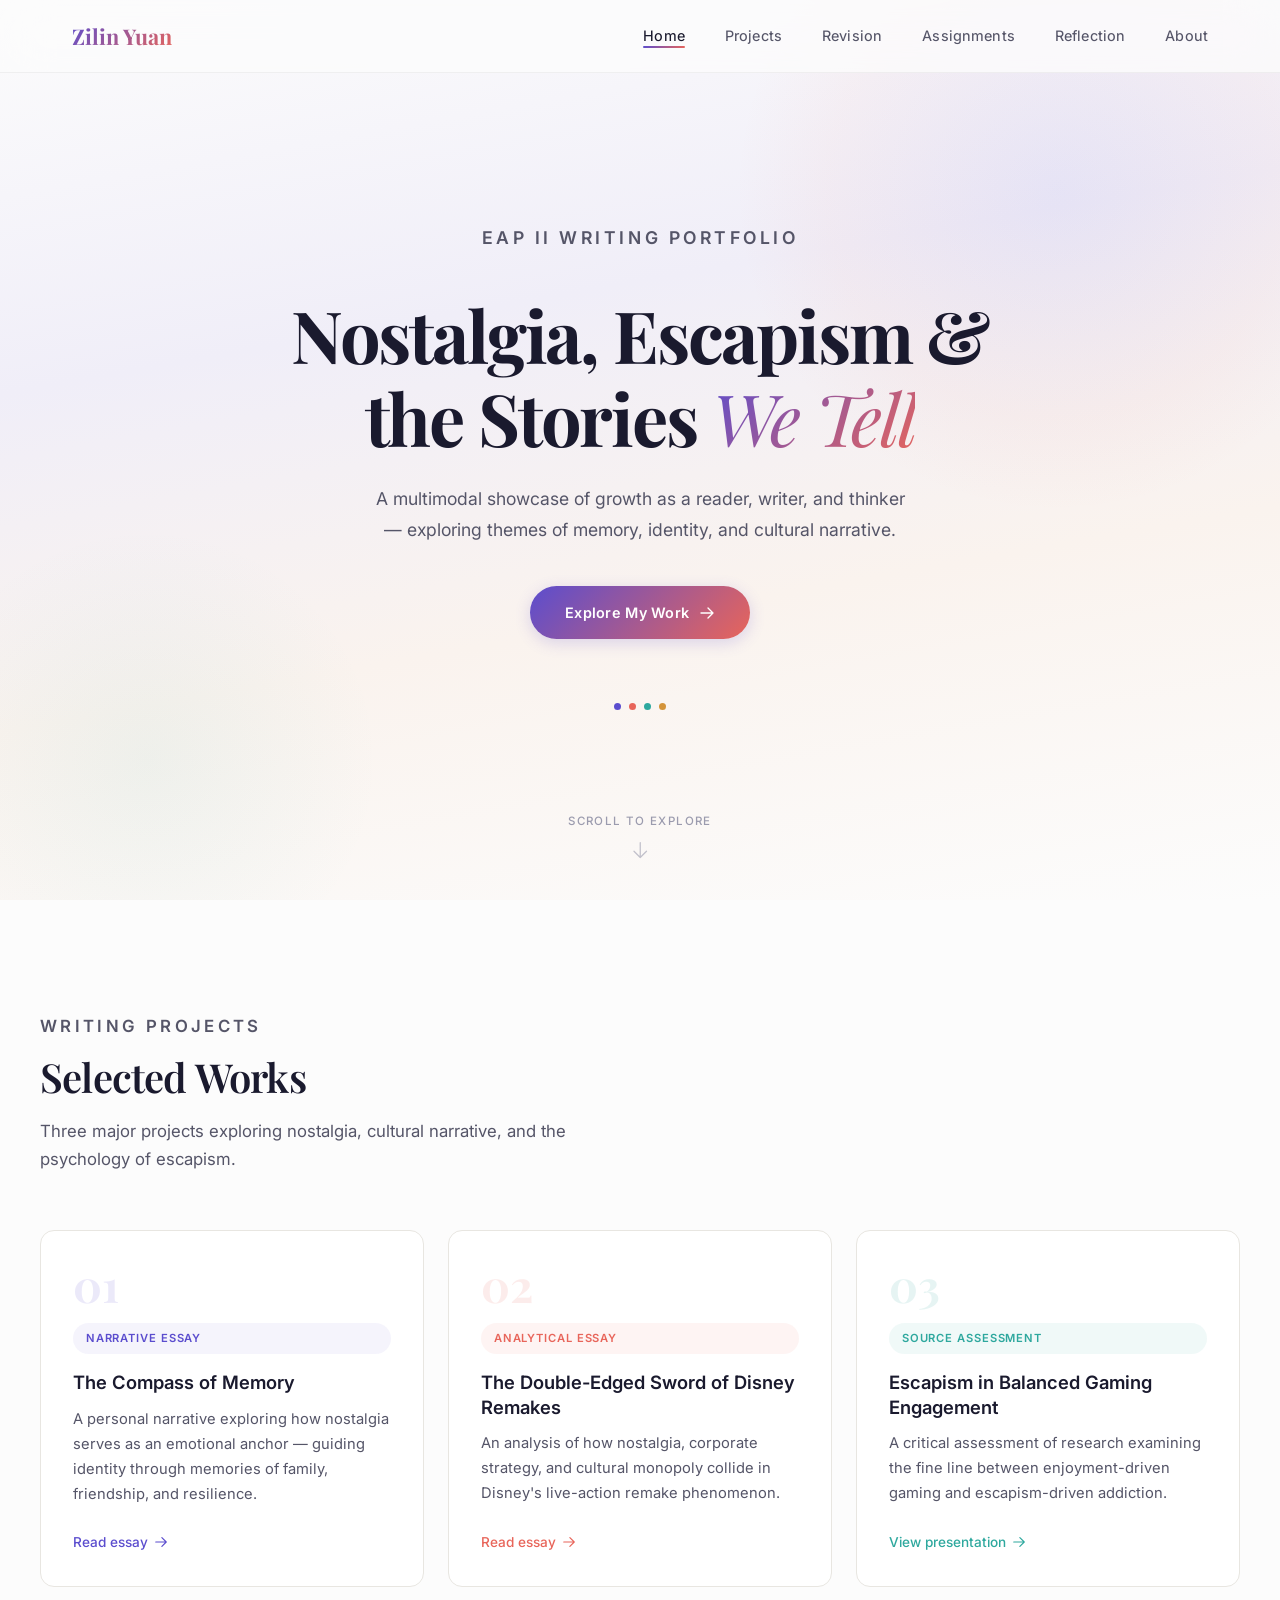
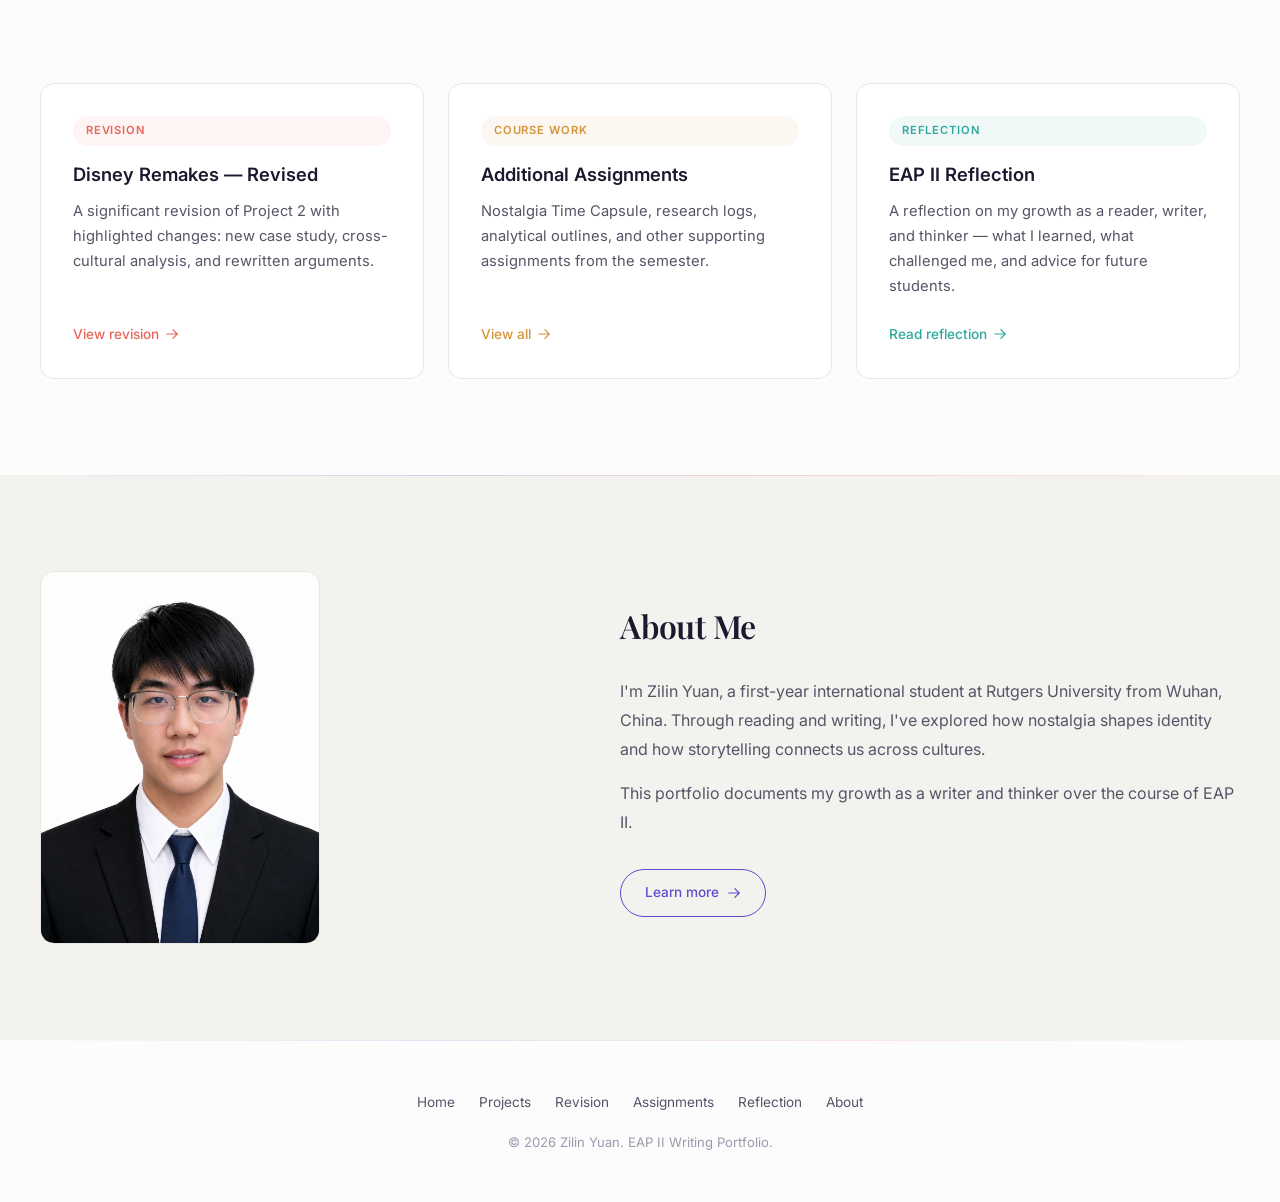
<file: index.html>
<!DOCTYPE html>
<html lang="en">
<head>
  <meta charset="UTF-8">
  <meta name="viewport" content="width=device-width, initial-scale=1.0">
  <title>Zilin Yuan — Writing Portfolio</title>
  <link rel="stylesheet" href="css/style.css">
</head>
<body>

  <nav>
    <div class="nav-inner">
      <a href="index.html" class="logo">Zilin Yuan</a>
      <button class="hamburger" onclick="document.querySelector('.nav-links').classList.toggle('open')" aria-label="Menu">
        <span></span><span></span><span></span>
      </button>
      <ul class="nav-links">
        <li><a href="index.html" class="active">Home</a></li>
        <li><a href="projects.html">Projects</a></li>
        <li><a href="projects/revision.html">Revision</a></li>
        <li><a href="projects/assignments.html">Assignments</a></li>
        <li><a href="projects/reflection-essay.html">Reflection</a></li>
        
        <li><a href="about.html">About</a></li>
      </ul>
    </div>
  </nav>

  <section class="hero">
    <div class="hero-content">
      <p class="hero-label">EAP II Writing Portfolio</p>
      <h1>Nostalgia, Escapism &amp; the Stories <em>We Tell</em></h1>
      <p>A multimodal showcase of growth as a reader, writer, and thinker — exploring themes of memory, identity, and cultural narrative.</p>
      <a href="#projects" class="hero-cta">
        Explore My Work
        <svg xmlns="http://www.w3.org/2000/svg" fill="none" viewBox="0 0 24 24" stroke-width="2" stroke="currentColor"><path stroke-linecap="round" stroke-linejoin="round" d="M13.5 4.5 21 12m0 0-7.5 7.5M21 12H3" /></svg>
      </a>
      <div class="hero-decoration">
        <span></span><span></span><span></span><span></span>
      </div>
    </div>

    <a href="#projects" class="scroll-hint" aria-label="Scroll down">
      <span class="scroll-hint-text">Scroll to explore</span>
      <svg xmlns="http://www.w3.org/2000/svg" width="20" height="20" fill="none" viewBox="0 0 24 24" stroke-width="1.5" stroke="currentColor"><path stroke-linecap="round" stroke-linejoin="round" d="M19.5 13.5 12 21m0 0-7.5-7.5M12 21V3" /></svg>
    </a>
  </section>

  <section id="projects">
    <div class="section-inner">
      <div class="section-header">
        <p class="section-label">Writing Projects</p>
        <h2>Selected Works</h2>
        <p>Three major projects exploring nostalgia, cultural narrative, and the psychology of escapism.</p>
      </div>

      <div class="projects-grid">
        <a href="projects/narrative.html" class="project-card">
          <span class="project-number">01</span>
          <span class="tag">Narrative Essay</span>
          <h3>The Compass of Memory</h3>
          <p>A personal narrative exploring how nostalgia serves as an emotional anchor — guiding identity through memories of family, friendship, and resilience.</p>
          <span class="read-more">
            Read essay
            <svg xmlns="http://www.w3.org/2000/svg" fill="none" viewBox="0 0 24 24" stroke-width="2" stroke="currentColor"><path stroke-linecap="round" stroke-linejoin="round" d="M13.5 4.5 21 12m0 0-7.5 7.5M21 12H3" /></svg>
          </span>
        </a>

        <a href="projects/connections.html" class="project-card">
          <span class="project-number">02</span>
          <span class="tag">Analytical Essay</span>
          <h3>The Double-Edged Sword of Disney Remakes</h3>
          <p>An analysis of how nostalgia, corporate strategy, and cultural monopoly collide in Disney's live-action remake phenomenon.</p>
          <span class="read-more">
            Read essay
            <svg xmlns="http://www.w3.org/2000/svg" fill="none" viewBox="0 0 24 24" stroke-width="2" stroke="currentColor"><path stroke-linecap="round" stroke-linejoin="round" d="M13.5 4.5 21 12m0 0-7.5 7.5M21 12H3" /></svg>
          </span>
        </a>

        <a href="projects/source-assessment.html" class="project-card">
          <span class="project-number">03</span>
          <span class="tag">Source Assessment</span>
          <h3>Escapism in Balanced Gaming Engagement</h3>
          <p>A critical assessment of research examining the fine line between enjoyment-driven gaming and escapism-driven addiction.</p>
          <span class="read-more">
            View presentation
            <svg xmlns="http://www.w3.org/2000/svg" fill="none" viewBox="0 0 24 24" stroke-width="2" stroke="currentColor"><path stroke-linecap="round" stroke-linejoin="round" d="M13.5 4.5 21 12m0 0-7.5 7.5M21 12H3" /></svg>
          </span>
        </a>
      </div>
    </div>
  </section>

  <section style="padding-top: 0;">
    <div class="section-inner">
      <div style="display: flex; gap: 1.5rem; flex-wrap: wrap;">
        <a href="projects/revision.html" class="project-card" style="flex: 1; min-width: 280px;">
          <span class="tag" style="color: #e8655a; background: rgba(232,101,90,0.07);">Revision</span>
          <h3>Disney Remakes — Revised</h3>
          <p>A significant revision of Project 2 with highlighted changes: new case study, cross-cultural analysis, and rewritten arguments.</p>
          <span class="read-more" style="color: #e8655a;">
            View revision
            <svg xmlns="http://www.w3.org/2000/svg" fill="none" viewBox="0 0 24 24" stroke-width="2" stroke="currentColor"><path stroke-linecap="round" stroke-linejoin="round" d="M13.5 4.5 21 12m0 0-7.5 7.5M21 12H3" /></svg>
          </span>
        </a>

        <a href="projects/assignments.html" class="project-card" style="flex: 1; min-width: 280px;">
          <span class="tag" style="color: #d4943a; background: rgba(212,148,58,0.07);">Course Work</span>
          <h3>Additional Assignments</h3>
          <p>Nostalgia Time Capsule, research logs, analytical outlines, and other supporting assignments from the semester.</p>
          <span class="read-more" style="color: #d4943a;">
            View all
            <svg xmlns="http://www.w3.org/2000/svg" fill="none" viewBox="0 0 24 24" stroke-width="2" stroke="currentColor"><path stroke-linecap="round" stroke-linejoin="round" d="M13.5 4.5 21 12m0 0-7.5 7.5M21 12H3" /></svg>
          </span>
        </a>

        <a href="projects/reflection-essay.html" class="project-card" style="flex: 1; min-width: 280px;">
          <span class="tag" style="color: #2ea89e; background: rgba(46,168,158,0.07);">Reflection</span>
          <h3>EAP II Reflection</h3>
          <p>A reflection on my growth as a reader, writer, and thinker — what I learned, what challenged me, and advice for future students.</p>
          <span class="read-more" style="color: #2ea89e;">
            Read reflection
            <svg xmlns="http://www.w3.org/2000/svg" fill="none" viewBox="0 0 24 24" stroke-width="2" stroke="currentColor"><path stroke-linecap="round" stroke-linejoin="round" d="M13.5 4.5 21 12m0 0-7.5 7.5M21 12H3" /></svg>
          </span>
        </a>
      </div>
    </div>
  </section>

  <section class="about-preview">
    <div class="section-inner">
      <div class="about-grid">
        <div class="about-image">
          <img src="Me/MyPhoto2.png" alt="Zilin Yuan">
        </div>
        <div class="about-text">
          <h2>About Me</h2>
          <p>I'm Zilin Yuan, a first-year international student at Rutgers University from Wuhan, China. Through reading and writing, I've explored how nostalgia shapes identity and how storytelling connects us across cultures.</p>
          <p>This portfolio documents my growth as a writer and thinker over the course of EAP II.</p>
          <a href="about.html" class="btn-outline">
            Learn more
            <svg xmlns="http://www.w3.org/2000/svg" width="14" height="14" fill="none" viewBox="0 0 24 24" stroke-width="2" stroke="currentColor"><path stroke-linecap="round" stroke-linejoin="round" d="M13.5 4.5 21 12m0 0-7.5 7.5M21 12H3" /></svg>
          </a>
        </div>
      </div>
    </div>
  </section>

  <footer>
    <div class="footer-inner">
      <ul class="footer-links">
        <li><a href="index.html">Home</a></li>
        <li><a href="projects.html">Projects</a></li>
        <li><a href="projects/revision.html">Revision</a></li>
        <li><a href="projects/assignments.html">Assignments</a></li>
        <li><a href="projects/reflection-essay.html">Reflection</a></li>
        
        <li><a href="about.html">About</a></li>
      </ul>
      <p>&copy; 2026 Zilin Yuan. EAP II Writing Portfolio.</p>
    </div>
  </footer>

</body>
</html>
</file>
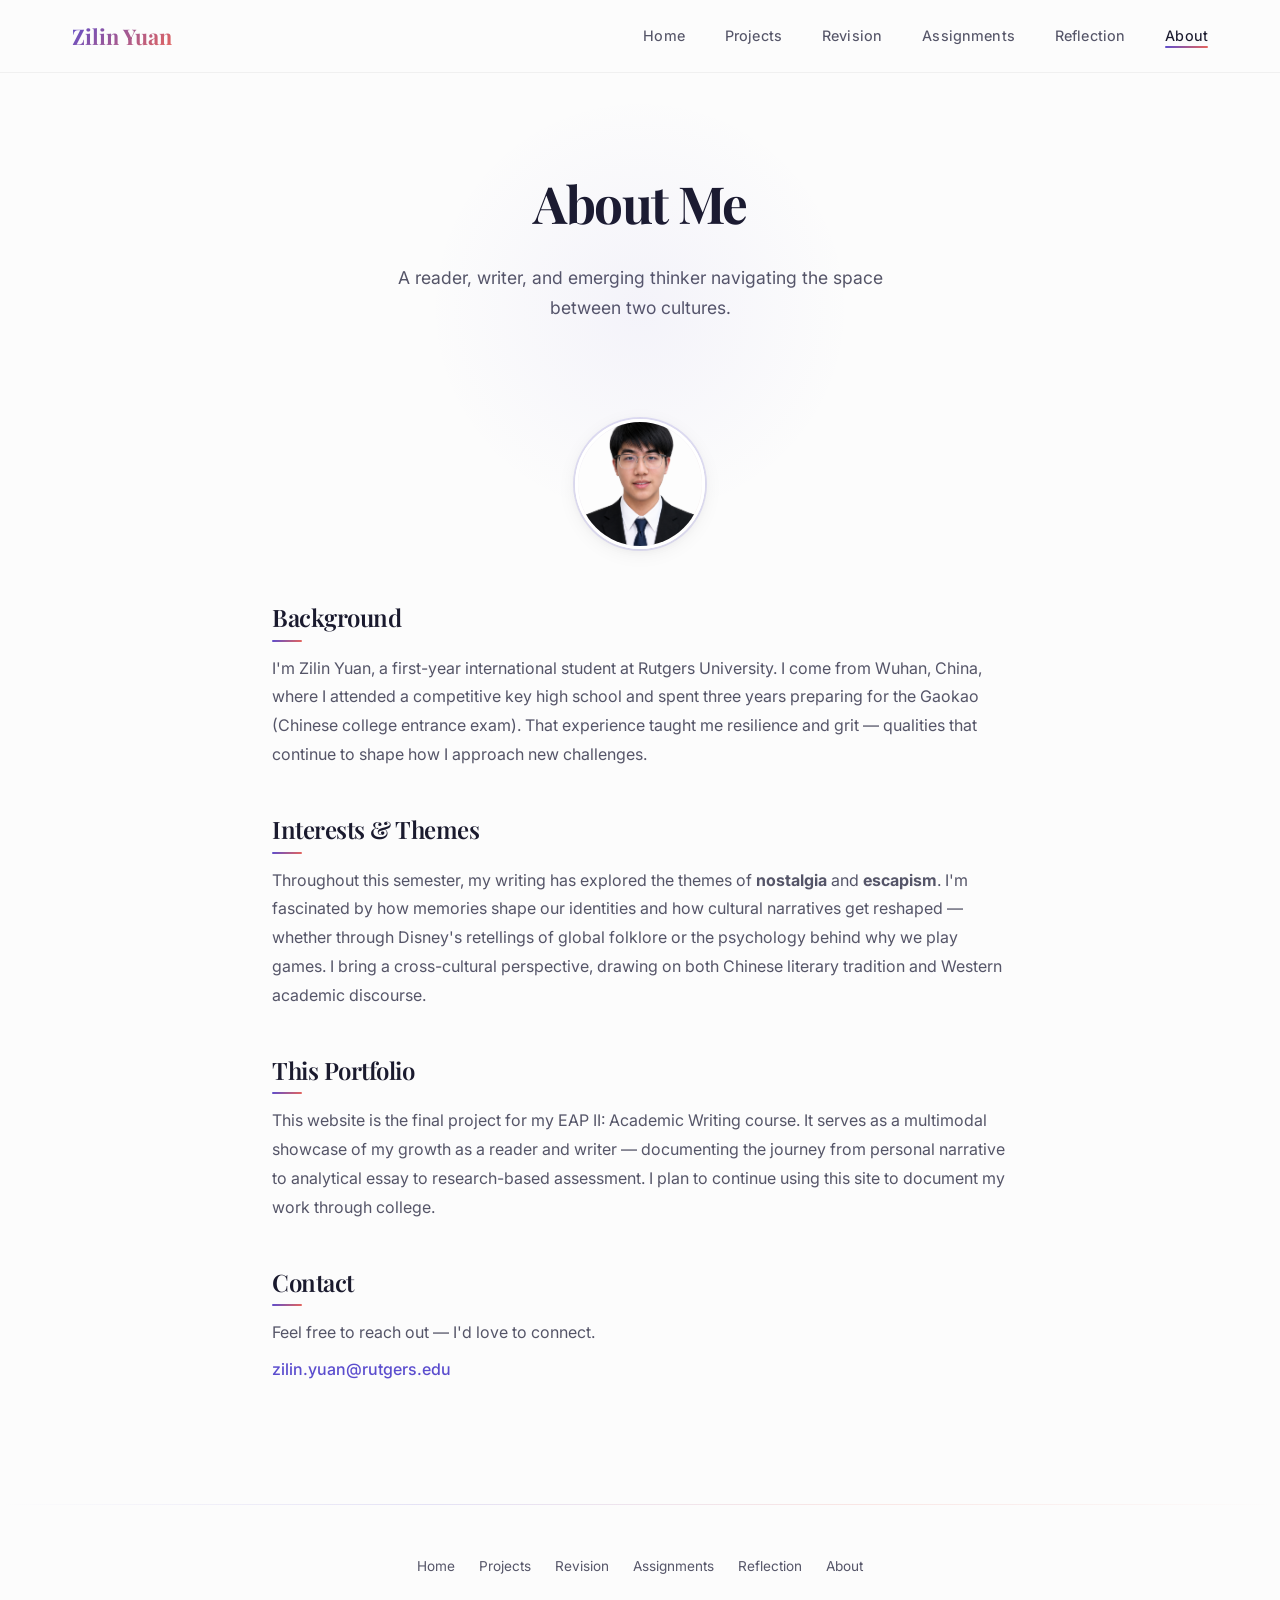
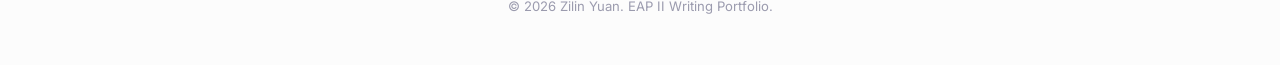
<file: about.html>
<!DOCTYPE html>
<html lang="en">
<head>
  <meta charset="UTF-8">
  <meta name="viewport" content="width=device-width, initial-scale=1.0">
  <title>About — Zilin Yuan</title>
  <link rel="stylesheet" href="css/style.css">
</head>
<body>

  <nav>
    <div class="nav-inner">
      <a href="index.html" class="logo">Zilin Yuan</a>
      <button class="hamburger" onclick="document.querySelector('.nav-links').classList.toggle('open')" aria-label="Menu">
        <span></span><span></span><span></span>
      </button>
      <ul class="nav-links">
        <li><a href="index.html">Home</a></li>
        <li><a href="projects.html">Projects</a></li>
        <li><a href="projects/revision.html">Revision</a></li>
        <li><a href="projects/assignments.html">Assignments</a></li>
        <li><a href="projects/reflection-essay.html">Reflection</a></li>
        <li><a href="about.html" class="active">About</a></li>
      </ul>
    </div>
  </nav>

  <div class="about-page-hero">
    <h1>About Me</h1>
    <p>A reader, writer, and emerging thinker navigating the space between two cultures.</p>
  </div>

  <div class="about-details">
    <div class="about-photo"><img src="Me/MyPhoto2.png" alt="Zilin Yuan" style="width:100%;height:100%;object-fit:cover;"></div>

    <div class="about-section">
      <h2>Background</h2>
      <p>I'm Zilin Yuan, a first-year international student at Rutgers University. I come from Wuhan, China, where I attended a competitive key high school and spent three years preparing for the Gaokao (Chinese college entrance exam). That experience taught me resilience and grit — qualities that continue to shape how I approach new challenges.</p>
    </div>

    <div class="about-section">
      <h2>Interests &amp; Themes</h2>
      <p>Throughout this semester, my writing has explored the themes of <strong>nostalgia</strong> and <strong>escapism</strong>. I'm fascinated by how memories shape our identities and how cultural narratives get reshaped — whether through Disney's retellings of global folklore or the psychology behind why we play games. I bring a cross-cultural perspective, drawing on both Chinese literary tradition and Western academic discourse.</p>
    </div>

    <div class="about-section">
      <h2>This Portfolio</h2>
      <p>This website is the final project for my EAP II: Academic Writing course. It serves as a multimodal showcase of my growth as a reader and writer — documenting the journey from personal narrative to analytical essay to research-based assessment. I plan to continue using this site to document my work through college.</p>
    </div>

    <div class="about-section">
      <h2>Contact</h2>
      <p>Feel free to reach out — I'd love to connect.</p>
      <p style="margin-top: 0.5rem;">
        <a href="mailto:zilin.yuan@rutgers.edu" style="color: #5b4dce; text-decoration: none; font-weight: 500;">zilin.yuan@rutgers.edu</a>
      </p>
    </div>
  </div>

  <footer>
    <div class="footer-inner">
      <ul class="footer-links">
        <li><a href="index.html">Home</a></li>
        <li><a href="projects.html">Projects</a></li>
        <li><a href="projects/revision.html">Revision</a></li>
        <li><a href="projects/assignments.html">Assignments</a></li>
        <li><a href="projects/reflection-essay.html">Reflection</a></li>
        
        <li><a href="about.html">About</a></li>
      </ul>
      <p>&copy; 2026 Zilin Yuan. EAP II Writing Portfolio.</p>
    </div>
  </footer>

</body>
</html>
</file>
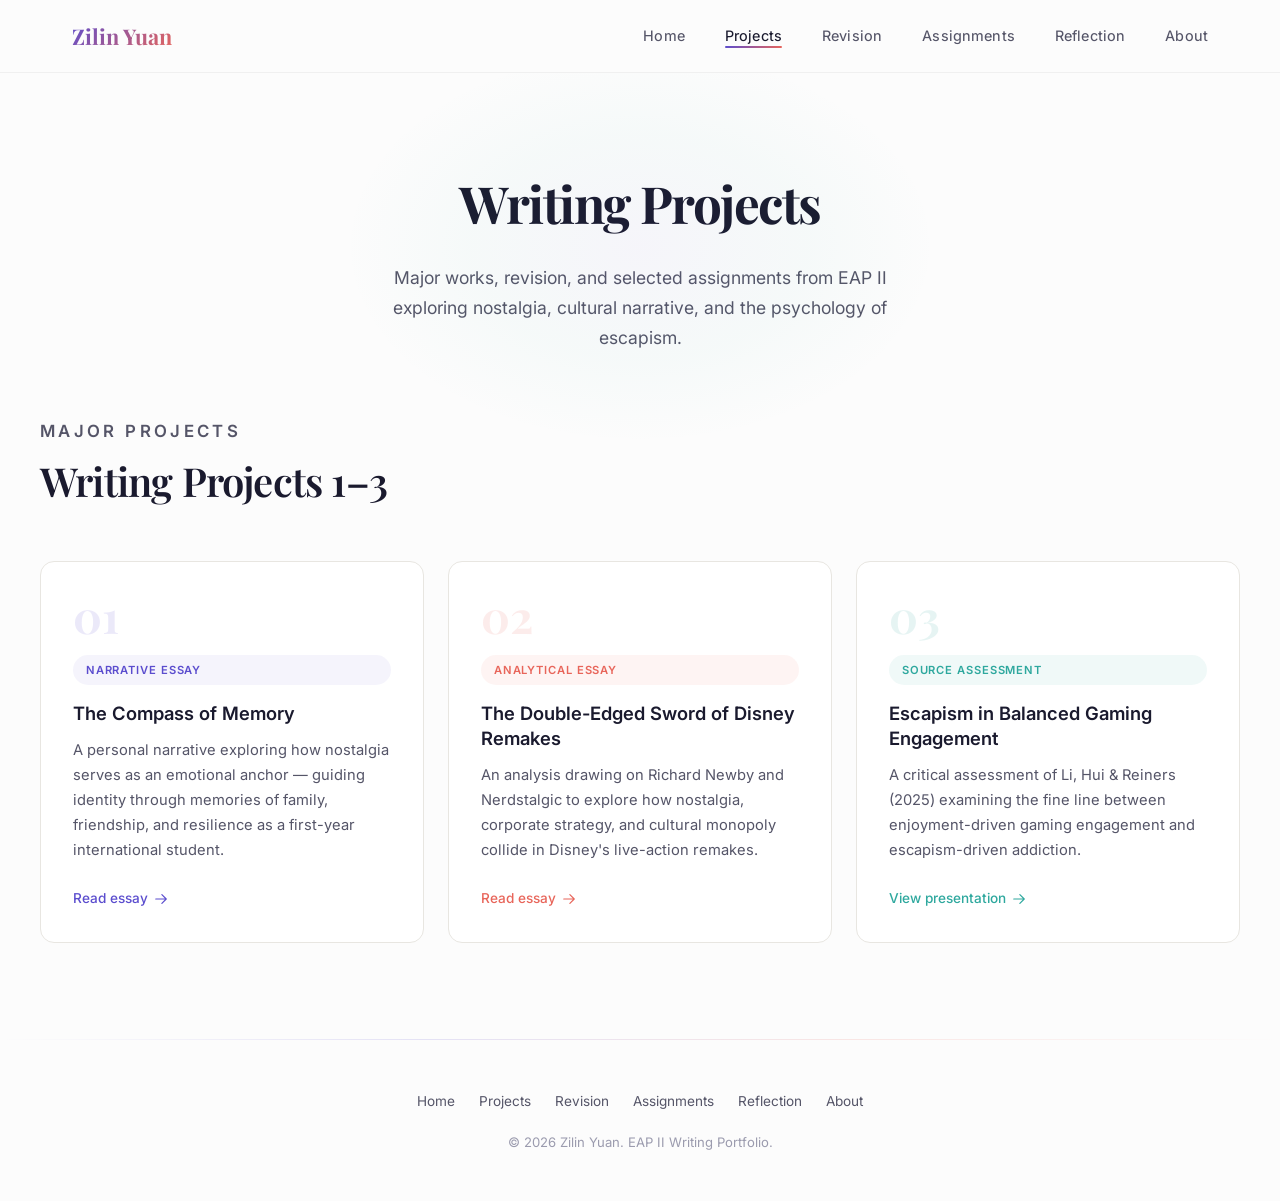
<file: projects.html>
<!DOCTYPE html>
<html lang="en">
<head>
  <meta charset="UTF-8">
  <meta name="viewport" content="width=device-width, initial-scale=1.0">
  <title>Projects — Zilin Yuan</title>
  <link rel="stylesheet" href="css/style.css">
</head>
<body>

  <nav>
    <div class="nav-inner">
      <a href="index.html" class="logo">Zilin Yuan</a>
      <button class="hamburger" onclick="document.querySelector('.nav-links').classList.toggle('open')" aria-label="Menu">
        <span></span><span></span><span></span>
      </button>
      <ul class="nav-links">
        <li><a href="index.html">Home</a></li>
        <li><a href="projects.html" class="active">Projects</a></li>
        <li><a href="projects/revision.html">Revision</a></li>
        <li><a href="projects/assignments.html">Assignments</a></li>
        <li><a href="projects/reflection-essay.html">Reflection</a></li>
        
        <li><a href="about.html">About</a></li>
      </ul>
    </div>
  </nav>

  <div class="projects-page">
    <h1>Writing Projects</h1>
    <p>Major works, revision, and selected assignments from EAP II exploring nostalgia, cultural narrative, and the psychology of escapism.</p>
  </div>

  <section style="padding-top: 1rem;">
    <div class="section-inner">
      <div class="section-header">
        <p class="section-label">Major Projects</p>
        <h2>Writing Projects 1–3</h2>
      </div>

      <div class="projects-grid">
        <a href="projects/narrative.html" class="project-card">
          <span class="project-number">01</span>
          <span class="tag">Narrative Essay</span>
          <h3>The Compass of Memory</h3>
          <p>A personal narrative exploring how nostalgia serves as an emotional anchor — guiding identity through memories of family, friendship, and resilience as a first-year international student.</p>
          <span class="read-more">
            Read essay
            <svg xmlns="http://www.w3.org/2000/svg" fill="none" viewBox="0 0 24 24" stroke-width="2" stroke="currentColor"><path stroke-linecap="round" stroke-linejoin="round" d="M13.5 4.5 21 12m0 0-7.5 7.5M21 12H3" /></svg>
          </span>
        </a>

        <a href="projects/connections.html" class="project-card">
          <span class="project-number">02</span>
          <span class="tag">Analytical Essay</span>
          <h3>The Double-Edged Sword of Disney Remakes</h3>
          <p>An analysis drawing on Richard Newby and Nerdstalgic to explore how nostalgia, corporate strategy, and cultural monopoly collide in Disney's live-action remakes.</p>
          <span class="read-more">
            Read essay
            <svg xmlns="http://www.w3.org/2000/svg" fill="none" viewBox="0 0 24 24" stroke-width="2" stroke="currentColor"><path stroke-linecap="round" stroke-linejoin="round" d="M13.5 4.5 21 12m0 0-7.5 7.5M21 12H3" /></svg>
          </span>
        </a>

        <a href="projects/source-assessment.html" class="project-card">
          <span class="project-number">03</span>
          <span class="tag">Source Assessment</span>
          <h3>Escapism in Balanced Gaming Engagement</h3>
          <p>A critical assessment of Li, Hui &amp; Reiners (2025) examining the fine line between enjoyment-driven gaming engagement and escapism-driven addiction.</p>
          <span class="read-more">
            View presentation
            <svg xmlns="http://www.w3.org/2000/svg" fill="none" viewBox="0 0 24 24" stroke-width="2" stroke="currentColor"><path stroke-linecap="round" stroke-linejoin="round" d="M13.5 4.5 21 12m0 0-7.5 7.5M21 12H3" /></svg>
          </span>
        </a>
      </div>
    </div>
  </section>


  <footer>
    <div class="footer-inner">
      <ul class="footer-links">
        <li><a href="index.html">Home</a></li>
        <li><a href="projects.html">Projects</a></li>
        <li><a href="projects/revision.html">Revision</a></li>
        <li><a href="projects/assignments.html">Assignments</a></li>
        <li><a href="projects/reflection-essay.html">Reflection</a></li>
        
        <li><a href="about.html">About</a></li>
      </ul>
      <p>&copy; 2026 Zilin Yuan. EAP II Writing Portfolio.</p>
    </div>
  </footer>

</body>
</html>
</file>
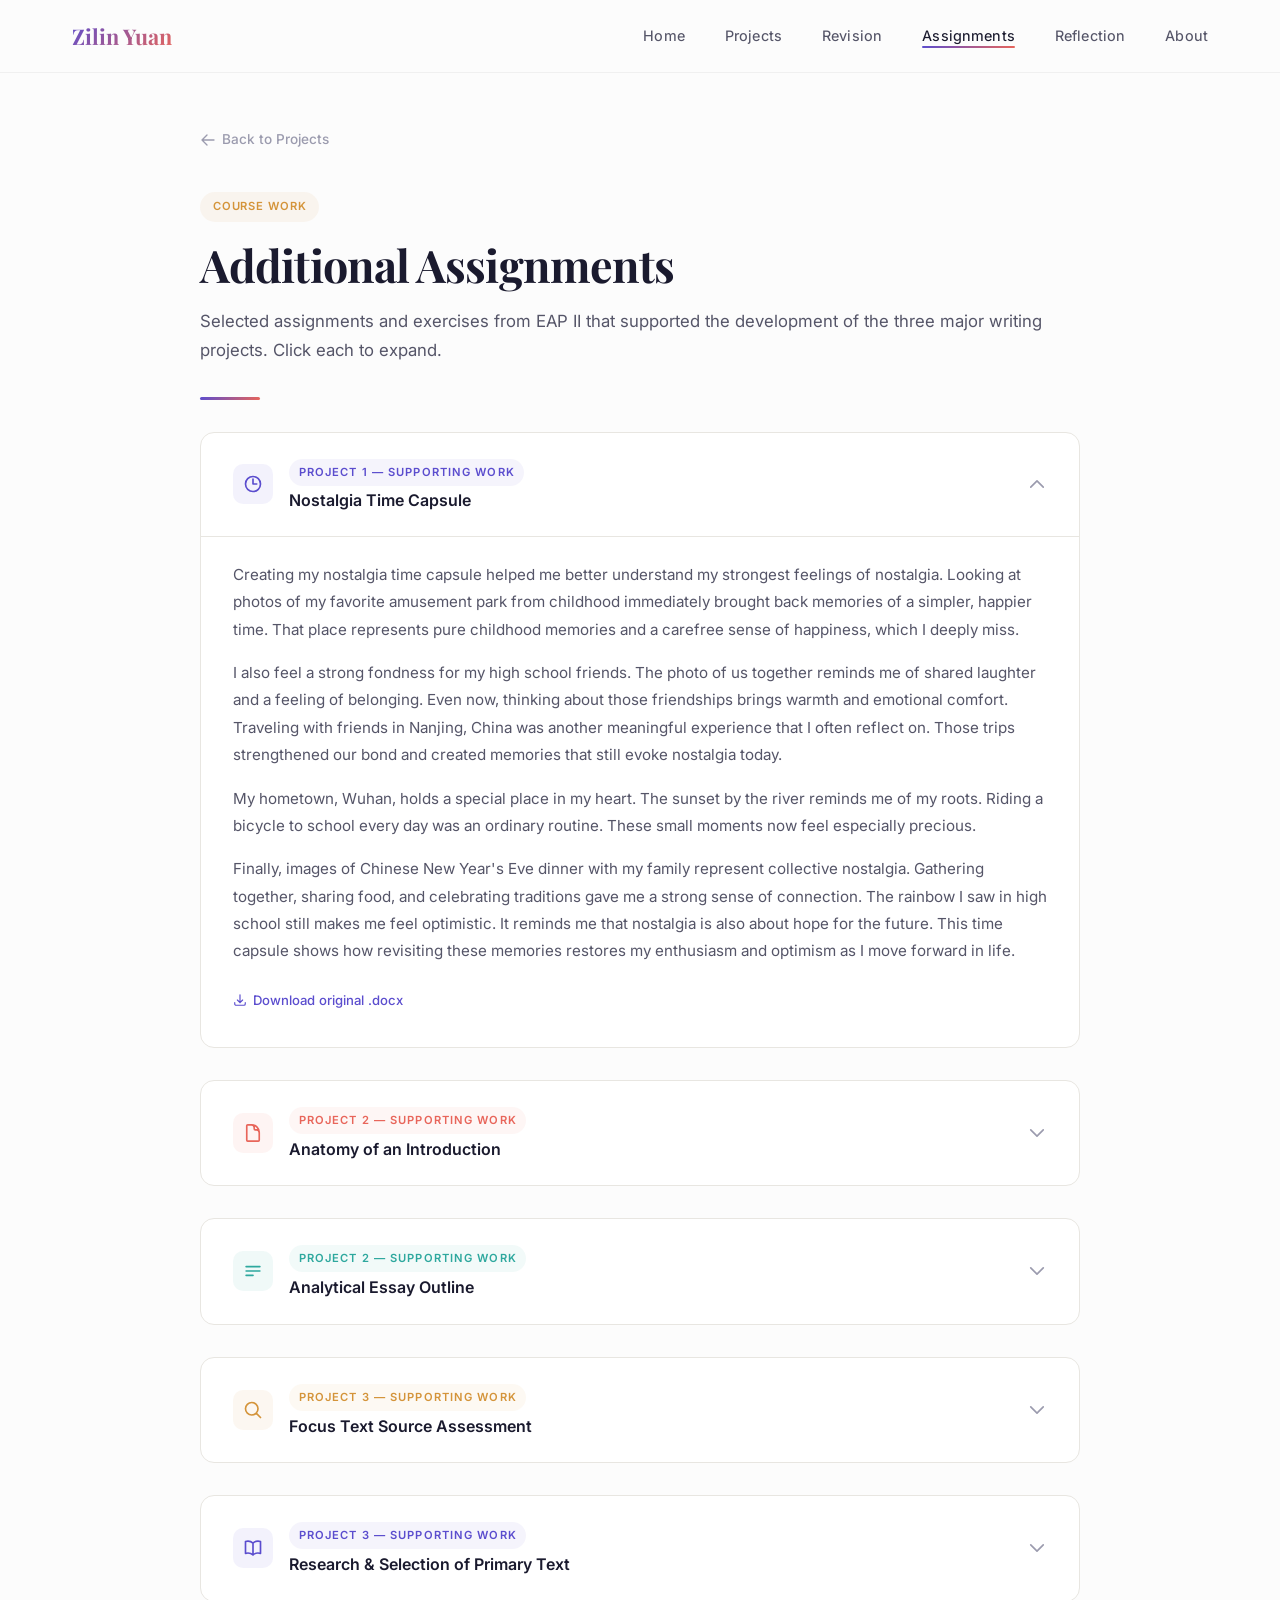
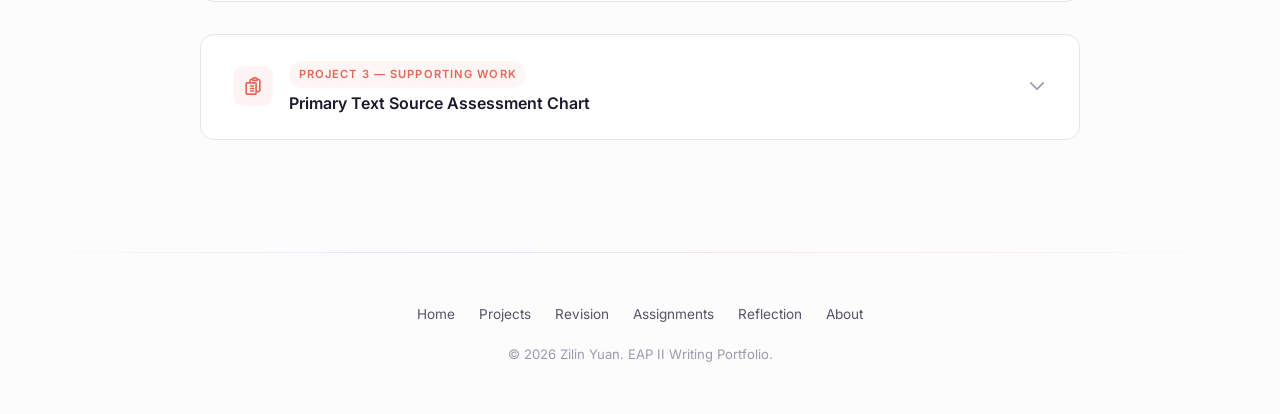
<file: projects/assignments.html>
<!DOCTYPE html>
<html lang="en">
<head>
  <meta charset="UTF-8">
  <meta name="viewport" content="width=device-width, initial-scale=1.0">
  <title>Additional Assignments — Zilin Yuan</title>
  <link rel="stylesheet" href="../css/style.css">
  <style>
    .assignment-block {
      background: #fff;
      border: 1px solid #e8e6e1;
      border-radius: 14px;
      margin-bottom: 2rem;
      overflow: hidden;
      transition: 0.3s ease;
    }

    .assignment-block:hover {
      box-shadow: 0 4px 20px rgba(0,0,0,0.05);
    }

    .assignment-header {
      padding: 1.5rem 2rem;
      cursor: pointer;
      display: flex;
      align-items: center;
      justify-content: space-between;
      gap: 1rem;
      user-select: none;
      border-bottom: 1px solid transparent;
      transition: 0.3s ease;
    }

    .assignment-block.open .assignment-header {
      border-bottom: 1px solid #e8e6e1;
    }

    .assignment-header-left {
      display: flex;
      align-items: center;
      gap: 1rem;
    }

    .assignment-icon {
      width: 40px;
      height: 40px;
      border-radius: 10px;
      display: flex;
      align-items: center;
      justify-content: center;
      flex-shrink: 0;
    }

    .assignment-header h3 {
      font-size: 1rem;
      font-weight: 600;
      color: #1a1a2e;
      line-height: 1.35;
    }

    .assignment-header .toggle-icon {
      width: 20px;
      height: 20px;
      color: #9b9bae;
      transition: transform 0.3s ease;
      flex-shrink: 0;
    }

    .assignment-block.open .toggle-icon {
      transform: rotate(180deg);
    }

    .assignment-body {
      display: none;
      padding: 1.5rem 2rem 2rem;
    }

    .assignment-block.open .assignment-body {
      display: block;
    }

    .assignment-body p {
      font-size: 0.95rem;
      color: #555568;
      line-height: 1.8;
      margin-bottom: 1rem;
    }

    .assignment-body h4 {
      font-family: 'Playfair Display', serif;
      font-size: 1.05rem;
      font-weight: 600;
      color: #1a1a2e;
      margin: 1.5rem 0 0.6rem;
    }

    .assignment-body h4:first-child {
      margin-top: 0;
    }

    .assignment-body ul, .assignment-body ol {
      padding-left: 1.3rem;
      margin-bottom: 1rem;
    }

    .assignment-body li {
      font-size: 0.92rem;
      color: #555568;
      line-height: 1.7;
      margin-bottom: 0.3rem;
    }

    .assignment-body .info-table {
      width: 100%;
      border-collapse: collapse;
      margin: 1rem 0;
      font-size: 0.9rem;
    }

    .info-table th {
      text-align: left;
      padding: 0.7rem 1rem;
      background: #f4f2ee;
      color: #1a1a2e;
      font-weight: 600;
      font-size: 0.82rem;
      text-transform: uppercase;
      letter-spacing: 0.05em;
      border-bottom: 1px solid #e8e6e1;
    }

    .info-table td {
      padding: 0.8rem 1rem;
      color: #555568;
      line-height: 1.65;
      border-bottom: 1px solid #f0efee;
      vertical-align: top;
    }

    .info-table tr:last-child td {
      border-bottom: none;
    }

    .info-table td:first-child {
      font-weight: 500;
      color: #1a1a2e;
      white-space: nowrap;
      width: 180px;
    }

    .dl-link {
      display: inline-flex;
      align-items: center;
      gap: 0.4rem;
      margin-top: 0.5rem;
      font-size: 0.82rem;
      font-weight: 500;
      color: #5b4dce;
      text-decoration: none;
      transition: 0.3s ease;
    }

    .dl-link:hover { color: #e8655a; }

    .dl-link svg { width: 14px; height: 14px; }

    .quote-block {
      border-left: 3px solid #5b4dce;
      padding: 0.8rem 1.2rem;
      margin: 1rem 0;
      background: rgba(91, 77, 206, 0.03);
      border-radius: 0 8px 8px 0;
      font-size: 0.9rem;
      color: #555568;
      line-height: 1.7;
    }

    .section-label-inline {
      font-size: 0.7rem;
      font-weight: 600;
      letter-spacing: 0.1em;
      text-transform: uppercase;
      padding: 0.25rem 0.6rem;
      border-radius: 100px;
      display: inline-block;
      margin-bottom: 0.3rem;
    }

    @media (max-width: 768px) {
      .info-table td:first-child {
        white-space: normal;
        width: auto;
      }
      .assignment-header { padding: 1.2rem 1.5rem; }
      .assignment-body { padding: 1.2rem 1.5rem 1.5rem; }
    }
  </style>
</head>
<body>

  <nav>
    <div class="nav-inner">
      <a href="../index.html" class="logo">Zilin Yuan</a>
      <button class="hamburger" onclick="document.querySelector('.nav-links').classList.toggle('open')" aria-label="Menu">
        <span></span><span></span><span></span>
      </button>
      <ul class="nav-links">
        <li><a href="../index.html">Home</a></li>
        <li><a href="../projects.html">Projects</a></li>
        <li><a href="revision.html">Revision</a></li>
        <li><a href="assignments.html" class="active">Assignments</a></li>
        <li><a href="reflection-essay.html">Reflection</a></li>
        
        <li><a href="../about.html">About</a></li>
      </ul>
    </div>
  </nav>

  <div class="article-page">
    <div class="article-inner" style="max-width: 880px;">
      <a href="../projects.html" class="article-back">
        <svg xmlns="http://www.w3.org/2000/svg" width="16" height="16" fill="none" viewBox="0 0 24 24" stroke-width="2" stroke="currentColor"><path stroke-linecap="round" stroke-linejoin="round" d="M10.5 19.5 3 12m0 0 7.5-7.5M3 12h18" /></svg>
        Back to Projects
      </a>

      <div class="article-meta">
        <span class="tag" style="color: #d4943a; background: rgba(212,148,58,0.07);">Course Work</span>
        <h1>Additional Assignments</h1>
        <p class="subtitle">Selected assignments and exercises from EAP II that supported the development of the three major writing projects. Click each to expand.</p>
      </div>

      <div class="article-divider"></div>

      <!-- 1. Nostalgia Time Capsule -->
      <div class="assignment-block open">
        <div class="assignment-header" onclick="this.parentElement.classList.toggle('open')">
          <div class="assignment-header-left">
            <div class="assignment-icon" style="background: rgba(91,77,206,0.07); color: #5b4dce;">
              <svg xmlns="http://www.w3.org/2000/svg" width="20" height="20" fill="none" viewBox="0 0 24 24" stroke-width="2" stroke="currentColor"><path stroke-linecap="round" stroke-linejoin="round" d="M12 6v6h4.5m4.5 0a9 9 0 1 1-18 0 9 9 0 0 1 18 0Z" /></svg>
            </div>
            <div>
              <span class="section-label-inline" style="color: #5b4dce; background: rgba(91,77,206,0.06);">Project 1 — Supporting Work</span>
              <h3>Nostalgia Time Capsule</h3>
            </div>
          </div>
          <svg class="toggle-icon" xmlns="http://www.w3.org/2000/svg" fill="none" viewBox="0 0 24 24" stroke-width="2" stroke="currentColor"><path stroke-linecap="round" stroke-linejoin="round" d="m19.5 8.25-7.5 7.5-7.5-7.5" /></svg>
        </div>
        <div class="assignment-body">
          <p>Creating my nostalgia time capsule helped me better understand my strongest feelings of nostalgia. Looking at photos of my favorite amusement park from childhood immediately brought back memories of a simpler, happier time. That place represents pure childhood memories and a carefree sense of happiness, which I deeply miss.</p>
          <p>I also feel a strong fondness for my high school friends. The photo of us together reminds me of shared laughter and a feeling of belonging. Even now, thinking about those friendships brings warmth and emotional comfort. Traveling with friends in Nanjing, China was another meaningful experience that I often reflect on. Those trips strengthened our bond and created memories that still evoke nostalgia today.</p>
          <p>My hometown, Wuhan, holds a special place in my heart. The sunset by the river reminds me of my roots. Riding a bicycle to school every day was an ordinary routine. These small moments now feel especially precious.</p>
          <p>Finally, images of Chinese New Year's Eve dinner with my family represent collective nostalgia. Gathering together, sharing food, and celebrating traditions gave me a strong sense of connection. The rainbow I saw in high school still makes me feel optimistic. It reminds me that nostalgia is also about hope for the future. This time capsule shows how revisiting these memories restores my enthusiasm and optimism as I move forward in life.</p>
          <a href="../Document/Nostalgia Time Capsule - Zilin (1).docx" class="dl-link">
            <svg xmlns="http://www.w3.org/2000/svg" fill="none" viewBox="0 0 24 24" stroke-width="2" stroke="currentColor"><path stroke-linecap="round" stroke-linejoin="round" d="M3 16.5v2.25A2.25 2.25 0 0 0 5.25 21h13.5A2.25 2.25 0 0 0 21 18.75V16.5M16.5 12 12 16.5m0 0L7.5 12m4.5 4.5V3" /></svg>
            Download original .docx
          </a>
        </div>
      </div>

      <!-- 2. Anatomy of an Introduction -->
      <div class="assignment-block">
        <div class="assignment-header" onclick="this.parentElement.classList.toggle('open')">
          <div class="assignment-header-left">
            <div class="assignment-icon" style="background: rgba(232,101,90,0.07); color: #e8655a;">
              <svg xmlns="http://www.w3.org/2000/svg" width="20" height="20" fill="none" viewBox="0 0 24 24" stroke-width="2" stroke="currentColor"><path stroke-linecap="round" stroke-linejoin="round" d="M19.5 14.25v-2.625a3.375 3.375 0 0 0-3.375-3.375h-1.5A1.125 1.125 0 0 1 13.5 7.125v-1.5a3.375 3.375 0 0 0-3.375-3.375H8.25m2.25 0H5.625c-.621 0-1.125.504-1.125 1.125v17.25c0 .621.504 1.125 1.125 1.125h12.75c.621 0 1.125-.504 1.125-1.125V11.25a9 9 0 0 0-9-9Z" /></svg>
            </div>
            <div>
              <span class="section-label-inline" style="color: #e8655a; background: rgba(232,101,90,0.06);">Project 2 — Supporting Work</span>
              <h3>Anatomy of an Introduction</h3>
            </div>
          </div>
          <svg class="toggle-icon" xmlns="http://www.w3.org/2000/svg" fill="none" viewBox="0 0 24 24" stroke-width="2" stroke="currentColor"><path stroke-linecap="round" stroke-linejoin="round" d="m19.5 8.25-7.5 7.5-7.5-7.5" /></svg>
        </div>
        <div class="assignment-body">
          <p>An exercise dissecting the anatomy of an introductory paragraph for a two-author analytical essay. Using a provided example, I organized my own introduction for the Drawing Connections project following four structural steps:</p>
          <table class="info-table">
            <tr>
              <td>1. Attention Grabber</td>
              <td>In recent years, Disney's live-action remakes have consistently dominated the global box office, but they have also consistently sparked heated debates among audiences and critics.</td>
            </tr>
            <tr>
              <td>2. Introduce Texts</td>
              <td>The two main texts analyzed are Richard Newby's article "Lion King, Originality and the Backlash Against Remakes" and Nerdstalgic's YouTube video essay "The Problem With Disney's Movies In One Word."</td>
            </tr>
            <tr>
              <td>3. Lead to Main Idea</td>
              <td>An analysis of these two perspectives reveals that the intense backlash against Disney's remakes stems from far more than a mere lack of originality.</td>
            </tr>
            <tr>
              <td>4. Thesis Statement</td>
              <td>The backlash represents a complex, multifaceted reaction — a resistance to careless creative execution, a warning against the toxic double-edged sword of nostalgia, and a growing concern about corporate monopolization of shared cultural narratives.</td>
            </tr>
          </table>
          <a href="../Document/Anatomy of an Introduction 2 Authors with Example (2).docx" class="dl-link">
            <svg xmlns="http://www.w3.org/2000/svg" fill="none" viewBox="0 0 24 24" stroke-width="2" stroke="currentColor"><path stroke-linecap="round" stroke-linejoin="round" d="M3 16.5v2.25A2.25 2.25 0 0 0 5.25 21h13.5A2.25 2.25 0 0 0 21 18.75V16.5M16.5 12 12 16.5m0 0L7.5 12m4.5 4.5V3" /></svg>
            Download original .docx
          </a>
        </div>
      </div>

      <!-- 3. Analytical Essay Outline -->
      <div class="assignment-block">
        <div class="assignment-header" onclick="this.parentElement.classList.toggle('open')">
          <div class="assignment-header-left">
            <div class="assignment-icon" style="background: rgba(46,168,158,0.07); color: #2ea89e;">
              <svg xmlns="http://www.w3.org/2000/svg" width="20" height="20" fill="none" viewBox="0 0 24 24" stroke-width="2" stroke="currentColor"><path stroke-linecap="round" stroke-linejoin="round" d="M3.75 6.75h16.5M3.75 12h16.5m-16.5 5.25H12" /></svg>
            </div>
            <div>
              <span class="section-label-inline" style="color: #2ea89e; background: rgba(46,168,158,0.06);">Project 2 — Supporting Work</span>
              <h3>Analytical Essay Outline</h3>
            </div>
          </div>
          <svg class="toggle-icon" xmlns="http://www.w3.org/2000/svg" fill="none" viewBox="0 0 24 24" stroke-width="2" stroke="currentColor"><path stroke-linecap="round" stroke-linejoin="round" d="m19.5 8.25-7.5 7.5-7.5-7.5" /></svg>
        </div>
        <div class="assignment-body">
          <p>A structured outline building the skeleton of the Drawing Connections Essay — organizing thesis, topic sentences, evidence, and analysis for each body paragraph.</p>

          <h4>Body Paragraph 1 — Originality vs. Adaptation</h4>
          <p><strong>Topic Sentence:</strong> Many critics complain that remaking films like <em>The Lion King</em> or <em>Aladdin</em> proves Hollywood has run out of new ideas. However, adaptation is a longstanding human storytelling tradition, and Disney's foundational success was built entirely on remaking public domain fairy tales.</p>
          <div class="quote-block"><strong>Newby:</strong> "The vast majority of Disney's animated classics are already retellings. The studio's cinematic success that began with <em>Snow White and the Seven Dwarves</em> (1937) was founded on the idea of remaking."</div>
          <div class="quote-block"><strong>Nerdstalgic:</strong> Intertextual moments "shouldn't be relied on to make up for the lack of storytelling creativity. It's almost as if Disney believes we aren't smart enough or capable enough of understanding a new story" (5:55–6:05).</div>
          <p><strong>Connection:</strong> While Newby points out that retelling stories is a historical norm, Nerdstalgic argues that Disney's current method leans too heavily on mere visual recognition rather than actual creative effort. Together, they suggest audiences reject the lazy execution, not the concept of remakes itself.</p>

          <h4>Body Paragraph 2 — The Double-Edged Sword of Nostalgia</h4>
          <p><strong>Topic Sentence:</strong> Audiences are drawn to remakes out of a deep desire to revisit childhood favorites. Yet any deviation from the original memory often sparks immediate and intense outrage.</p>
          <div class="quote-block"><strong>Newby:</strong> "There is unquestionably an element of nostalgia that drives audiences to theaters… and that element is largely the reason behind why casting decisions so often turn ugly."</div>
          <div class="quote-block"><strong>Nerdstalgic:</strong> "We begin to seek out the nostalgia and resent everything that isn't" (4:19–4:24).</div>
          <p><strong>Connection:</strong> Both authors agree that nostalgia is a double-edged sword: it guarantees massive ticket sales while simultaneously breeding a rigid, toxic fan environment that stifles progressive artistic choices.</p>

          <h4>Body Paragraph 3 — Corporate Monopoly of Cultural Narratives</h4>
          <p><strong>Topic Sentence:</strong> Disney's specific versions have become the most recognized worldwide. Critics worry a single corporation is erasing the broader history of global stories.</p>
          <div class="quote-block"><strong>Newby:</strong> "These remakes are now the dominant tellings of these stories, while the knowledge that they are only a small part of history has become lost on too many moviegoers."</div>
          <div class="quote-block"><strong>Nerdstalgic:</strong> "We've grown up. We know these moments too well to be fooled by the moment they're recreating… Maybe it's time Disney grows with us" (8:31–8:44).</div>
          <p><strong>Connection:</strong> Newby warns Disney's monopolistic approach threatens to rewrite storytelling history. Nerdstalgic builds on this by arguing the dominance relies on "fooling" an audience that has already outgrown these mechanical recreations.</p>

          <a href="../Document/Analytical Essay Outlining Template EAP II-2 (2).docx" class="dl-link">
            <svg xmlns="http://www.w3.org/2000/svg" fill="none" viewBox="0 0 24 24" stroke-width="2" stroke="currentColor"><path stroke-linecap="round" stroke-linejoin="round" d="M3 16.5v2.25A2.25 2.25 0 0 0 5.25 21h13.5A2.25 2.25 0 0 0 21 18.75V16.5M16.5 12 12 16.5m0 0L7.5 12m4.5 4.5V3" /></svg>
            Download original .docx
          </a>
        </div>
      </div>

      <!-- 4. Focus Text Source Assessment -->
      <div class="assignment-block">
        <div class="assignment-header" onclick="this.parentElement.classList.toggle('open')">
          <div class="assignment-header-left">
            <div class="assignment-icon" style="background: rgba(212,148,58,0.07); color: #d4943a;">
              <svg xmlns="http://www.w3.org/2000/svg" width="20" height="20" fill="none" viewBox="0 0 24 24" stroke-width="2" stroke="currentColor"><path stroke-linecap="round" stroke-linejoin="round" d="m21 21-5.197-5.197m0 0A7.5 7.5 0 1 0 5.196 5.196a7.5 7.5 0 0 0 10.607 10.607Z" /></svg>
            </div>
            <div>
              <span class="section-label-inline" style="color: #d4943a; background: rgba(212,148,58,0.06);">Project 3 — Supporting Work</span>
              <h3>Focus Text Source Assessment</h3>
            </div>
          </div>
          <svg class="toggle-icon" xmlns="http://www.w3.org/2000/svg" fill="none" viewBox="0 0 24 24" stroke-width="2" stroke="currentColor"><path stroke-linecap="round" stroke-linejoin="round" d="m19.5 8.25-7.5 7.5-7.5-7.5" /></svg>
        </div>
        <div class="assignment-body">
          <p>An initial source assessment developing research skills around the course theme of escapism.</p>
          <table class="info-table">
            <tr>
              <td>Title &amp; Author</td>
              <td>"Escapism: Current Studies and Research Prospects in Contemporary Psychology" by Oxana Igorevna Olkina</td>
            </tr>
            <tr>
              <td>Publication</td>
              <td><em>Austrian Journal of Humanities and Social Sciences</em> — publishes academic articles across humanities and social science disciplines.</td>
            </tr>
            <tr>
              <td>Discipline</td>
              <td>Psychology, specifically intersecting with social sciences and media studies.</td>
            </tr>
            <tr>
              <td>Genre</td>
              <td>Academic literature review and research article. Uses a structured format with citations and theoretical frameworks.</td>
            </tr>
          </table>
          <h4>Summary of Main Ideas</h4>
          <p>Escapism is a prevalent issue deeply connected to modern media and emerging technologies. It's not just a negative trait like internet addiction — it also has a potentially positive function for self-regulation and coping. The text explores how escapism manifests in gaming, virtual reality, and other media.</p>
          <h4>Reflection</h4>
          <p>I learned that escapism isn't just a negative trait; it also has a potentially positive function for self-regulation and coping. This broadened my understanding and helped me see how different disciplines frame the concept, which will influence how I approach my own research on gaming engagement.</p>
          <a href="../Document/Focus Text Source.docx" class="dl-link">
            <svg xmlns="http://www.w3.org/2000/svg" fill="none" viewBox="0 0 24 24" stroke-width="2" stroke="currentColor"><path stroke-linecap="round" stroke-linejoin="round" d="M3 16.5v2.25A2.25 2.25 0 0 0 5.25 21h13.5A2.25 2.25 0 0 0 21 18.75V16.5M16.5 12 12 16.5m0 0L7.5 12m4.5 4.5V3" /></svg>
            Download original .docx
          </a>
        </div>
      </div>

      <!-- 5. Research & Selection of Primary Text -->
      <div class="assignment-block">
        <div class="assignment-header" onclick="this.parentElement.classList.toggle('open')">
          <div class="assignment-header-left">
            <div class="assignment-icon" style="background: rgba(91,77,206,0.07); color: #5b4dce;">
              <svg xmlns="http://www.w3.org/2000/svg" width="20" height="20" fill="none" viewBox="0 0 24 24" stroke-width="2" stroke="currentColor"><path stroke-linecap="round" stroke-linejoin="round" d="M12 6.042A8.967 8.967 0 0 0 6 3.75c-1.052 0-2.062.18-3 .512v14.25A8.987 8.987 0 0 1 6 18c2.305 0 4.408.867 6 2.292m0-14.25a8.966 8.966 0 0 1 6-2.292c1.052 0 2.062.18 3 .512v14.25A8.987 8.987 0 0 0 18 18a8.967 8.967 0 0 0-6 2.292m0-14.25v14.25" /></svg>
            </div>
            <div>
              <span class="section-label-inline" style="color: #5b4dce; background: rgba(91,77,206,0.06);">Project 3 — Supporting Work</span>
              <h3>Research &amp; Selection of Primary Text</h3>
            </div>
          </div>
          <svg class="toggle-icon" xmlns="http://www.w3.org/2000/svg" fill="none" viewBox="0 0 24 24" stroke-width="2" stroke="currentColor"><path stroke-linecap="round" stroke-linejoin="round" d="m19.5 8.25-7.5 7.5-7.5-7.5" /></svg>
        </div>
        <div class="assignment-body">
          <p>A research log documenting the process of finding and selecting a primary academic text for the Source Assessment project.</p>
          <h4>Research Proposal</h4>
          <p>Researching escapism within the field of Digital Media and Communication — specifically how game mechanics and software design facilitate "active" escapism and its impact on user self-perception, including the boundary between healthy immersion and addiction.</p>
          <h4>Search Keywords</h4>
          <ul>
            <li>Active escapism</li>
            <li>Human-Computer Interaction (HCI)</li>
            <li>Game mechanics / Game design</li>
            <li>Healthy immersion</li>
            <li>Video game addiction</li>
            <li>Player self-regulation</li>
            <li>Simulated worlds</li>
          </ul>
          <h4>Sources Evaluated</h4>
          <table class="info-table">
            <tr>
              <td>Source 1</td>
              <td><strong>"Exploring Future Directions for Healthy Escapism and Self-Regulation in Games"</strong> — Explores how system design can interfere with or facilitate a player's ability to regulate their gaming behavior.</td>
            </tr>
            <tr>
              <td>Source 2</td>
              <td><strong>"Fanboys, competers, escapists and time-killers: a typology based on gamers' motivations"</strong> — Categorizes gamers based on motivations, identifying an "escapist gamer" cluster who utilize games for freedom.</td>
            </tr>
            <tr>
              <td>Source 3 ✓</td>
              <td><strong>"Continuance Intention and Addiction: Analyzing the Role of Escapism in Balanced Gaming Engagement"</strong> — Differentiates between healthy continued engagement and game addiction, highlighting escapism as a strong predictor of addiction.</td>
            </tr>
          </table>
          <h4>Why Source 3 Was Chosen</h4>
          <p>This paper directly addresses the core conflict: the developer's dilemma of balancing sustained player engagement with the ethical risks of game addiction. Unlike the other sources, it uses quantitative data to suggest actionable, responsible game design strategies — making it the perfect foundation for a Computer Science and HCI-focused research project.</p>
          <a href="../Document/Step 2- Research & Selection of Primary Text (Your Research Log) (1).docx" class="dl-link">
            <svg xmlns="http://www.w3.org/2000/svg" fill="none" viewBox="0 0 24 24" stroke-width="2" stroke="currentColor"><path stroke-linecap="round" stroke-linejoin="round" d="M3 16.5v2.25A2.25 2.25 0 0 0 5.25 21h13.5A2.25 2.25 0 0 0 21 18.75V16.5M16.5 12 12 16.5m0 0L7.5 12m4.5 4.5V3" /></svg>
            Download original .docx
          </a>
        </div>
      </div>

      <!-- 6. Project 3 Step 3 -->
      <div class="assignment-block">
        <div class="assignment-header" onclick="this.parentElement.classList.toggle('open')">
          <div class="assignment-header-left">
            <div class="assignment-icon" style="background: rgba(232,101,90,0.07); color: #e8655a;">
              <svg xmlns="http://www.w3.org/2000/svg" width="20" height="20" fill="none" viewBox="0 0 24 24" stroke-width="2" stroke="currentColor"><path stroke-linecap="round" stroke-linejoin="round" d="M9 12h3.75M9 15h3.75M9 18h3.75m3 .75H18a2.25 2.25 0 0 0 2.25-2.25V6.108c0-1.135-.845-2.098-1.976-2.192a48.424 48.424 0 0 0-1.123-.08m-5.801 0c-.065.21-.1.433-.1.664 0 .414.336.75.75.75h4.5a.75.75 0 0 0 .75-.75 2.25 2.25 0 0 0-.1-.664m-5.8 0A2.251 2.251 0 0 1 13.5 2.25H15c1.012 0 1.867.668 2.15 1.586m-5.8 0c-.376.023-.75.05-1.124.08C9.095 4.01 8.25 4.973 8.25 6.108V8.25m0 0H4.875c-.621 0-1.125.504-1.125 1.125v11.25c0 .621.504 1.125 1.125 1.125h9.75c.621 0 1.125-.504 1.125-1.125V9.375c0-.621-.504-1.125-1.125-1.125H8.25Z" /></svg>
            </div>
            <div>
              <span class="section-label-inline" style="color: #e8655a; background: rgba(232,101,90,0.06);">Project 3 — Supporting Work</span>
              <h3>Primary Text Source Assessment Chart</h3>
            </div>
          </div>
          <svg class="toggle-icon" xmlns="http://www.w3.org/2000/svg" fill="none" viewBox="0 0 24 24" stroke-width="2" stroke="currentColor"><path stroke-linecap="round" stroke-linejoin="round" d="m19.5 8.25-7.5 7.5-7.5-7.5" /></svg>
        </div>
        <div class="assignment-body">
          <p>The detailed source assessment chart for the primary text used in Writing Project #3.</p>
          <table class="info-table">
            <tr>
              <td>Title &amp; Author</td>
              <td>"Continuance Intention and Addiction: Analyzing the Role of Escapism in Balanced Gaming Engagement" — Mengyuan Li, Wendy Wan Yee Hui, and Torsten Reiners</td>
            </tr>
            <tr>
              <td>Publication</td>
              <td>2025 IEEE International Conference on Service Operations and Logistics, and Informatics (SOLI). Peer-reviewed academic conference paper.</td>
            </tr>
            <tr>
              <td>Discipline</td>
              <td>Information Systems, Business Management, and Cyberpsychology. Explores the tension between continuance intention and game addiction.</td>
            </tr>
            <tr>
              <td>Genre</td>
              <td>Academic Conference Paper / Empirical Research Study. Uses structured format with statistical modeling and visual diagrams.</td>
            </tr>
            <tr>
              <td>Organization</td>
              <td>Establishes a real-world business and ethical problem, reviews existing theories (TAM, SET), details a survey of 123 Pokémon Go players, presents findings, and concludes with practical implications.</td>
            </tr>
          </table>
          <h4>Main Ideas</h4>
          <ul>
            <li>Enjoyment drives both positive and negative outcomes — it's a strong predictor of both continuance intention and game addiction.</li>
            <li>Escapism is solely linked to addiction — it significantly predicts addiction but does not predict healthy engagement.</li>
            <li>Ethical game design is possible by promoting enjoyment while reducing escapism-driven engagement.</li>
          </ul>
          <h4>Reflection</h4>
          <p>I learned the clear distinction between enjoyment and escapism in gaming. While both keep players playing, escapism is the key factor that pushes behavior from healthy engagement into addiction. In the discipline of Information Systems, business goals must often be carefully balanced against human psychology and ethical design.</p>
          <a href="../Document/Project 3 Step 3.docx" class="dl-link">
            <svg xmlns="http://www.w3.org/2000/svg" fill="none" viewBox="0 0 24 24" stroke-width="2" stroke="currentColor"><path stroke-linecap="round" stroke-linejoin="round" d="M3 16.5v2.25A2.25 2.25 0 0 0 5.25 21h13.5A2.25 2.25 0 0 0 21 18.75V16.5M16.5 12 12 16.5m0 0L7.5 12m4.5 4.5V3" /></svg>
            Download original .docx
          </a>
        </div>
      </div>

    </div>
  </div>

  <footer>
    <div class="footer-inner">
      <ul class="footer-links">
        <li><a href="../index.html">Home</a></li>
        <li><a href="../projects.html">Projects</a></li>
        <li><a href="revision.html">Revision</a></li>
        <li><a href="assignments.html">Assignments</a></li>
        <li><a href="reflection-essay.html">Reflection</a></li>
        
        <li><a href="../about.html">About</a></li>
      </ul>
      <p>&copy; 2026 Zilin Yuan. EAP II Writing Portfolio.</p>
    </div>
  </footer>

</body>
</html>
</file>
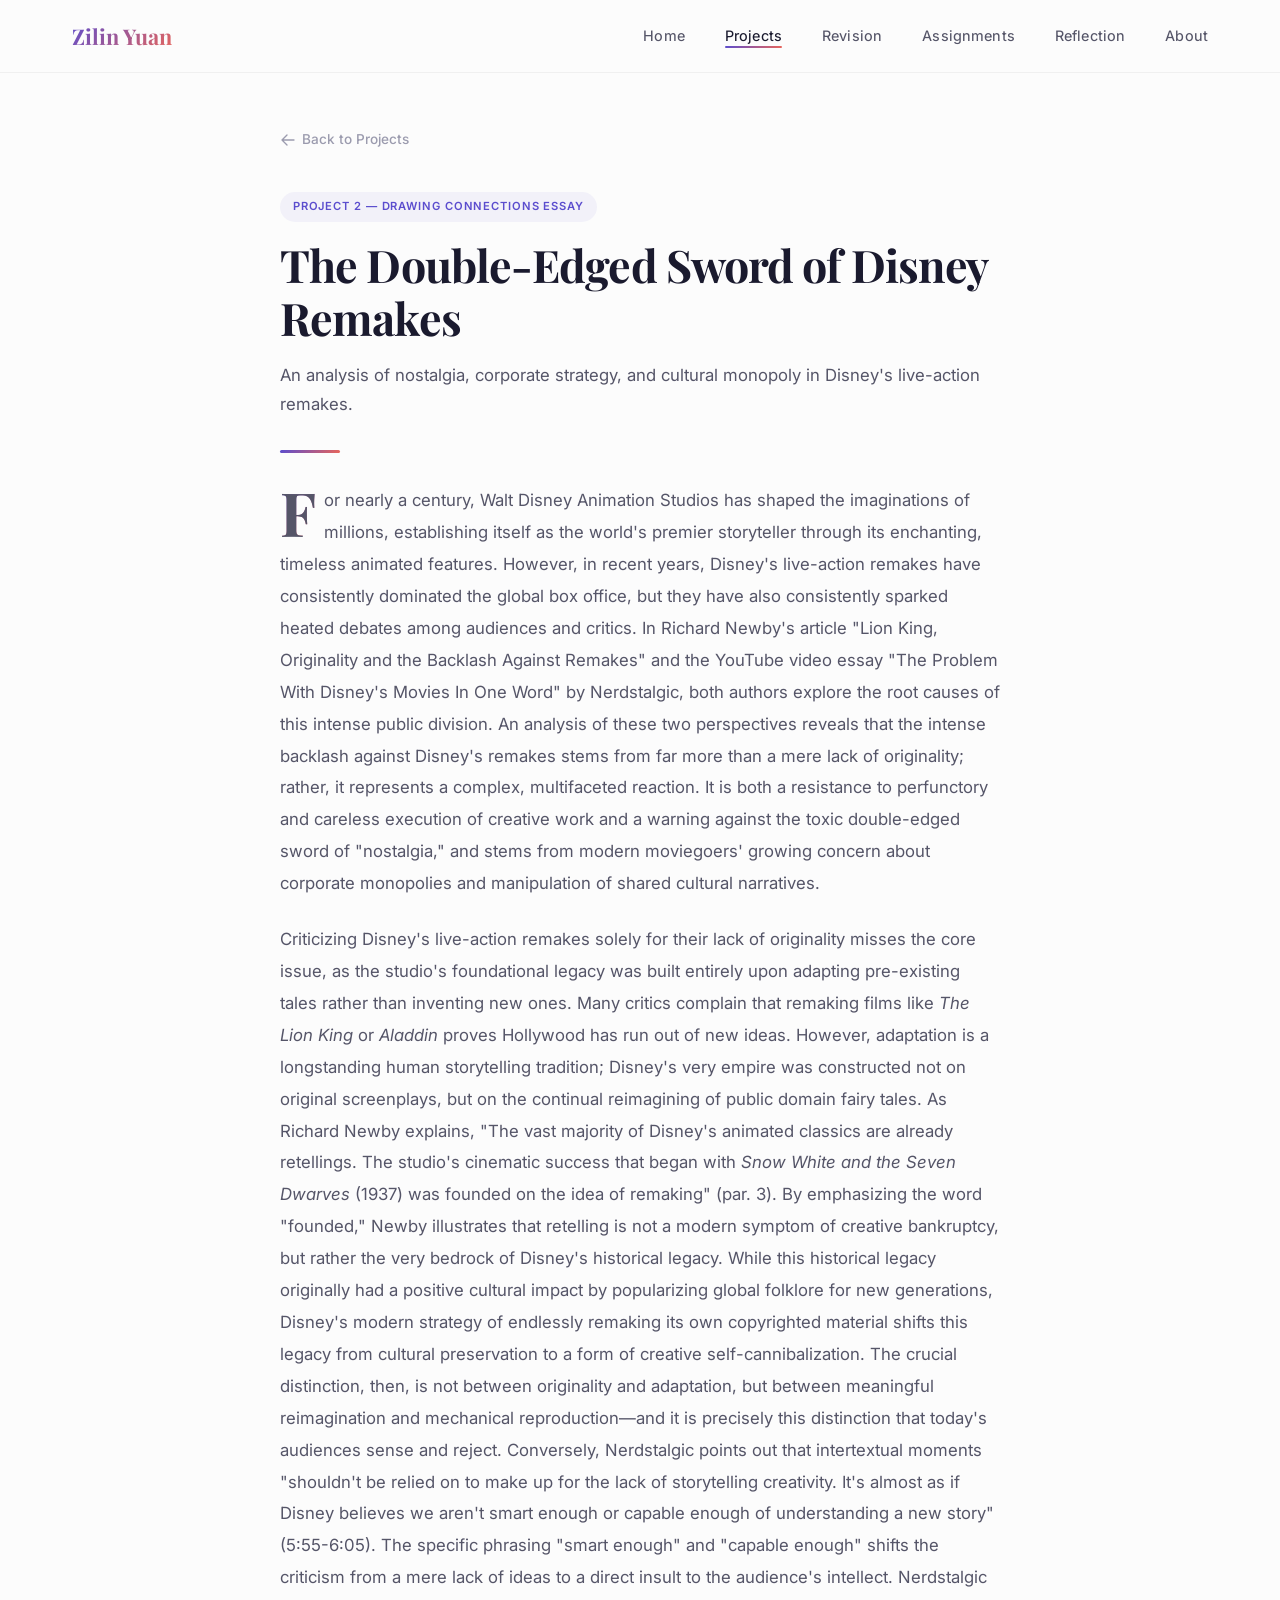
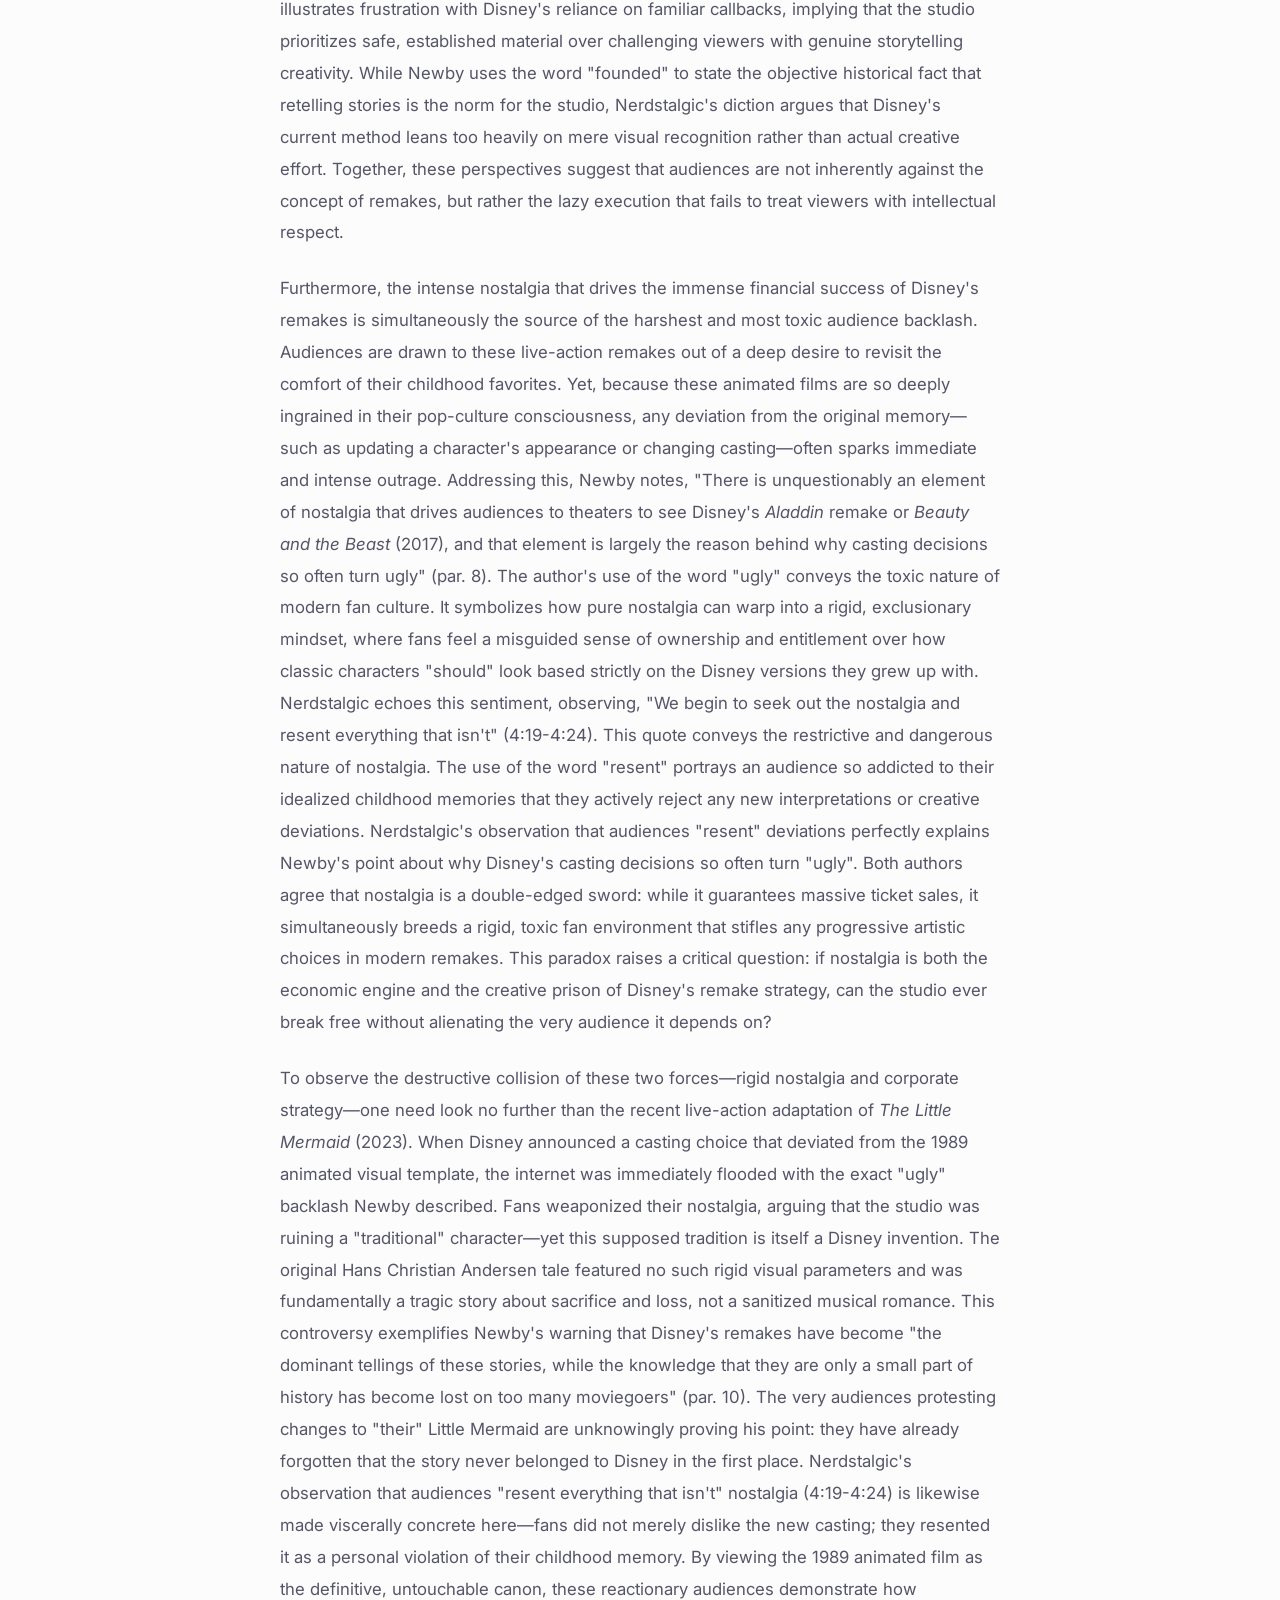
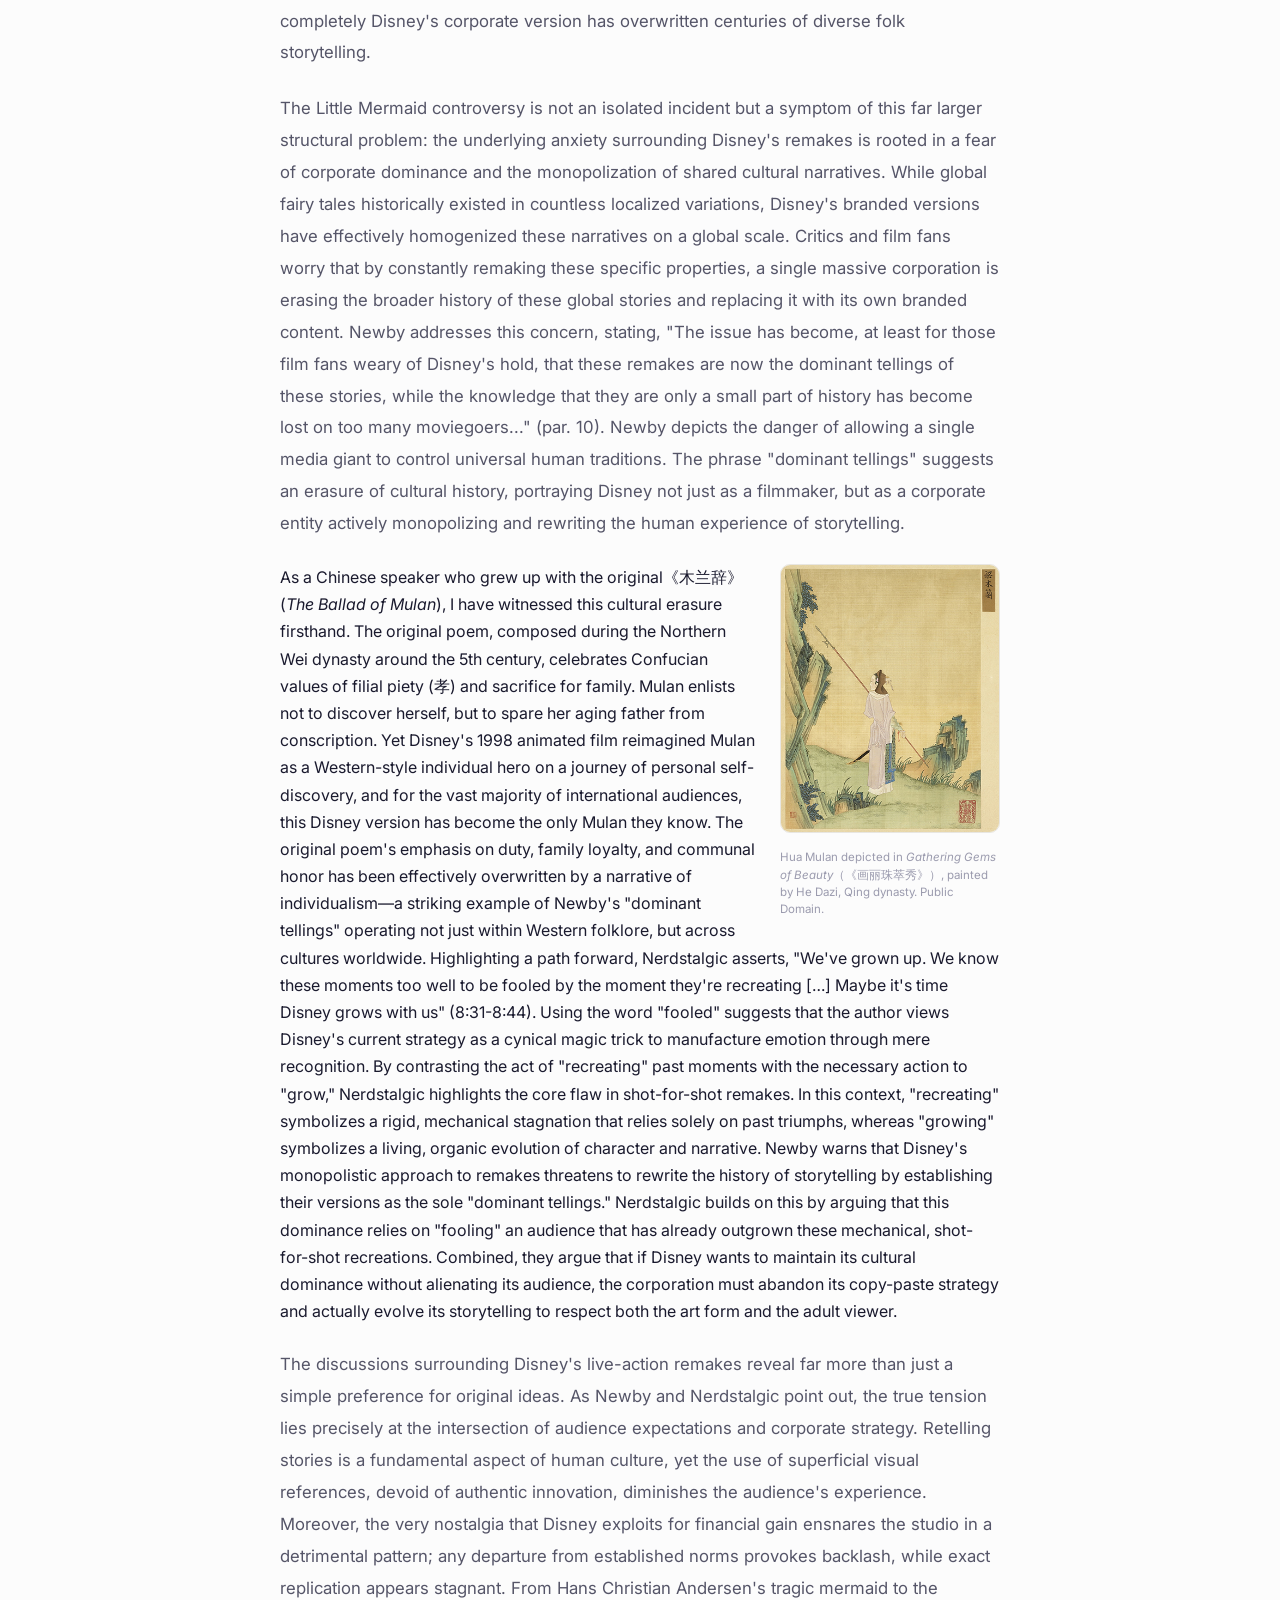
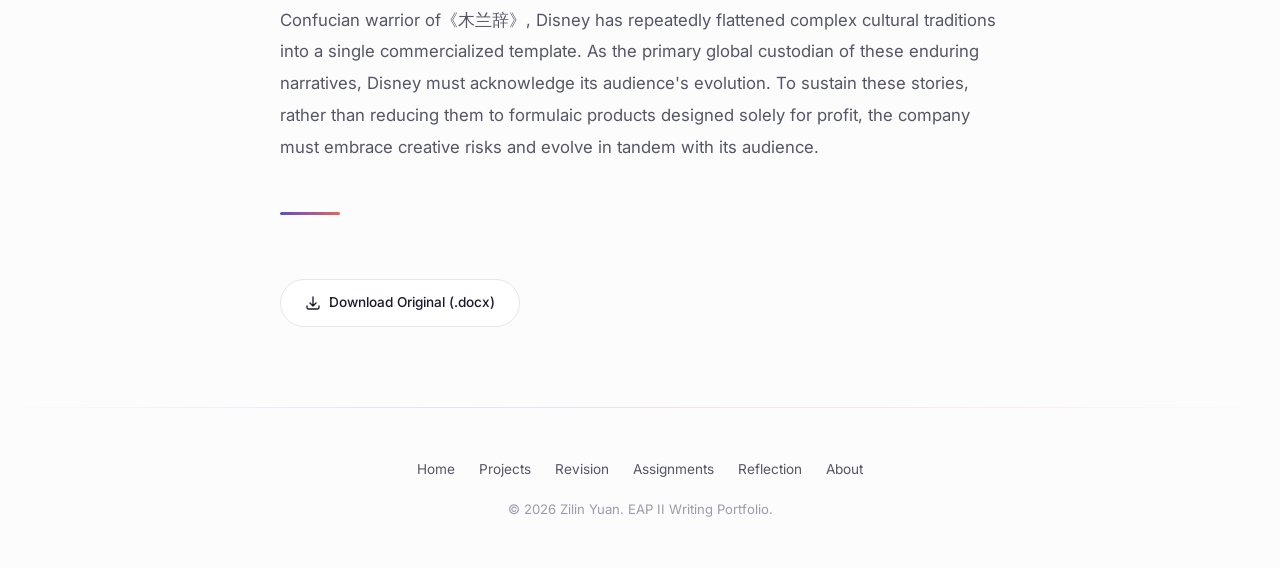
<file: projects/connections.html>
<!DOCTYPE html>
<html lang="en">
<head>
  <meta charset="UTF-8">
  <meta name="viewport" content="width=device-width, initial-scale=1.0">
  <title>The Double-Edged Sword of Disney Remakes — Zilin Yuan</title>
  <link rel="stylesheet" href="../css/style.css">
</head>
<body>

  <nav>
    <div class="nav-inner">
      <a href="../index.html" class="logo">Zilin Yuan</a>
      <button class="hamburger" onclick="document.querySelector('.nav-links').classList.toggle('open')" aria-label="Menu">
        <span></span><span></span><span></span>
      </button>
      <ul class="nav-links">
        <li><a href="../index.html">Home</a></li>
        <li><a href="../projects.html" class="active">Projects</a></li>
        <li><a href="revision.html">Revision</a></li>
        <li><a href="assignments.html">Assignments</a></li>
        <li><a href="reflection-essay.html">Reflection</a></li>
        
        <li><a href="../about.html">About</a></li>
      </ul>
    </div>
  </nav>

  <div class="article-page">
    <div class="article-inner">
      <a href="../projects.html" class="article-back">
        <svg xmlns="http://www.w3.org/2000/svg" width="16" height="16" fill="none" viewBox="0 0 24 24" stroke-width="2" stroke="currentColor"><path stroke-linecap="round" stroke-linejoin="round" d="M10.5 19.5 3 12m0 0 7.5-7.5M3 12h18" /></svg>
        Back to Projects
      </a>

      <div class="article-meta">
        <span class="tag">Project 2 — Drawing Connections Essay</span>
        <h1>The Double-Edged Sword of Disney Remakes</h1>
        <p class="subtitle">An analysis of nostalgia, corporate strategy, and cultural monopoly in Disney's live-action remakes.</p>
      </div>

      <div class="article-divider"></div>

      <div class="article-content">
        <p>For nearly a century, Walt Disney Animation Studios has shaped the imaginations of millions, establishing itself as the world's premier storyteller through its enchanting, timeless animated features. However, in recent years, Disney's live-action remakes have consistently dominated the global box office, but they have also consistently sparked heated debates among audiences and critics. In Richard Newby's article "Lion King, Originality and the Backlash Against Remakes" and the YouTube video essay "The Problem With Disney's Movies In One Word" by Nerdstalgic, both authors explore the root causes of this intense public division. An analysis of these two perspectives reveals that the intense backlash against Disney's remakes stems from far more than a mere lack of originality; rather, it represents a complex, multifaceted reaction. It is both a resistance to perfunctory and careless execution of creative work and a warning against the toxic double-edged sword of "nostalgia," and stems from modern moviegoers' growing concern about corporate monopolies and manipulation of shared cultural narratives.</p>

        <p>Criticizing Disney's live-action remakes solely for their lack of originality misses the core issue, as the studio's foundational legacy was built entirely upon adapting pre-existing tales rather than inventing new ones. Many critics complain that remaking films like <em>The Lion King</em> or <em>Aladdin</em> proves Hollywood has run out of new ideas. However, adaptation is a longstanding human storytelling tradition; Disney's very empire was constructed not on original screenplays, but on the continual reimagining of public domain fairy tales. As Richard Newby explains, "The vast majority of Disney's animated classics are already retellings. The studio's cinematic success that began with <em>Snow White and the Seven Dwarves</em> (1937) was founded on the idea of remaking" (par. 3). By emphasizing the word "founded," Newby illustrates that retelling is not a modern symptom of creative bankruptcy, but rather the very bedrock of Disney's historical legacy. While this historical legacy originally had a positive cultural impact by popularizing global folklore for new generations, Disney's modern strategy of endlessly remaking its own copyrighted material shifts this legacy from cultural preservation to a form of creative self-cannibalization. The crucial distinction, then, is not between originality and adaptation, but between meaningful reimagination and mechanical reproduction—and it is precisely this distinction that today's audiences sense and reject. Conversely, Nerdstalgic points out that intertextual moments "shouldn't be relied on to make up for the lack of storytelling creativity. It's almost as if Disney believes we aren't smart enough or capable enough of understanding a new story" (5:55-6:05). The specific phrasing "smart enough" and "capable enough" shifts the criticism from a mere lack of ideas to a direct insult to the audience's intellect. Nerdstalgic illustrates frustration with Disney's reliance on familiar callbacks, implying that the studio prioritizes safe, established material over challenging viewers with genuine storytelling creativity. While Newby uses the word "founded" to state the objective historical fact that retelling stories is the norm for the studio, Nerdstalgic's diction argues that Disney's current method leans too heavily on mere visual recognition rather than actual creative effort. Together, these perspectives suggest that audiences are not inherently against the concept of remakes, but rather the lazy execution that fails to treat viewers with intellectual respect.</p>

        <p>Furthermore, the intense nostalgia that drives the immense financial success of Disney's remakes is simultaneously the source of the harshest and most toxic audience backlash. Audiences are drawn to these live-action remakes out of a deep desire to revisit the comfort of their childhood favorites. Yet, because these animated films are so deeply ingrained in their pop-culture consciousness, any deviation from the original memory—such as updating a character's appearance or changing casting—often sparks immediate and intense outrage. Addressing this, Newby notes, "There is unquestionably an element of nostalgia that drives audiences to theaters to see Disney's <em>Aladdin</em> remake or <em>Beauty and the Beast</em> (2017), and that element is largely the reason behind why casting decisions so often turn ugly" (par. 8). The author's use of the word "ugly" conveys the toxic nature of modern fan culture. It symbolizes how pure nostalgia can warp into a rigid, exclusionary mindset, where fans feel a misguided sense of ownership and entitlement over how classic characters "should" look based strictly on the Disney versions they grew up with. Nerdstalgic echoes this sentiment, observing, "We begin to seek out the nostalgia and resent everything that isn't" (4:19-4:24). This quote conveys the restrictive and dangerous nature of nostalgia. The use of the word "resent" portrays an audience so addicted to their idealized childhood memories that they actively reject any new interpretations or creative deviations. Nerdstalgic's observation that audiences "resent" deviations perfectly explains Newby's point about why Disney's casting decisions so often turn "ugly". Both authors agree that nostalgia is a double-edged sword: while it guarantees massive ticket sales, it simultaneously breeds a rigid, toxic fan environment that stifles any progressive artistic choices in modern remakes. This paradox raises a critical question: if nostalgia is both the economic engine and the creative prison of Disney's remake strategy, can the studio ever break free without alienating the very audience it depends on?</p>

        <p>To observe the destructive collision of these two forces—rigid nostalgia and corporate strategy—one need look no further than the recent live-action adaptation of <em>The Little Mermaid</em> (2023). When Disney announced a casting choice that deviated from the 1989 animated visual template, the internet was immediately flooded with the exact "ugly" backlash Newby described. Fans weaponized their nostalgia, arguing that the studio was ruining a "traditional" character—yet this supposed tradition is itself a Disney invention. The original Hans Christian Andersen tale featured no such rigid visual parameters and was fundamentally a tragic story about sacrifice and loss, not a sanitized musical romance. This controversy exemplifies Newby's warning that Disney's remakes have become "the dominant tellings of these stories, while the knowledge that they are only a small part of history has become lost on too many moviegoers" (par. 10). The very audiences protesting changes to "their" Little Mermaid are unknowingly proving his point: they have already forgotten that the story never belonged to Disney in the first place. Nerdstalgic's observation that audiences "resent everything that isn't" nostalgia (4:19-4:24) is likewise made viscerally concrete here—fans did not merely dislike the new casting; they resented it as a personal violation of their childhood memory. By viewing the 1989 animated film as the definitive, untouchable canon, these reactionary audiences demonstrate how completely Disney's corporate version has overwritten centuries of diverse folk storytelling.</p>

        <p>The Little Mermaid controversy is not an isolated incident but a symptom of this far larger structural problem: the underlying anxiety surrounding Disney's remakes is rooted in a fear of corporate dominance and the monopolization of shared cultural narratives. While global fairy tales historically existed in countless localized variations, Disney's branded versions have effectively homogenized these narratives on a global scale. Critics and film fans worry that by constantly remaking these specific properties, a single massive corporation is erasing the broader history of these global stories and replacing it with its own branded content. Newby addresses this concern, stating, "The issue has become, at least for those film fans weary of Disney's hold, that these remakes are now the dominant tellings of these stories, while the knowledge that they are only a small part of history has become lost on too many moviegoers..." (par. 10). Newby depicts the danger of allowing a single media giant to control universal human traditions. The phrase "dominant tellings" suggests an erasure of cultural history, portraying Disney not just as a filmmaker, but as a corporate entity actively monopolizing and rewriting the human experience of storytelling. <figure style="float:right;margin:0 0 1.2rem 1.5rem;max-width:220px;"><img src="../assets/images/mulan.jpeg" alt="Hua Mulan depicted in Gathering Gems of Beauty" style="width:100%;border-radius:10px;border:1px solid #e8e6e1;"><figcaption style="font-size:0.72rem;color:#9b9bae;margin-top:0.5rem;line-height:1.5;">Hua Mulan depicted in <em>Gathering Gems of Beauty</em>（《画丽珠萃秀》）, painted by He Dazi, Qing dynasty. Public Domain.</figcaption></figure>As a Chinese speaker who grew up with the original《木兰辞》(<em>The Ballad of Mulan</em>), I have witnessed this cultural erasure firsthand. The original poem, composed during the Northern Wei dynasty around the 5th century, celebrates Confucian values of filial piety (孝) and sacrifice for family. Mulan enlists not to discover herself, but to spare her aging father from conscription. Yet Disney's 1998 animated film reimagined Mulan as a Western-style individual hero on a journey of personal self-discovery, and for the vast majority of international audiences, this Disney version has become the only Mulan they know. The original poem's emphasis on duty, family loyalty, and communal honor has been effectively overwritten by a narrative of individualism—a striking example of Newby's "dominant tellings" operating not just within Western folklore, but across cultures worldwide. Highlighting a path forward, Nerdstalgic asserts, "We've grown up. We know these moments too well to be fooled by the moment they're recreating […] Maybe it's time Disney grows with us" (8:31-8:44). Using the word "fooled" suggests that the author views Disney's current strategy as a cynical magic trick to manufacture emotion through mere recognition. By contrasting the act of "recreating" past moments with the necessary action to "grow," Nerdstalgic highlights the core flaw in shot-for-shot remakes. In this context, "recreating" symbolizes a rigid, mechanical stagnation that relies solely on past triumphs, whereas "growing" symbolizes a living, organic evolution of character and narrative. Newby warns that Disney's monopolistic approach to remakes threatens to rewrite the history of storytelling by establishing their versions as the sole "dominant tellings." Nerdstalgic builds on this by arguing that this dominance relies on "fooling" an audience that has already outgrown these mechanical, shot-for-shot recreations. Combined, they argue that if Disney wants to maintain its cultural dominance without alienating its audience, the corporation must abandon its copy-paste strategy and actually evolve its storytelling to respect both the art form and the adult viewer.</p>

        <p>The discussions surrounding Disney's live-action remakes reveal far more than just a simple preference for original ideas. As Newby and Nerdstalgic point out, the true tension lies precisely at the intersection of audience expectations and corporate strategy. Retelling stories is a fundamental aspect of human culture, yet the use of superficial visual references, devoid of authentic innovation, diminishes the audience's experience. Moreover, the very nostalgia that Disney exploits for financial gain ensnares the studio in a detrimental pattern; any departure from established norms provokes backlash, while exact replication appears stagnant. From Hans Christian Andersen's tragic mermaid to the Confucian warrior of《木兰辞》, Disney has repeatedly flattened complex cultural traditions into a single commercialized template. As the primary global custodian of these enduring narratives, Disney must acknowledge its audience's evolution. To sustain these stories, rather than reducing them to formulaic products designed solely for profit, the company must embrace creative risks and evolve in tandem with its audience.</p>
      </div>

      <div class="article-divider" style="margin: 3rem 0;"></div>

      <a href="../Zilin Yuan - [HW] Submit Drawing Connections Essay Final Draft-1 (2).docx" class="download-link">
        <svg xmlns="http://www.w3.org/2000/svg" width="16" height="16" fill="none" viewBox="0 0 24 24" stroke-width="2" stroke="currentColor"><path stroke-linecap="round" stroke-linejoin="round" d="M3 16.5v2.25A2.25 2.25 0 0 0 5.25 21h13.5A2.25 2.25 0 0 0 21 18.75V16.5M16.5 12 12 16.5m0 0L7.5 12m4.5 4.5V3" /></svg>
        Download Original (.docx)
      </a>
    </div>
  </div>

  <footer>
    <div class="footer-inner">
      <ul class="footer-links">
        <li><a href="../index.html">Home</a></li>
        <li><a href="../projects.html">Projects</a></li>
        <li><a href="revision.html">Revision</a></li>
        <li><a href="assignments.html">Assignments</a></li>
        <li><a href="reflection-essay.html">Reflection</a></li>
        
        <li><a href="../about.html">About</a></li>
      </ul>
      <p>&copy; 2026 Zilin Yuan. EAP II Writing Portfolio.</p>
    </div>
  </footer>

</body>
</html>
</file>
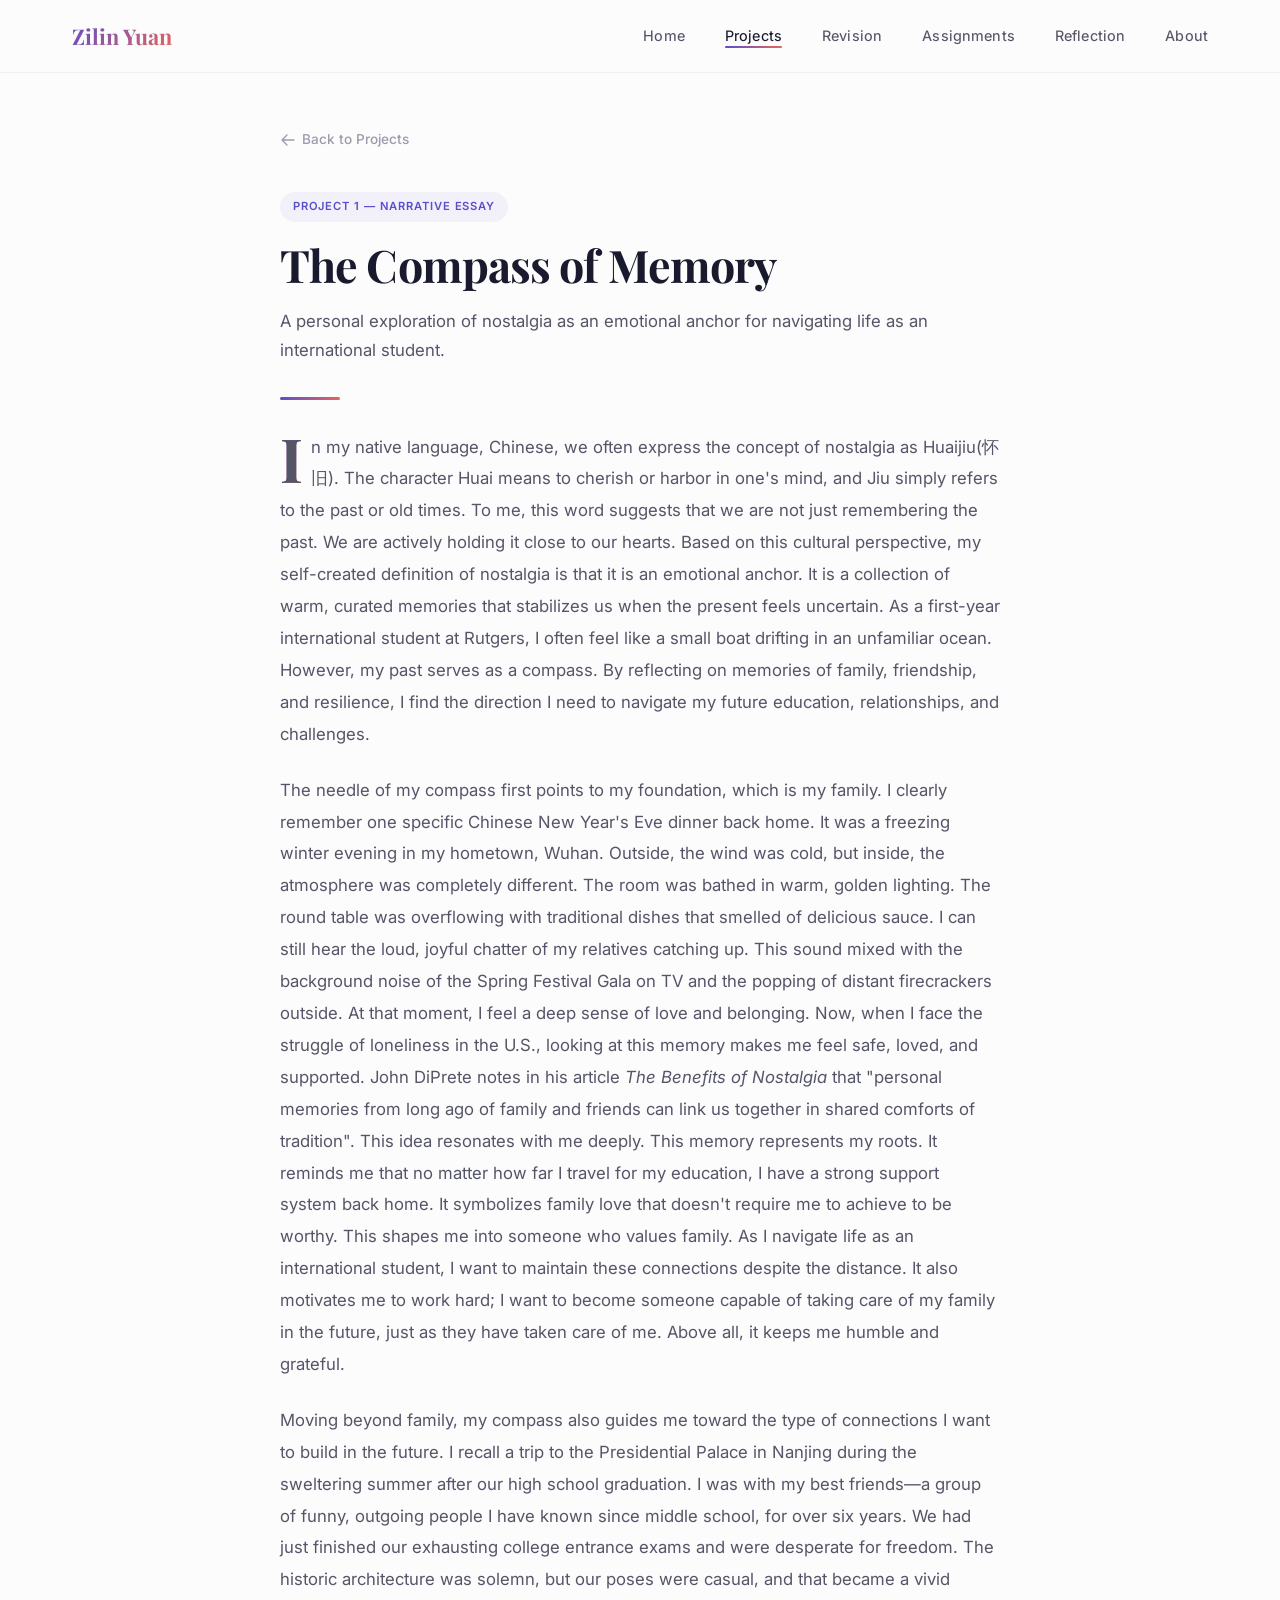
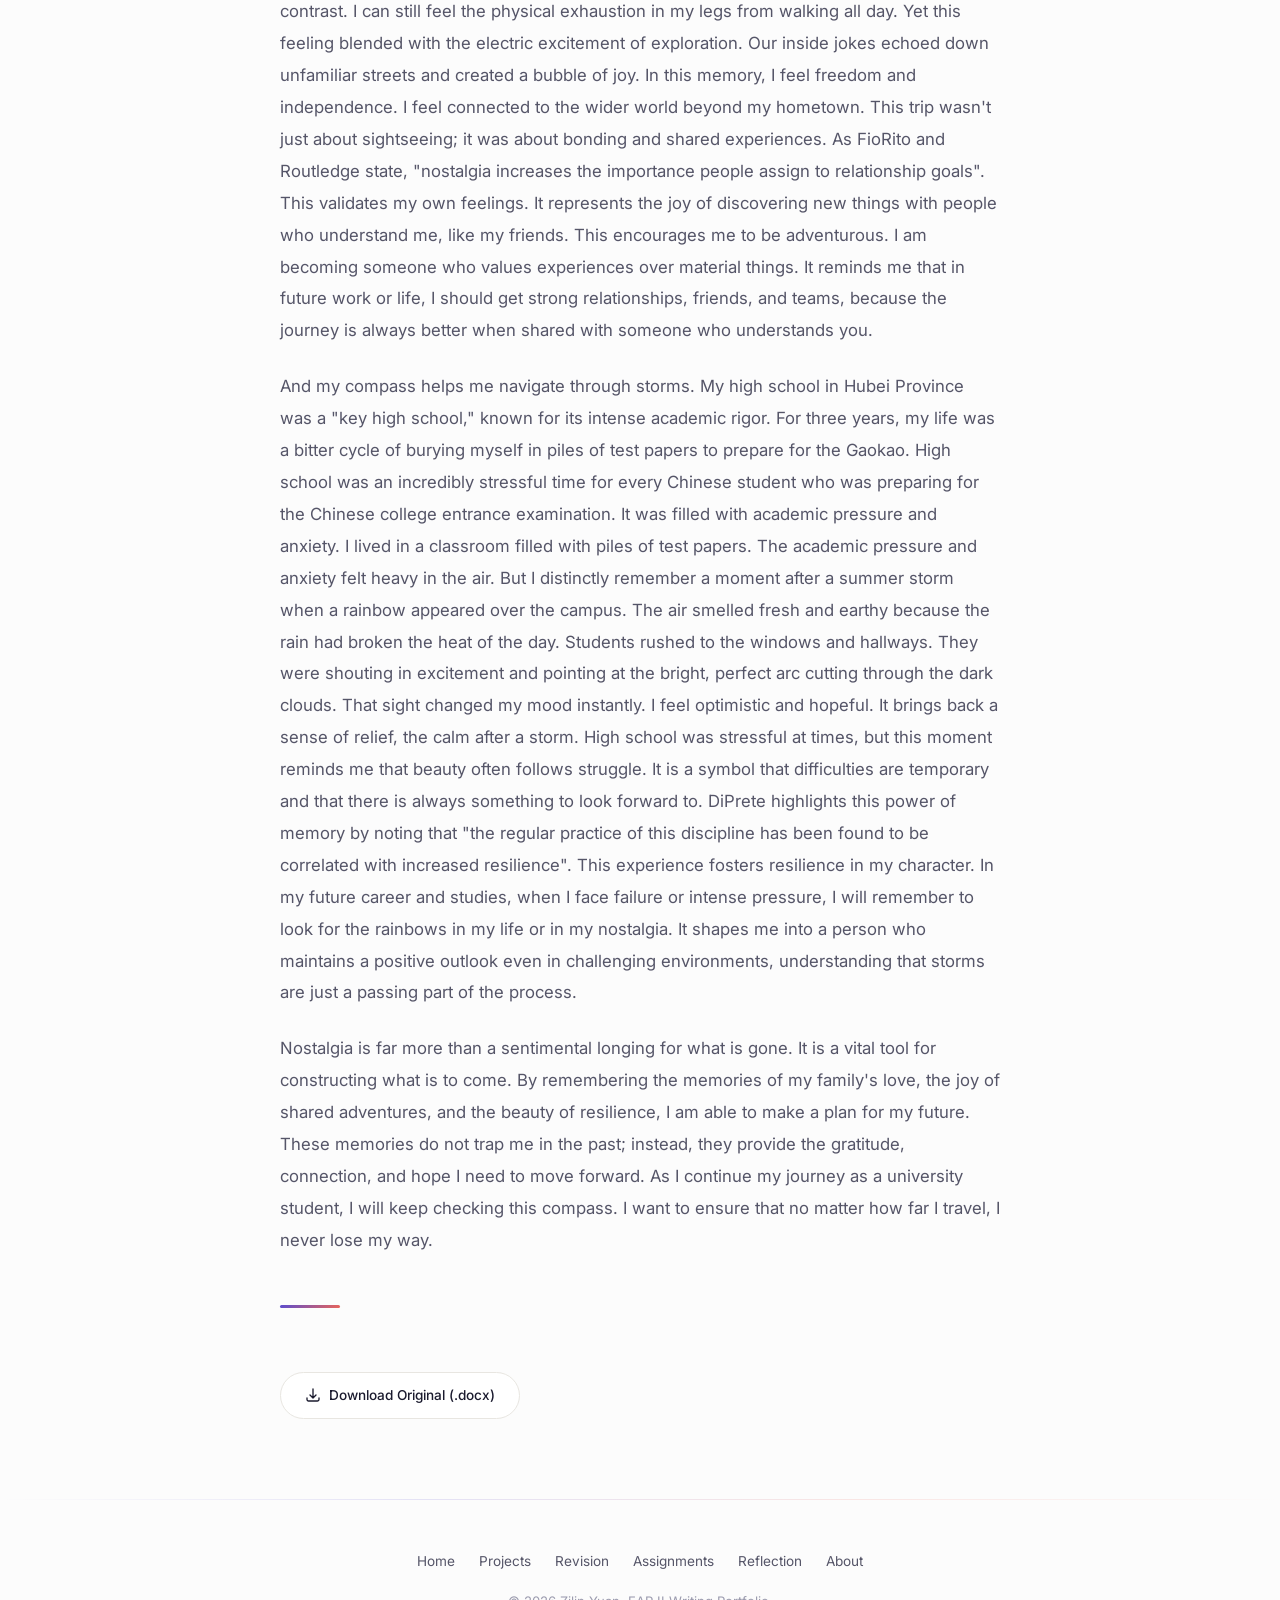
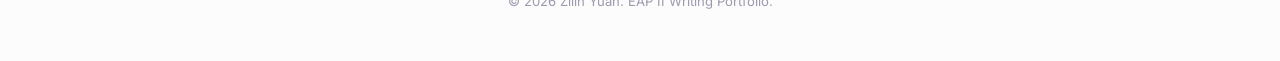
<file: projects/narrative.html>
<!DOCTYPE html>
<html lang="en">
<head>
  <meta charset="UTF-8">
  <meta name="viewport" content="width=device-width, initial-scale=1.0">
  <title>The Compass of Memory — Zilin Yuan</title>
  <link rel="stylesheet" href="../css/style.css">
</head>
<body>

  <nav>
    <div class="nav-inner">
      <a href="../index.html" class="logo">Zilin Yuan</a>
      <button class="hamburger" onclick="document.querySelector('.nav-links').classList.toggle('open')" aria-label="Menu">
        <span></span><span></span><span></span>
      </button>
      <ul class="nav-links">
        <li><a href="../index.html">Home</a></li>
        <li><a href="../projects.html" class="active">Projects</a></li>
        <li><a href="revision.html">Revision</a></li>
        <li><a href="assignments.html">Assignments</a></li>
        <li><a href="reflection-essay.html">Reflection</a></li>
        
        <li><a href="../about.html">About</a></li>
      </ul>
    </div>
  </nav>

  <div class="article-page">
    <div class="article-inner">
      <a href="../projects.html" class="article-back">
        <svg xmlns="http://www.w3.org/2000/svg" width="16" height="16" fill="none" viewBox="0 0 24 24" stroke-width="2" stroke="currentColor"><path stroke-linecap="round" stroke-linejoin="round" d="M10.5 19.5 3 12m0 0 7.5-7.5M3 12h18" /></svg>
        Back to Projects
      </a>

      <div class="article-meta">
        <span class="tag">Project 1 — Narrative Essay</span>
        <h1>The Compass of Memory</h1>
        <p class="subtitle">A personal exploration of nostalgia as an emotional anchor for navigating life as an international student.</p>
      </div>

      <div class="article-divider"></div>

      <div class="article-content">
        <p>In my native language, Chinese, we often express the concept of nostalgia as Huaijiu(怀旧). The character Huai means to cherish or harbor in one's mind, and Jiu simply refers to the past or old times. To me, this word suggests that we are not just remembering the past. We are actively holding it close to our hearts. Based on this cultural perspective, my self-created definition of nostalgia is that it is an emotional anchor. It is a collection of warm, curated memories that stabilizes us when the present feels uncertain. As a first-year international student at Rutgers, I often feel like a small boat drifting in an unfamiliar ocean. However, my past serves as a compass. By reflecting on memories of family, friendship, and resilience, I find the direction I need to navigate my future education, relationships, and challenges.</p>

        <p>The needle of my compass first points to my foundation, which is my family. I clearly remember one specific Chinese New Year's Eve dinner back home. It was a freezing winter evening in my hometown, Wuhan. Outside, the wind was cold, but inside, the atmosphere was completely different. The room was bathed in warm, golden lighting. The round table was overflowing with traditional dishes that smelled of delicious sauce. I can still hear the loud, joyful chatter of my relatives catching up. This sound mixed with the background noise of the Spring Festival Gala on TV and the popping of distant firecrackers outside. At that moment, I feel a deep sense of love and belonging. Now, when I face the struggle of loneliness in the U.S., looking at this memory makes me feel safe, loved, and supported. John DiPrete notes in his article <em>The Benefits of Nostalgia</em> that "personal memories from long ago of family and friends can link us together in shared comforts of tradition". This idea resonates with me deeply. This memory represents my roots. It reminds me that no matter how far I travel for my education, I have a strong support system back home. It symbolizes family love that doesn't require me to achieve to be worthy. This shapes me into someone who values family. As I navigate life as an international student, I want to maintain these connections despite the distance. It also motivates me to work hard; I want to become someone capable of taking care of my family in the future, just as they have taken care of me. Above all, it keeps me humble and grateful.</p>

        <p>Moving beyond family, my compass also guides me toward the type of connections I want to build in the future. I recall a trip to the Presidential Palace in Nanjing during the sweltering summer after our high school graduation. I was with my best friends—a group of funny, outgoing people I have known since middle school, for over six years. We had just finished our exhausting college entrance exams and were desperate for freedom. The historic architecture was solemn, but our poses were casual, and that became a vivid contrast. I can still feel the physical exhaustion in my legs from walking all day. Yet this feeling blended with the electric excitement of exploration. Our inside jokes echoed down unfamiliar streets and created a bubble of joy. In this memory, I feel freedom and independence. I feel connected to the wider world beyond my hometown. This trip wasn't just about sightseeing; it was about bonding and shared experiences. As FioRito and Routledge state, "nostalgia increases the importance people assign to relationship goals". This validates my own feelings. It represents the joy of discovering new things with people who understand me, like my friends. This encourages me to be adventurous. I am becoming someone who values experiences over material things. It reminds me that in future work or life, I should get strong relationships, friends, and teams, because the journey is always better when shared with someone who understands you.</p>

        <p>And my compass helps me navigate through storms. My high school in Hubei Province was a "key high school," known for its intense academic rigor. For three years, my life was a bitter cycle of burying myself in piles of test papers to prepare for the Gaokao. High school was an incredibly stressful time for every Chinese student who was preparing for the Chinese college entrance examination. It was filled with academic pressure and anxiety. I lived in a classroom filled with piles of test papers. The academic pressure and anxiety felt heavy in the air. But I distinctly remember a moment after a summer storm when a rainbow appeared over the campus. The air smelled fresh and earthy because the rain had broken the heat of the day. Students rushed to the windows and hallways. They were shouting in excitement and pointing at the bright, perfect arc cutting through the dark clouds. That sight changed my mood instantly. I feel optimistic and hopeful. It brings back a sense of relief, the calm after a storm. High school was stressful at times, but this moment reminds me that beauty often follows struggle. It is a symbol that difficulties are temporary and that there is always something to look forward to. DiPrete highlights this power of memory by noting that "the regular practice of this discipline has been found to be correlated with increased resilience". This experience fosters resilience in my character. In my future career and studies, when I face failure or intense pressure, I will remember to look for the rainbows in my life or in my nostalgia. It shapes me into a person who maintains a positive outlook even in challenging environments, understanding that storms are just a passing part of the process.</p>

        <p>Nostalgia is far more than a sentimental longing for what is gone. It is a vital tool for constructing what is to come. By remembering the memories of my family's love, the joy of shared adventures, and the beauty of resilience, I am able to make a plan for my future. These memories do not trap me in the past; instead, they provide the gratitude, connection, and hope I need to move forward. As I continue my journey as a university student, I will keep checking this compass. I want to ensure that no matter how far I travel, I never lose my way.</p>
      </div>

      <div class="article-divider" style="margin: 3rem 0;"></div>

      <a href="../Zilin Yuan - [HW] Submit your Narrative Writing Project Final Draft-EAP II.docx" class="download-link">
        <svg xmlns="http://www.w3.org/2000/svg" width="16" height="16" fill="none" viewBox="0 0 24 24" stroke-width="2" stroke="currentColor"><path stroke-linecap="round" stroke-linejoin="round" d="M3 16.5v2.25A2.25 2.25 0 0 0 5.25 21h13.5A2.25 2.25 0 0 0 21 18.75V16.5M16.5 12 12 16.5m0 0L7.5 12m4.5 4.5V3" /></svg>
        Download Original (.docx)
      </a>
    </div>
  </div>

  <footer>
    <div class="footer-inner">
      <ul class="footer-links">
        <li><a href="../index.html">Home</a></li>
        <li><a href="../projects.html">Projects</a></li>
        <li><a href="revision.html">Revision</a></li>
        <li><a href="assignments.html">Assignments</a></li>
        <li><a href="reflection-essay.html">Reflection</a></li>
        
        <li><a href="../about.html">About</a></li>
      </ul>
      <p>&copy; 2026 Zilin Yuan. EAP II Writing Portfolio.</p>
    </div>
  </footer>

</body>
</html>
</file>
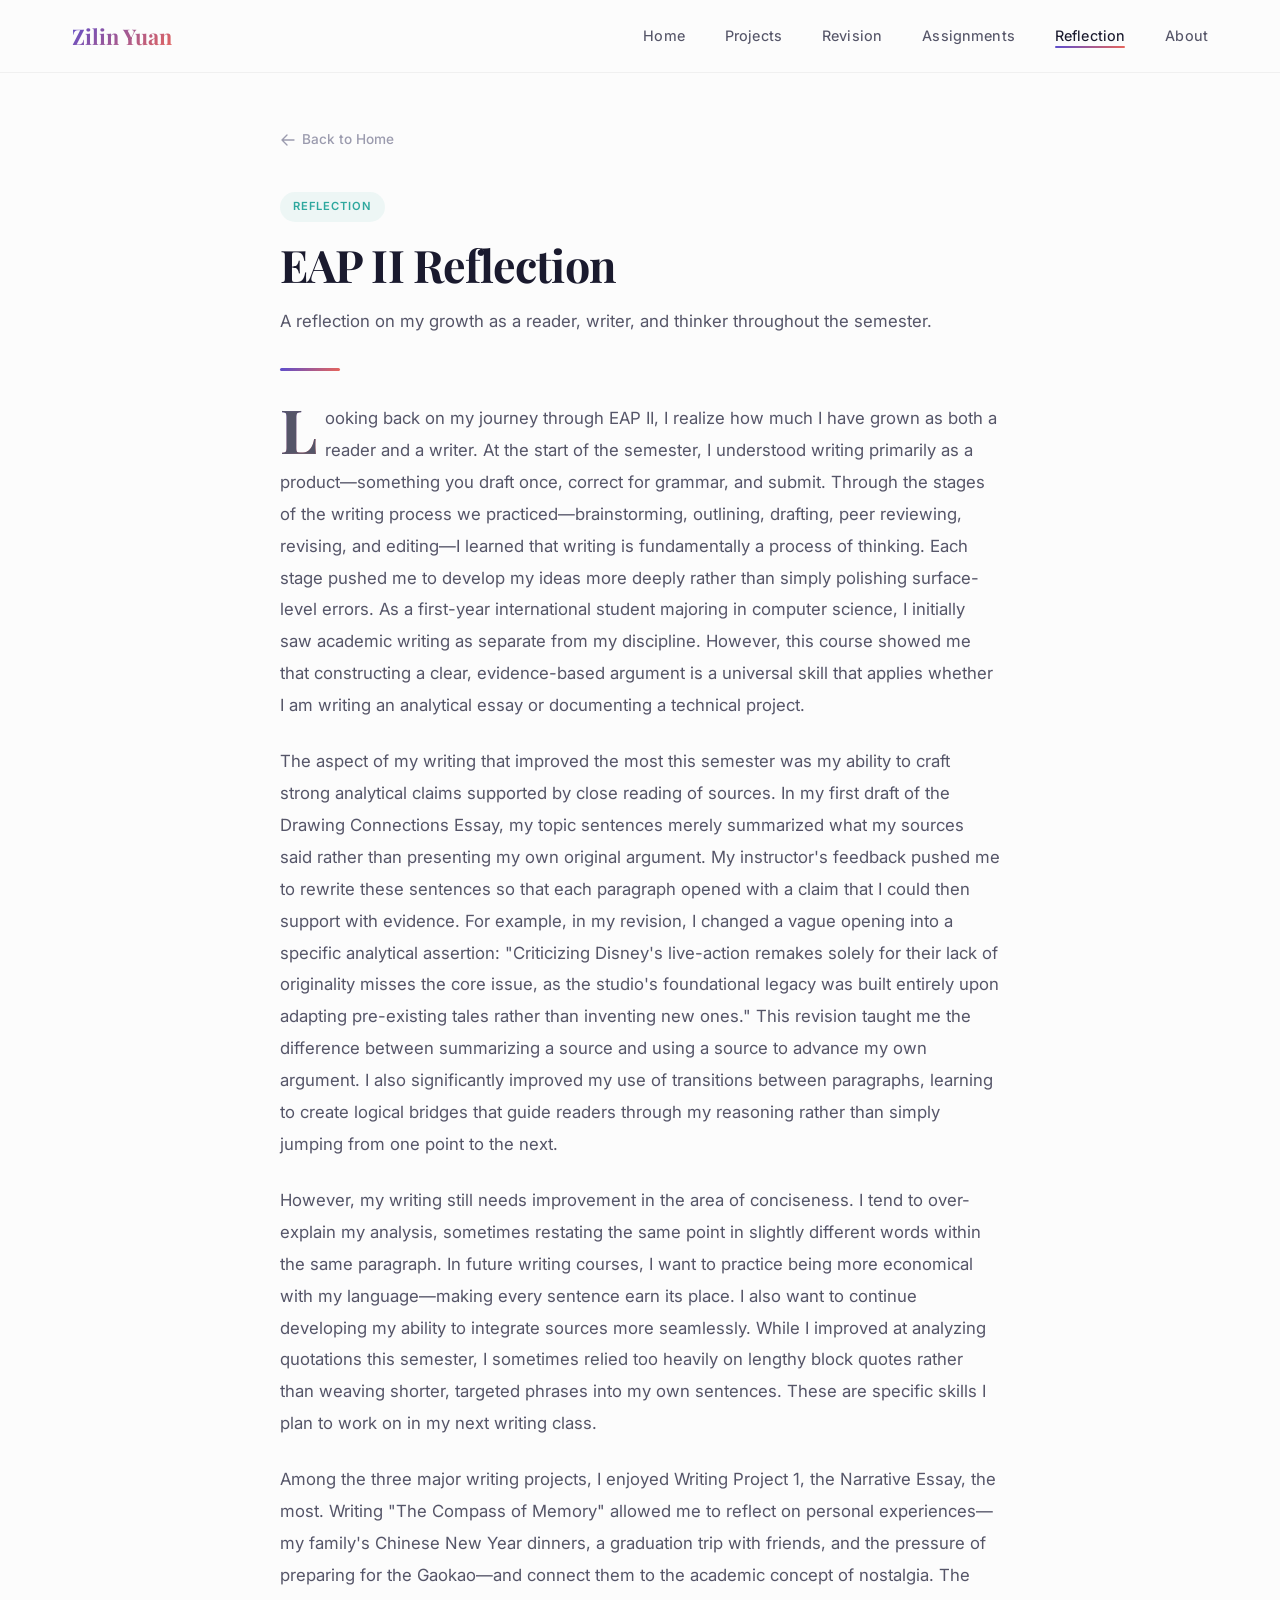
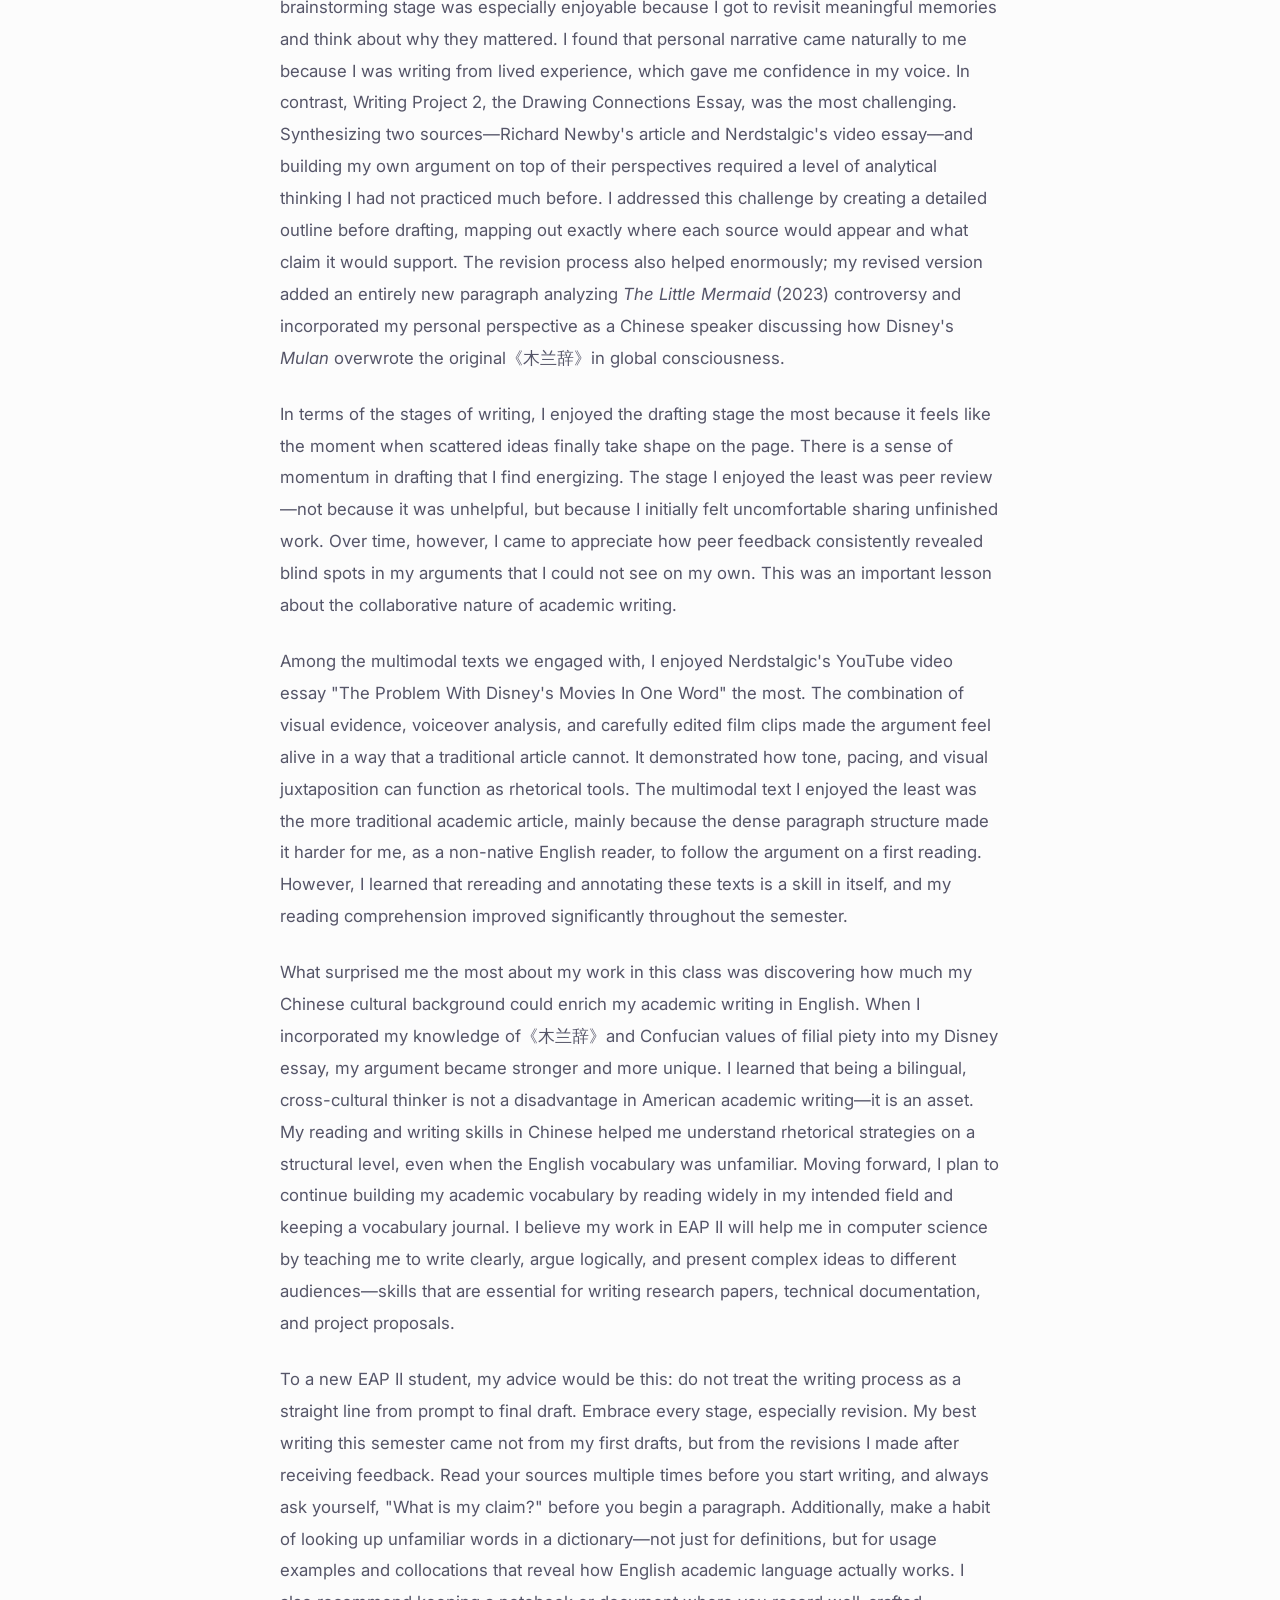
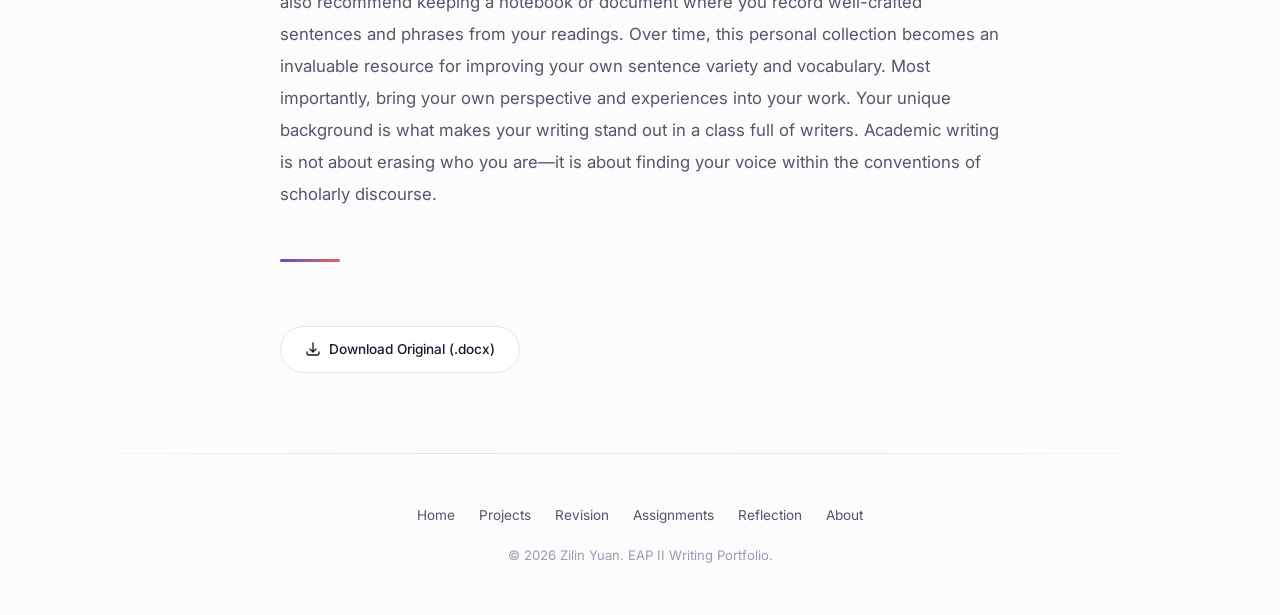
<file: projects/reflection-essay.html>
<!DOCTYPE html>
<html lang="en">
<head>
  <meta charset="UTF-8">
  <meta name="viewport" content="width=device-width, initial-scale=1.0">
  <title>Reflection — Zilin Yuan</title>
  <link rel="stylesheet" href="../css/style.css">
</head>
<body>

  <nav>
    <div class="nav-inner">
      <a href="../index.html" class="logo">Zilin Yuan</a>
      <button class="hamburger" onclick="document.querySelector('.nav-links').classList.toggle('open')" aria-label="Menu">
        <span></span><span></span><span></span>
      </button>
      <ul class="nav-links">
        <li><a href="../index.html">Home</a></li>
        <li><a href="../projects.html">Projects</a></li>
        <li><a href="revision.html">Revision</a></li>
        <li><a href="assignments.html">Assignments</a></li>
        <li><a href="reflection-essay.html" class="active">Reflection</a></li>
        <li><a href="../about.html">About</a></li>
      </ul>
    </div>
  </nav>

  <div class="article-page">
    <div class="article-inner">
      <a href="../index.html" class="article-back">
        <svg xmlns="http://www.w3.org/2000/svg" width="16" height="16" fill="none" viewBox="0 0 24 24" stroke-width="2" stroke="currentColor"><path stroke-linecap="round" stroke-linejoin="round" d="M10.5 19.5 3 12m0 0 7.5-7.5M3 12h18" /></svg>
        Back to Home
      </a>

      <div class="article-meta">
        <span class="tag" style="color: #2ea89e; background: rgba(46,168,158,0.07);">Reflection</span>
        <h1>EAP II Reflection</h1>
        <p class="subtitle">A reflection on my growth as a reader, writer, and thinker throughout the semester.</p>
      </div>

      <div class="article-divider"></div>

      <div class="article-content">
        <p>Looking back on my journey through EAP II, I realize how much I have grown as both a reader and a writer. At the start of the semester, I understood writing primarily as a product—something you draft once, correct for grammar, and submit. Through the stages of the writing process we practiced—brainstorming, outlining, drafting, peer reviewing, revising, and editing—I learned that writing is fundamentally a process of thinking. Each stage pushed me to develop my ideas more deeply rather than simply polishing surface-level errors. As a first-year international student majoring in computer science, I initially saw academic writing as separate from my discipline. However, this course showed me that constructing a clear, evidence-based argument is a universal skill that applies whether I am writing an analytical essay or documenting a technical project.</p>

        <p>The aspect of my writing that improved the most this semester was my ability to craft strong analytical claims supported by close reading of sources. In my first draft of the Drawing Connections Essay, my topic sentences merely summarized what my sources said rather than presenting my own original argument. My instructor's feedback pushed me to rewrite these sentences so that each paragraph opened with a claim that I could then support with evidence. For example, in my revision, I changed a vague opening into a specific analytical assertion: "Criticizing Disney's live-action remakes solely for their lack of originality misses the core issue, as the studio's foundational legacy was built entirely upon adapting pre-existing tales rather than inventing new ones." This revision taught me the difference between summarizing a source and using a source to advance my own argument. I also significantly improved my use of transitions between paragraphs, learning to create logical bridges that guide readers through my reasoning rather than simply jumping from one point to the next.</p>

        <p>However, my writing still needs improvement in the area of conciseness. I tend to over-explain my analysis, sometimes restating the same point in slightly different words within the same paragraph. In future writing courses, I want to practice being more economical with my language—making every sentence earn its place. I also want to continue developing my ability to integrate sources more seamlessly. While I improved at analyzing quotations this semester, I sometimes relied too heavily on lengthy block quotes rather than weaving shorter, targeted phrases into my own sentences. These are specific skills I plan to work on in my next writing class.</p>

        <p>Among the three major writing projects, I enjoyed Writing Project 1, the Narrative Essay, the most. Writing "The Compass of Memory" allowed me to reflect on personal experiences—my family's Chinese New Year dinners, a graduation trip with friends, and the pressure of preparing for the Gaokao—and connect them to the academic concept of nostalgia. The brainstorming stage was especially enjoyable because I got to revisit meaningful memories and think about why they mattered. I found that personal narrative came naturally to me because I was writing from lived experience, which gave me confidence in my voice. In contrast, Writing Project 2, the Drawing Connections Essay, was the most challenging. Synthesizing two sources—Richard Newby's article and Nerdstalgic's video essay—and building my own argument on top of their perspectives required a level of analytical thinking I had not practiced much before. I addressed this challenge by creating a detailed outline before drafting, mapping out exactly where each source would appear and what claim it would support. The revision process also helped enormously; my revised version added an entirely new paragraph analyzing <em>The Little Mermaid</em> (2023) controversy and incorporated my personal perspective as a Chinese speaker discussing how Disney's <em>Mulan</em> overwrote the original《木兰辞》in global consciousness.</p>

        <p>In terms of the stages of writing, I enjoyed the drafting stage the most because it feels like the moment when scattered ideas finally take shape on the page. There is a sense of momentum in drafting that I find energizing. The stage I enjoyed the least was peer review—not because it was unhelpful, but because I initially felt uncomfortable sharing unfinished work. Over time, however, I came to appreciate how peer feedback consistently revealed blind spots in my arguments that I could not see on my own. This was an important lesson about the collaborative nature of academic writing.</p>

        <p>Among the multimodal texts we engaged with, I enjoyed Nerdstalgic's YouTube video essay "The Problem With Disney's Movies In One Word" the most. The combination of visual evidence, voiceover analysis, and carefully edited film clips made the argument feel alive in a way that a traditional article cannot. It demonstrated how tone, pacing, and visual juxtaposition can function as rhetorical tools. The multimodal text I enjoyed the least was the more traditional academic article, mainly because the dense paragraph structure made it harder for me, as a non-native English reader, to follow the argument on a first reading. However, I learned that rereading and annotating these texts is a skill in itself, and my reading comprehension improved significantly throughout the semester.</p>

        <p>What surprised me the most about my work in this class was discovering how much my Chinese cultural background could enrich my academic writing in English. When I incorporated my knowledge of《木兰辞》and Confucian values of filial piety into my Disney essay, my argument became stronger and more unique. I learned that being a bilingual, cross-cultural thinker is not a disadvantage in American academic writing—it is an asset. My reading and writing skills in Chinese helped me understand rhetorical strategies on a structural level, even when the English vocabulary was unfamiliar. Moving forward, I plan to continue building my academic vocabulary by reading widely in my intended field and keeping a vocabulary journal. I believe my work in EAP II will help me in computer science by teaching me to write clearly, argue logically, and present complex ideas to different audiences—skills that are essential for writing research papers, technical documentation, and project proposals.</p>

        <p>To a new EAP II student, my advice would be this: do not treat the writing process as a straight line from prompt to final draft. Embrace every stage, especially revision. My best writing this semester came not from my first drafts, but from the revisions I made after receiving feedback. Read your sources multiple times before you start writing, and always ask yourself, "What is my claim?" before you begin a paragraph. Additionally, make a habit of looking up unfamiliar words in a dictionary—not just for definitions, but for usage examples and collocations that reveal how English academic language actually works. I also recommend keeping a notebook or document where you record well-crafted sentences and phrases from your readings. Over time, this personal collection becomes an invaluable resource for improving your own sentence variety and vocabulary. Most importantly, bring your own perspective and experiences into your work. Your unique background is what makes your writing stand out in a class full of writers. Academic writing is not about erasing who you are—it is about finding your voice within the conventions of scholarly discourse.</p>
      </div>

      <div class="article-divider" style="margin: 3rem 0;"></div>

      <a href="../Reflection/Zilin Yuan - Reflection Essay.docx" class="download-link">
        <svg xmlns="http://www.w3.org/2000/svg" width="16" height="16" fill="none" viewBox="0 0 24 24" stroke-width="2" stroke="currentColor"><path stroke-linecap="round" stroke-linejoin="round" d="M3 16.5v2.25A2.25 2.25 0 0 0 5.25 21h13.5A2.25 2.25 0 0 0 21 18.75V16.5M16.5 12 12 16.5m0 0L7.5 12m4.5 4.5V3" /></svg>
        Download Original (.docx)
      </a>
    </div>
  </div>

  <footer>
    <div class="footer-inner">
      <ul class="footer-links">
        <li><a href="../index.html">Home</a></li>
        <li><a href="../projects.html">Projects</a></li>
        <li><a href="revision.html">Revision</a></li>
        <li><a href="assignments.html">Assignments</a></li>
        <li><a href="reflection-essay.html">Reflection</a></li>
        <li><a href="../about.html">About</a></li>
      </ul>
      <p>&copy; 2026 Zilin Yuan. EAP II Writing Portfolio.</p>
    </div>
  </footer>

</body>
</html>
</file>
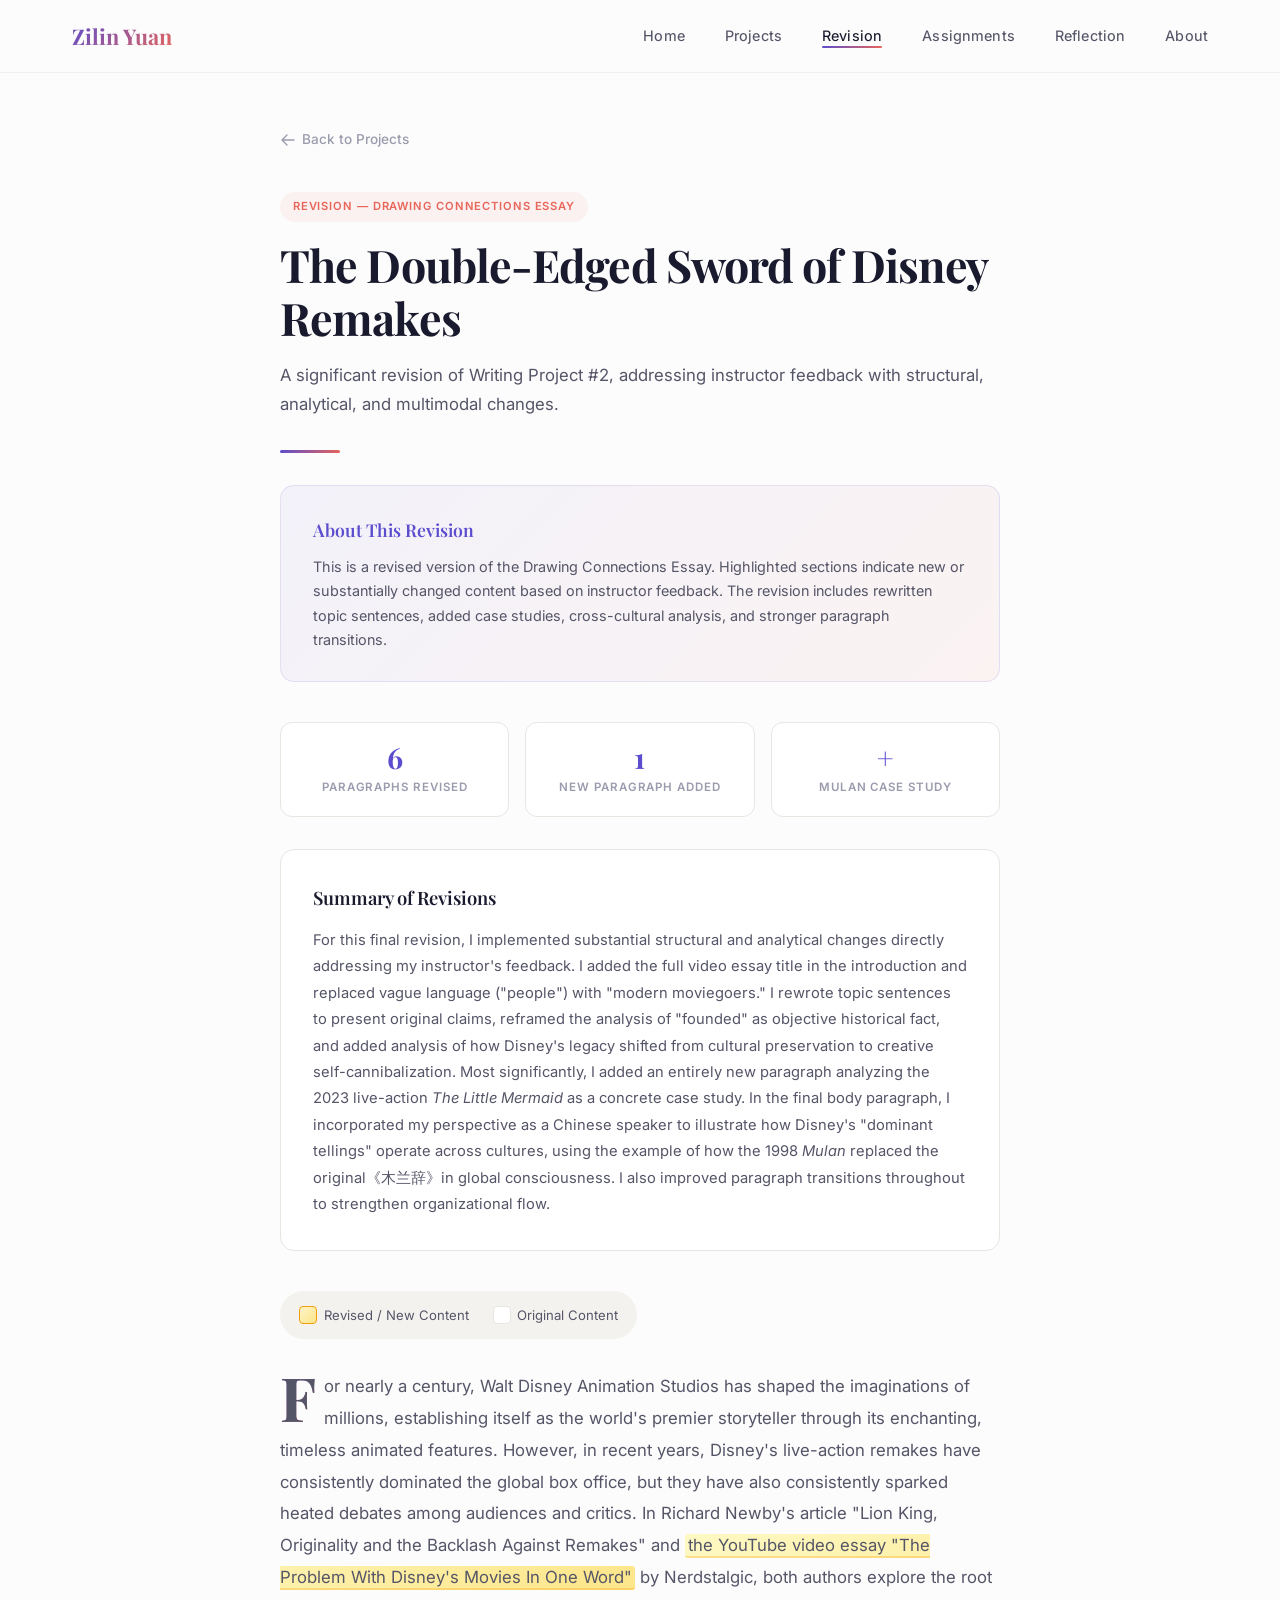
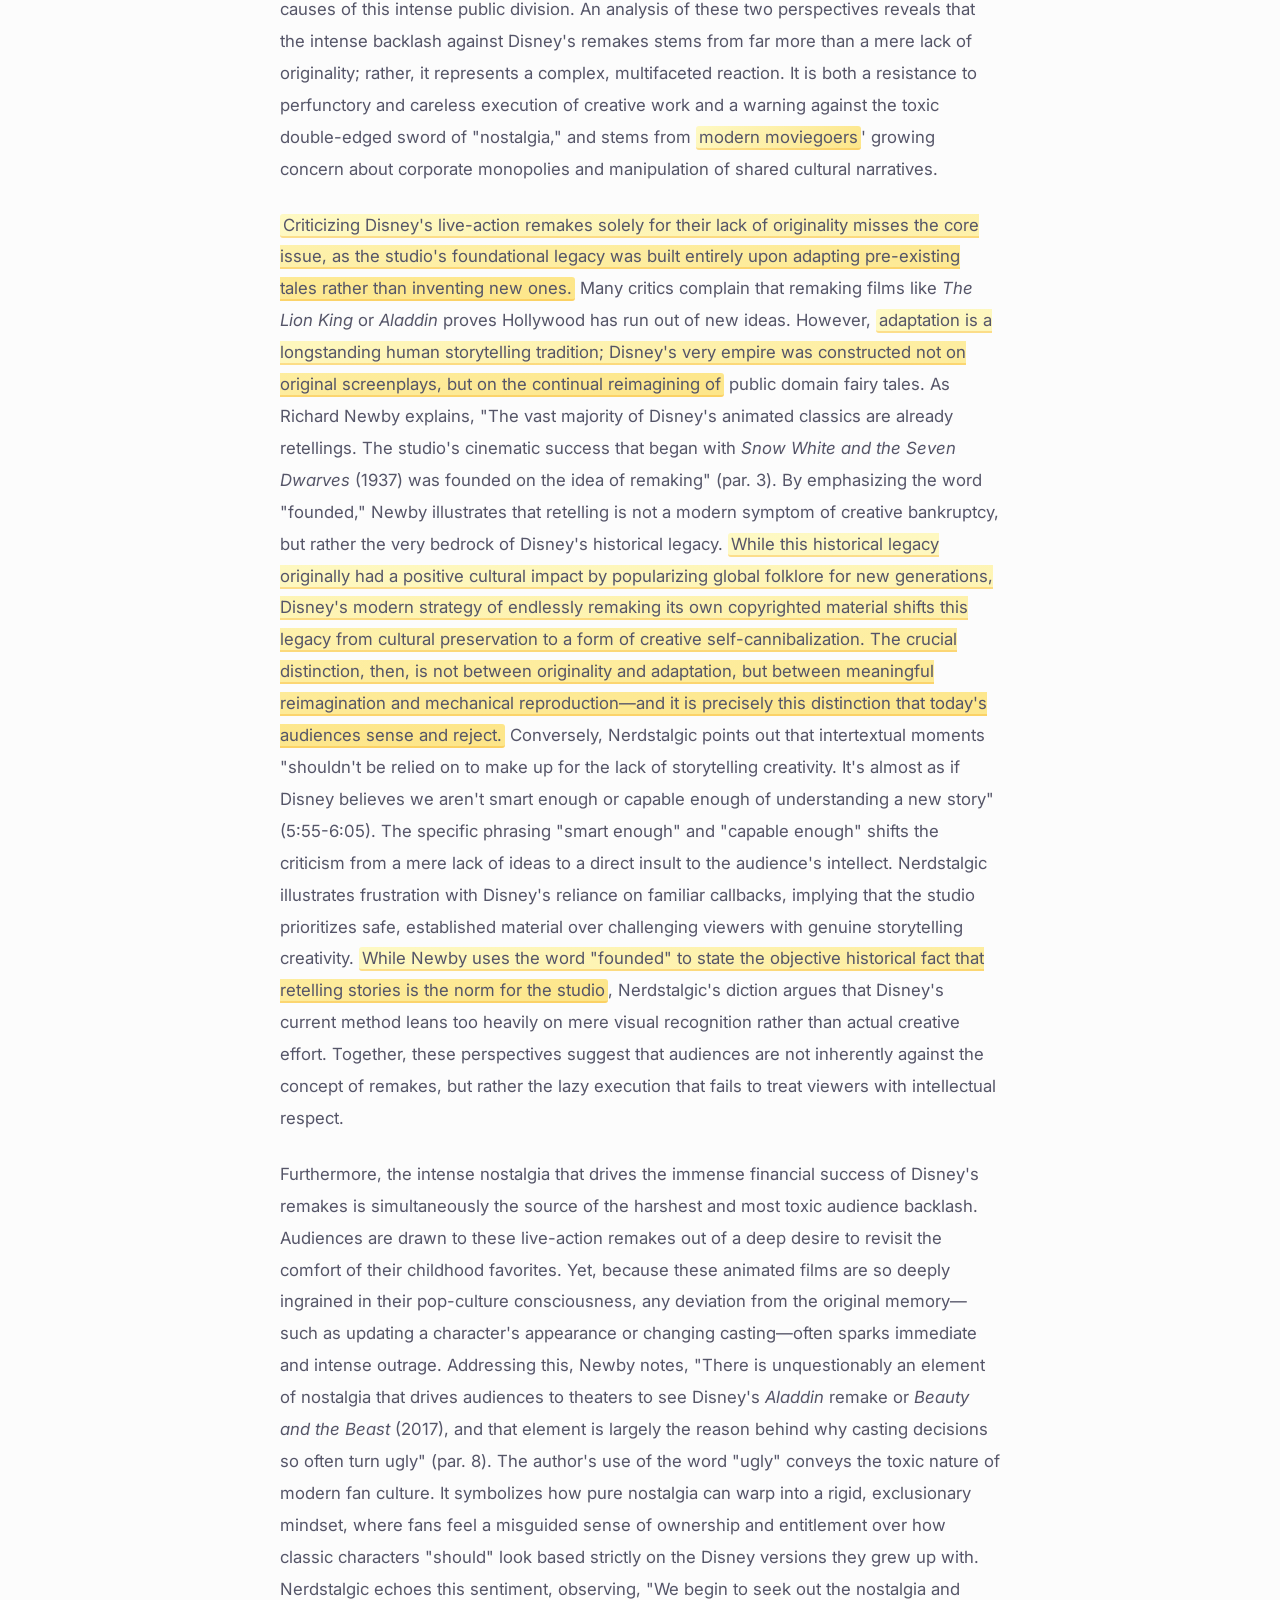
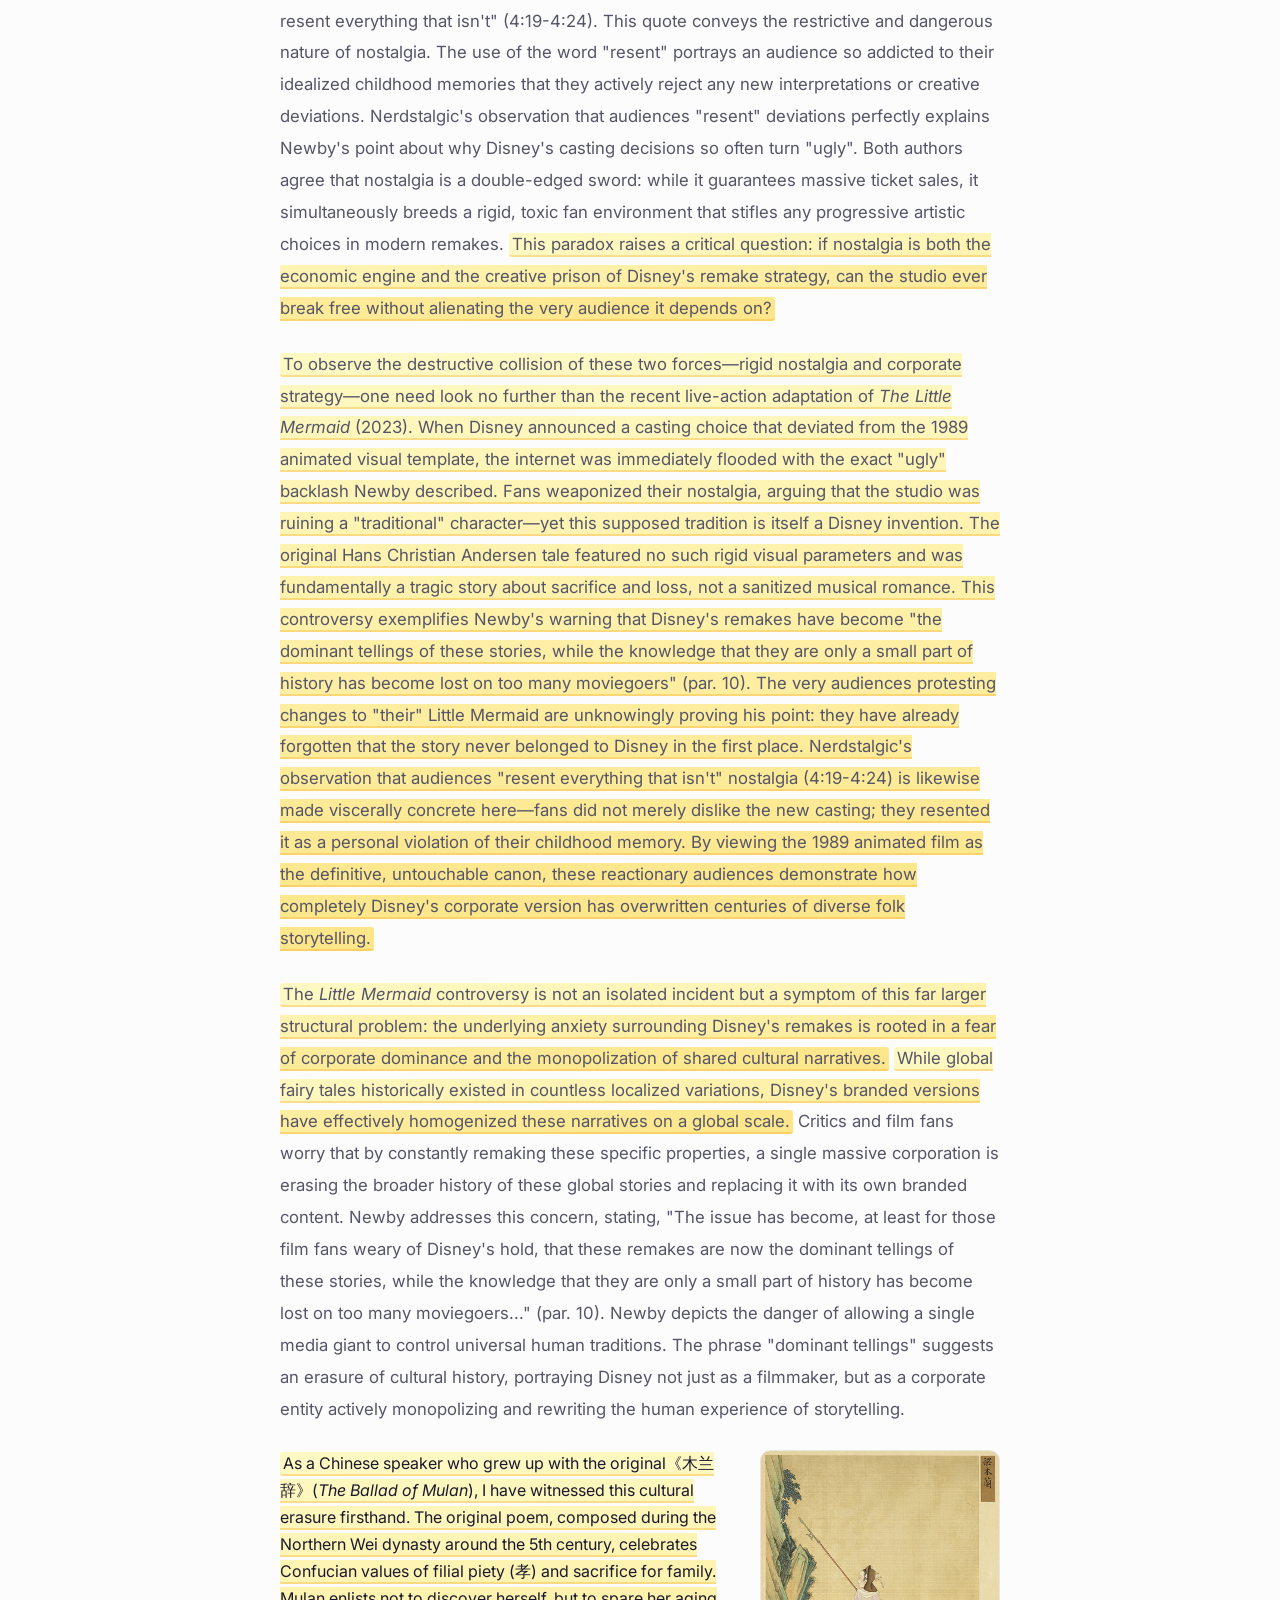
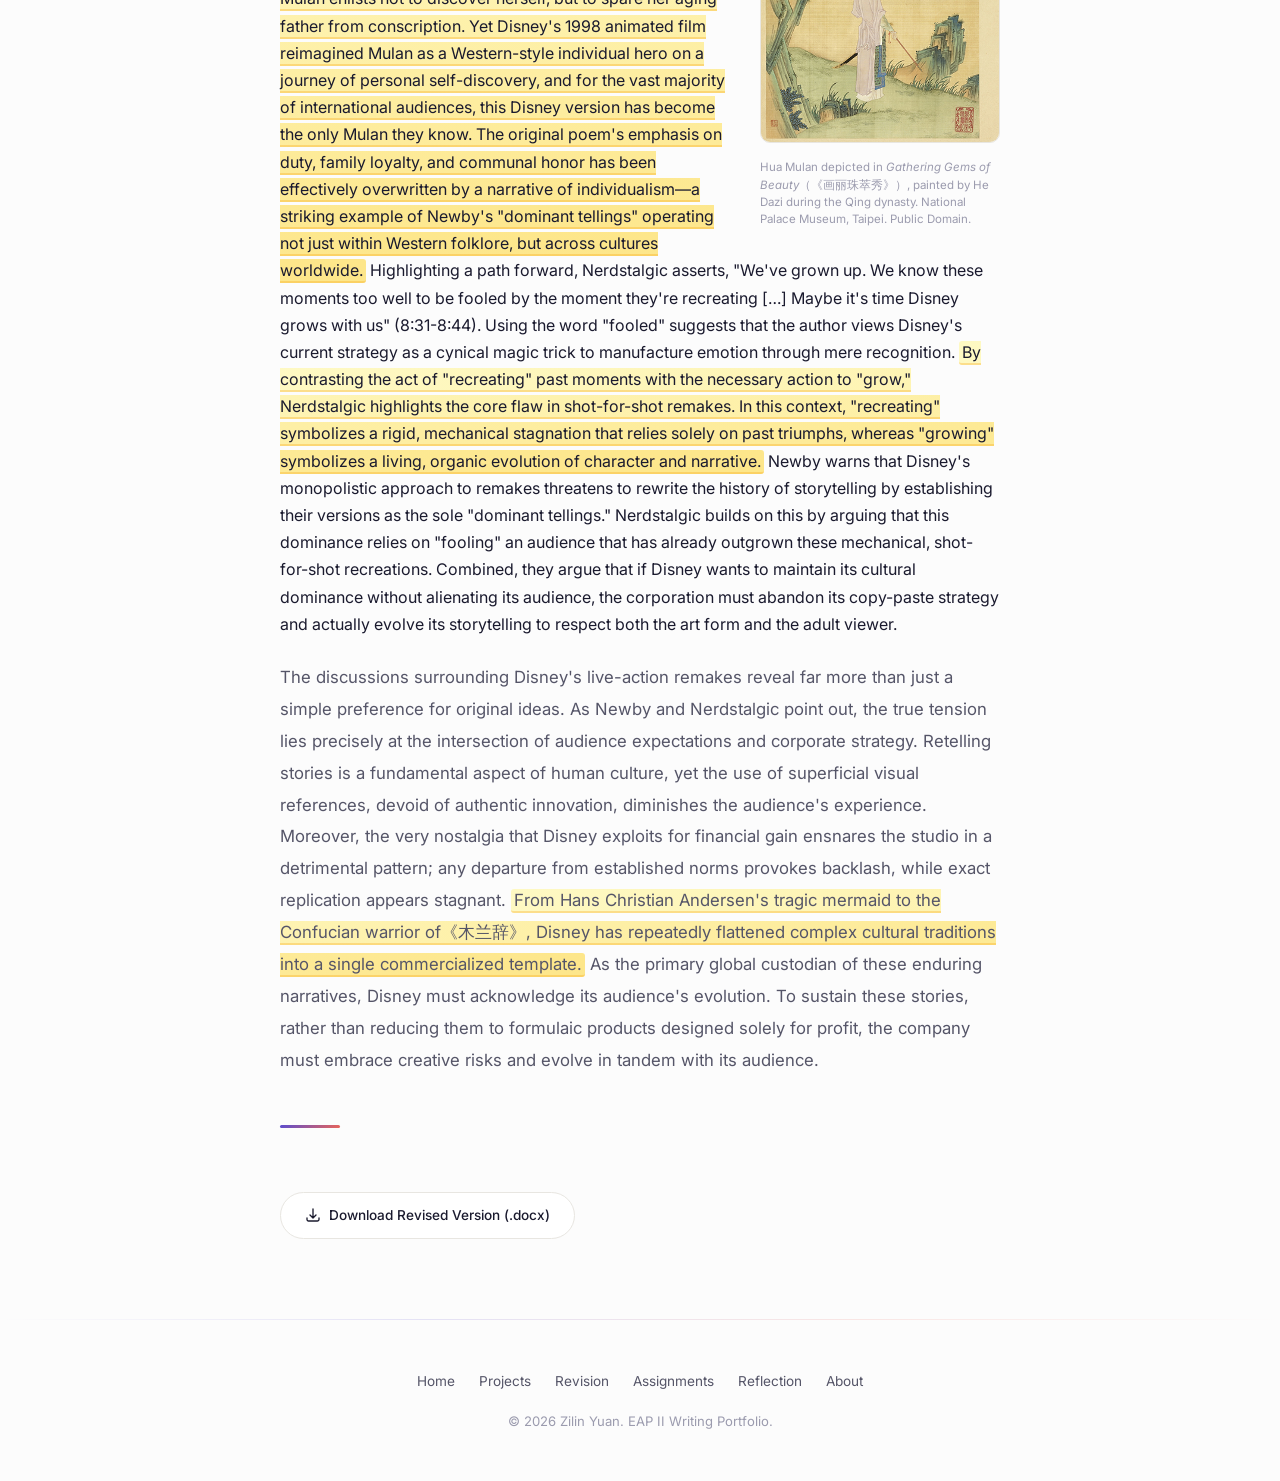
<file: projects/revision.html>
<!DOCTYPE html>
<html lang="en">
<head>
  <meta charset="UTF-8">
  <meta name="viewport" content="width=device-width, initial-scale=1.0">
  <title>Revision — The Double-Edged Sword of Disney Remakes — Zilin Yuan</title>
  <link rel="stylesheet" href="../css/style.css">
  <style>
    .revision-banner {
      background: linear-gradient(135deg, rgba(91, 77, 206, 0.06) 0%, rgba(232, 101, 90, 0.06) 100%);
      border: 1px solid rgba(91, 77, 206, 0.12);
      border-radius: 14px;
      padding: 1.8rem 2rem;
      margin-bottom: 2.5rem;
    }

    .revision-banner h3 {
      font-family: 'Playfair Display', serif;
      font-size: 1.1rem;
      font-weight: 600;
      color: #5b4dce;
      margin-bottom: 0.6rem;
    }

    .revision-banner p {
      font-size: 0.9rem;
      color: #555568;
      line-height: 1.7;
      margin: 0;
    }

    .legend {
      display: flex;
      align-items: center;
      gap: 1.5rem;
      margin-bottom: 2rem;
      padding: 0.8rem 1.2rem;
      background: #f4f2ee;
      border-radius: 100px;
      width: fit-content;
      font-size: 0.82rem;
      color: #555568;
    }

    .legend-item {
      display: flex;
      align-items: center;
      gap: 0.4rem;
    }

    .legend-swatch {
      width: 18px;
      height: 18px;
      border-radius: 4px;
    }

    .legend-swatch.hl {
      background: linear-gradient(135deg, #fef3c7, #fde68a);
      border: 1px solid #f59e0b;
    }

    .legend-swatch.orig {
      background: #fff;
      border: 1px solid #e8e6e1;
    }

    .article-content mark {
      background: linear-gradient(135deg, #fef9c3 0%, #fde68a 100%);
      color: inherit;
      padding: 1px 3px;
      border-radius: 3px;
      border-bottom: 2px solid rgba(245, 158, 11, 0.3);
    }

    .summary-box {
      background: #fff;
      border: 1px solid #e8e6e1;
      border-radius: 14px;
      padding: 2rem;
      margin-bottom: 2.5rem;
    }

    .summary-box h3 {
      font-family: 'Playfair Display', serif;
      font-size: 1.15rem;
      font-weight: 600;
      margin-bottom: 0.8rem;
      color: #1a1a2e;
    }

    .summary-box p {
      font-size: 0.92rem;
      color: #555568;
      line-height: 1.8;
    }

    .stats-row {
      display: flex;
      gap: 1rem;
      margin-bottom: 2rem;
      flex-wrap: wrap;
    }

    .stat-card {
      flex: 1;
      min-width: 120px;
      background: #fff;
      border: 1px solid #e8e6e1;
      border-radius: 12px;
      padding: 1.2rem;
      text-align: center;
    }

    .stat-card .stat-num {
      font-family: 'Playfair Display', serif;
      font-size: 1.8rem;
      font-weight: 700;
      color: #5b4dce;
      line-height: 1;
    }

    .stat-card .stat-label {
      font-size: 0.72rem;
      color: #9b9bae;
      margin-top: 0.4rem;
      text-transform: uppercase;
      letter-spacing: 0.08em;
      font-weight: 600;
    }
  </style>
</head>
<body>

  <nav>
    <div class="nav-inner">
      <a href="../index.html" class="logo">Zilin Yuan</a>
      <button class="hamburger" onclick="document.querySelector('.nav-links').classList.toggle('open')" aria-label="Menu">
        <span></span><span></span><span></span>
      </button>
      <ul class="nav-links">
        <li><a href="../index.html">Home</a></li>
        <li><a href="../projects.html">Projects</a></li>
        <li><a href="revision.html" class="active">Revision</a></li>
        <li><a href="assignments.html">Assignments</a></li>
        <li><a href="reflection-essay.html">Reflection</a></li>
        
        <li><a href="../about.html">About</a></li>
      </ul>
    </div>
  </nav>

  <div class="article-page">
    <div class="article-inner">
      <a href="../projects.html" class="article-back">
        <svg xmlns="http://www.w3.org/2000/svg" width="16" height="16" fill="none" viewBox="0 0 24 24" stroke-width="2" stroke="currentColor"><path stroke-linecap="round" stroke-linejoin="round" d="M10.5 19.5 3 12m0 0 7.5-7.5M3 12h18" /></svg>
        Back to Projects
      </a>

      <div class="article-meta">
        <span class="tag" style="color: #e8655a; background: rgba(232,101,90,0.07);">Revision — Drawing Connections Essay</span>
        <h1>The Double-Edged Sword of Disney Remakes</h1>
        <p class="subtitle">A significant revision of Writing Project #2, addressing instructor feedback with structural, analytical, and multimodal changes.</p>
      </div>

      <div class="article-divider"></div>

      <div class="revision-banner">
        <h3>About This Revision</h3>
        <p>This is a revised version of the Drawing Connections Essay. Highlighted sections indicate new or substantially changed content based on instructor feedback. The revision includes rewritten topic sentences, added case studies, cross-cultural analysis, and stronger paragraph transitions.</p>
      </div>

      <div class="stats-row">
        <div class="stat-card">
          <div class="stat-num">6</div>
          <div class="stat-label">Paragraphs Revised</div>
        </div>
        <div class="stat-card">
          <div class="stat-num">1</div>
          <div class="stat-label">New Paragraph Added</div>
        </div>
        <div class="stat-card">
          <div class="stat-num">+</div>
          <div class="stat-label">Mulan Case Study</div>
        </div>
      </div>

      <div class="summary-box">
        <h3>Summary of Revisions</h3>
        <p>For this final revision, I implemented substantial structural and analytical changes directly addressing my instructor's feedback. I added the full video essay title in the introduction and replaced vague language ("people") with "modern moviegoers." I rewrote topic sentences to present original claims, reframed the analysis of "founded" as objective historical fact, and added analysis of how Disney's legacy shifted from cultural preservation to creative self-cannibalization. Most significantly, I added an entirely new paragraph analyzing the 2023 live-action <em>The Little Mermaid</em> as a concrete case study. In the final body paragraph, I incorporated my perspective as a Chinese speaker to illustrate how Disney's "dominant tellings" operate across cultures, using the example of how the 1998 <em>Mulan</em> replaced the original《木兰辞》in global consciousness. I also improved paragraph transitions throughout to strengthen organizational flow.</p>
      </div>

      <div class="legend">
        <div class="legend-item">
          <span class="legend-swatch hl"></span>
          Revised / New Content
        </div>
        <div class="legend-item">
          <span class="legend-swatch orig"></span>
          Original Content
        </div>
      </div>

      <div class="article-content">
        <p>For nearly a century, Walt Disney Animation Studios has shaped the imaginations of millions, establishing itself as the world's premier storyteller through its enchanting, timeless animated features. However, in recent years, Disney's live-action remakes have consistently dominated the global box office, but they have also consistently sparked heated debates among audiences and critics. In Richard Newby's article "Lion King, Originality and the Backlash Against Remakes" and <mark>the YouTube video essay "The Problem With Disney's Movies In One Word"</mark> by Nerdstalgic, both authors explore the root causes of this intense public division. An analysis of these two perspectives reveals that the intense backlash against Disney's remakes stems from far more than a mere lack of originality; rather, it represents a complex, multifaceted reaction. It is both a resistance to perfunctory and careless execution of creative work and a warning against the toxic double-edged sword of "nostalgia," and stems from <mark>modern moviegoers</mark>' growing concern about corporate monopolies and manipulation of shared cultural narratives.</p>

        <p><mark>Criticizing Disney's live-action remakes solely for their lack of originality misses the core issue, as the studio's foundational legacy was built entirely upon adapting pre-existing tales rather than inventing new ones.</mark> Many critics complain that remaking films like <em>The Lion King</em> or <em>Aladdin</em> proves Hollywood has run out of new ideas. However, <mark>adaptation is a longstanding human storytelling tradition; Disney's very empire was constructed not on original screenplays, but on the continual reimagining of</mark> public domain fairy tales. As Richard Newby explains, "The vast majority of Disney's animated classics are already retellings. The studio's cinematic success that began with <em>Snow White and the Seven Dwarves</em> (1937) was founded on the idea of remaking" (par. 3). By emphasizing the word "founded," Newby illustrates that retelling is not a modern symptom of creative bankruptcy, but rather the very bedrock of Disney's historical legacy. <mark>While this historical legacy originally had a positive cultural impact by popularizing global folklore for new generations, Disney's modern strategy of endlessly remaking its own copyrighted material shifts this legacy from cultural preservation to a form of creative self-cannibalization. The crucial distinction, then, is not between originality and adaptation, but between meaningful reimagination and mechanical reproduction—and it is precisely this distinction that today's audiences sense and reject.</mark> Conversely, Nerdstalgic points out that intertextual moments "shouldn't be relied on to make up for the lack of storytelling creativity. It's almost as if Disney believes we aren't smart enough or capable enough of understanding a new story" (5:55-6:05). The specific phrasing "smart enough" and "capable enough" shifts the criticism from a mere lack of ideas to a direct insult to the audience's intellect. Nerdstalgic illustrates frustration with Disney's reliance on familiar callbacks, implying that the studio prioritizes safe, established material over challenging viewers with genuine storytelling creativity. <mark>While Newby uses the word "founded" to state the objective historical fact that retelling stories is the norm for the studio</mark>, Nerdstalgic's diction argues that Disney's current method leans too heavily on mere visual recognition rather than actual creative effort. Together, these perspectives suggest that audiences are not inherently against the concept of remakes, but rather the lazy execution that fails to treat viewers with intellectual respect.</p>

        <p>Furthermore, the intense nostalgia that drives the immense financial success of Disney's remakes is simultaneously the source of the harshest and most toxic audience backlash. Audiences are drawn to these live-action remakes out of a deep desire to revisit the comfort of their childhood favorites. Yet, because these animated films are so deeply ingrained in their pop-culture consciousness, any deviation from the original memory—such as updating a character's appearance or changing casting—often sparks immediate and intense outrage. Addressing this, Newby notes, "There is unquestionably an element of nostalgia that drives audiences to theaters to see Disney's <em>Aladdin</em> remake or <em>Beauty and the Beast</em> (2017), and that element is largely the reason behind why casting decisions so often turn ugly" (par. 8). The author's use of the word "ugly" conveys the toxic nature of modern fan culture. It symbolizes how pure nostalgia can warp into a rigid, exclusionary mindset, where fans feel a misguided sense of ownership and entitlement over how classic characters "should" look based strictly on the Disney versions they grew up with. Nerdstalgic echoes this sentiment, observing, "We begin to seek out the nostalgia and resent everything that isn't" (4:19-4:24). This quote conveys the restrictive and dangerous nature of nostalgia. The use of the word "resent" portrays an audience so addicted to their idealized childhood memories that they actively reject any new interpretations or creative deviations. Nerdstalgic's observation that audiences "resent" deviations perfectly explains Newby's point about why Disney's casting decisions so often turn "ugly". Both authors agree that nostalgia is a double-edged sword: while it guarantees massive ticket sales, it simultaneously breeds a rigid, toxic fan environment that stifles any progressive artistic choices in modern remakes. <mark>This paradox raises a critical question: if nostalgia is both the economic engine and the creative prison of Disney's remake strategy, can the studio ever break free without alienating the very audience it depends on?</mark></p>

        <p><mark>To observe the destructive collision of these two forces—rigid nostalgia and corporate strategy—one need look no further than the recent live-action adaptation of <em>The Little Mermaid</em> (2023). When Disney announced a casting choice that deviated from the 1989 animated visual template, the internet was immediately flooded with the exact "ugly" backlash Newby described. Fans weaponized their nostalgia, arguing that the studio was ruining a "traditional" character—yet this supposed tradition is itself a Disney invention. The original Hans Christian Andersen tale featured no such rigid visual parameters and was fundamentally a tragic story about sacrifice and loss, not a sanitized musical romance. This controversy exemplifies Newby's warning that Disney's remakes have become "the dominant tellings of these stories, while the knowledge that they are only a small part of history has become lost on too many moviegoers" (par. 10). The very audiences protesting changes to "their" Little Mermaid are unknowingly proving his point: they have already forgotten that the story never belonged to Disney in the first place. Nerdstalgic's observation that audiences "resent everything that isn't" nostalgia (4:19-4:24) is likewise made viscerally concrete here—fans did not merely dislike the new casting; they resented it as a personal violation of their childhood memory. By viewing the 1989 animated film as the definitive, untouchable canon, these reactionary audiences demonstrate how completely Disney's corporate version has overwritten centuries of diverse folk storytelling.</mark></p>

        <p><mark>The <em>Little Mermaid</em> controversy is not an isolated incident but a symptom of this far larger structural problem: the underlying anxiety surrounding Disney's remakes is rooted in a fear of corporate dominance and the monopolization of shared cultural narratives.</mark> <mark>While global fairy tales historically existed in countless localized variations, Disney's branded versions have effectively homogenized these narratives on a global scale.</mark> Critics and film fans worry that by constantly remaking these specific properties, a single massive corporation is erasing the broader history of these global stories and replacing it with its own branded content. Newby addresses this concern, stating, "The issue has become, at least for those film fans weary of Disney's hold, that these remakes are now the dominant tellings of these stories, while the knowledge that they are only a small part of history has become lost on too many moviegoers..." (par. 10). Newby depicts the danger of allowing a single media giant to control universal human traditions. The phrase "dominant tellings" suggests an erasure of cultural history, portraying Disney not just as a filmmaker, but as a corporate entity actively monopolizing and rewriting the human experience of storytelling. <figure style="float:right;margin:0 0 1.2rem 1.5rem;max-width:240px;"><img src="../assets/images/mulan.jpeg" alt="Hua Mulan depicted in Gathering Gems of Beauty" style="width:100%;border-radius:10px;border:1px solid #e8e6e1;"><figcaption style="font-size:0.72rem;color:#9b9bae;margin-top:0.5rem;line-height:1.5;">Hua Mulan depicted in <em>Gathering Gems of Beauty</em>（《画丽珠萃秀》）, painted by He Dazi during the Qing dynasty. National Palace Museum, Taipei. Public Domain.</figcaption></figure><mark>As a Chinese speaker who grew up with the original《木兰辞》(<em>The Ballad of Mulan</em>), I have witnessed this cultural erasure firsthand. The original poem, composed during the Northern Wei dynasty around the 5th century, celebrates Confucian values of filial piety (孝) and sacrifice for family. Mulan enlists not to discover herself, but to spare her aging father from conscription. Yet Disney's 1998 animated film reimagined Mulan as a Western-style individual hero on a journey of personal self-discovery, and for the vast majority of international audiences, this Disney version has become the only Mulan they know. The original poem's emphasis on duty, family loyalty, and communal honor has been effectively overwritten by a narrative of individualism—a striking example of Newby's "dominant tellings" operating not just within Western folklore, but across cultures worldwide.</mark> Highlighting a path forward, Nerdstalgic asserts, "We've grown up. We know these moments too well to be fooled by the moment they're recreating […] Maybe it's time Disney grows with us" (8:31-8:44). Using the word "fooled" suggests that the author views Disney's current strategy as a cynical magic trick to manufacture emotion through mere recognition. <mark>By contrasting the act of "recreating" past moments with the necessary action to "grow," Nerdstalgic highlights the core flaw in shot-for-shot remakes. In this context, "recreating" symbolizes a rigid, mechanical stagnation that relies solely on past triumphs, whereas "growing" symbolizes a living, organic evolution of character and narrative.</mark> Newby warns that Disney's monopolistic approach to remakes threatens to rewrite the history of storytelling by establishing their versions as the sole "dominant tellings." Nerdstalgic builds on this by arguing that this dominance relies on "fooling" an audience that has already outgrown these mechanical, shot-for-shot recreations. Combined, they argue that if Disney wants to maintain its cultural dominance without alienating its audience, the corporation must abandon its copy-paste strategy and actually evolve its storytelling to respect both the art form and the adult viewer.</p>

        <p>The discussions surrounding Disney's live-action remakes reveal far more than just a simple preference for original ideas. As Newby and Nerdstalgic point out, the true tension lies precisely at the intersection of audience expectations and corporate strategy. Retelling stories is a fundamental aspect of human culture, yet the use of superficial visual references, devoid of authentic innovation, diminishes the audience's experience. Moreover, the very nostalgia that Disney exploits for financial gain ensnares the studio in a detrimental pattern; any departure from established norms provokes backlash, while exact replication appears stagnant. <mark>From Hans Christian Andersen's tragic mermaid to the Confucian warrior of《木兰辞》, Disney has repeatedly flattened complex cultural traditions into a single commercialized template.</mark> As the primary global custodian of these enduring narratives, Disney must acknowledge its audience's evolution. To sustain these stories, rather than reducing them to formulaic products designed solely for profit, the company must embrace creative risks and evolve in tandem with its audience.</p>
      </div>

      <div class="article-divider" style="margin: 3rem 0;"></div>

      <a href="../Revision/Zilin Yuan - [HW] Submit Drawing Connections Essay Final Draft-1 (2) (1).docx" class="download-link">
        <svg xmlns="http://www.w3.org/2000/svg" width="16" height="16" fill="none" viewBox="0 0 24 24" stroke-width="2" stroke="currentColor"><path stroke-linecap="round" stroke-linejoin="round" d="M3 16.5v2.25A2.25 2.25 0 0 0 5.25 21h13.5A2.25 2.25 0 0 0 21 18.75V16.5M16.5 12 12 16.5m0 0L7.5 12m4.5 4.5V3" /></svg>
        Download Revised Version (.docx)
      </a>
    </div>
  </div>

  <footer>
    <div class="footer-inner">
      <ul class="footer-links">
        <li><a href="../index.html">Home</a></li>
        <li><a href="../projects.html">Projects</a></li>
        <li><a href="revision.html">Revision</a></li>
        <li><a href="assignments.html">Assignments</a></li>
        <li><a href="reflection-essay.html">Reflection</a></li>
        
        <li><a href="../about.html">About</a></li>
      </ul>
      <p>&copy; 2026 Zilin Yuan. EAP II Writing Portfolio.</p>
    </div>
  </footer>

</body>
</html>
</file>
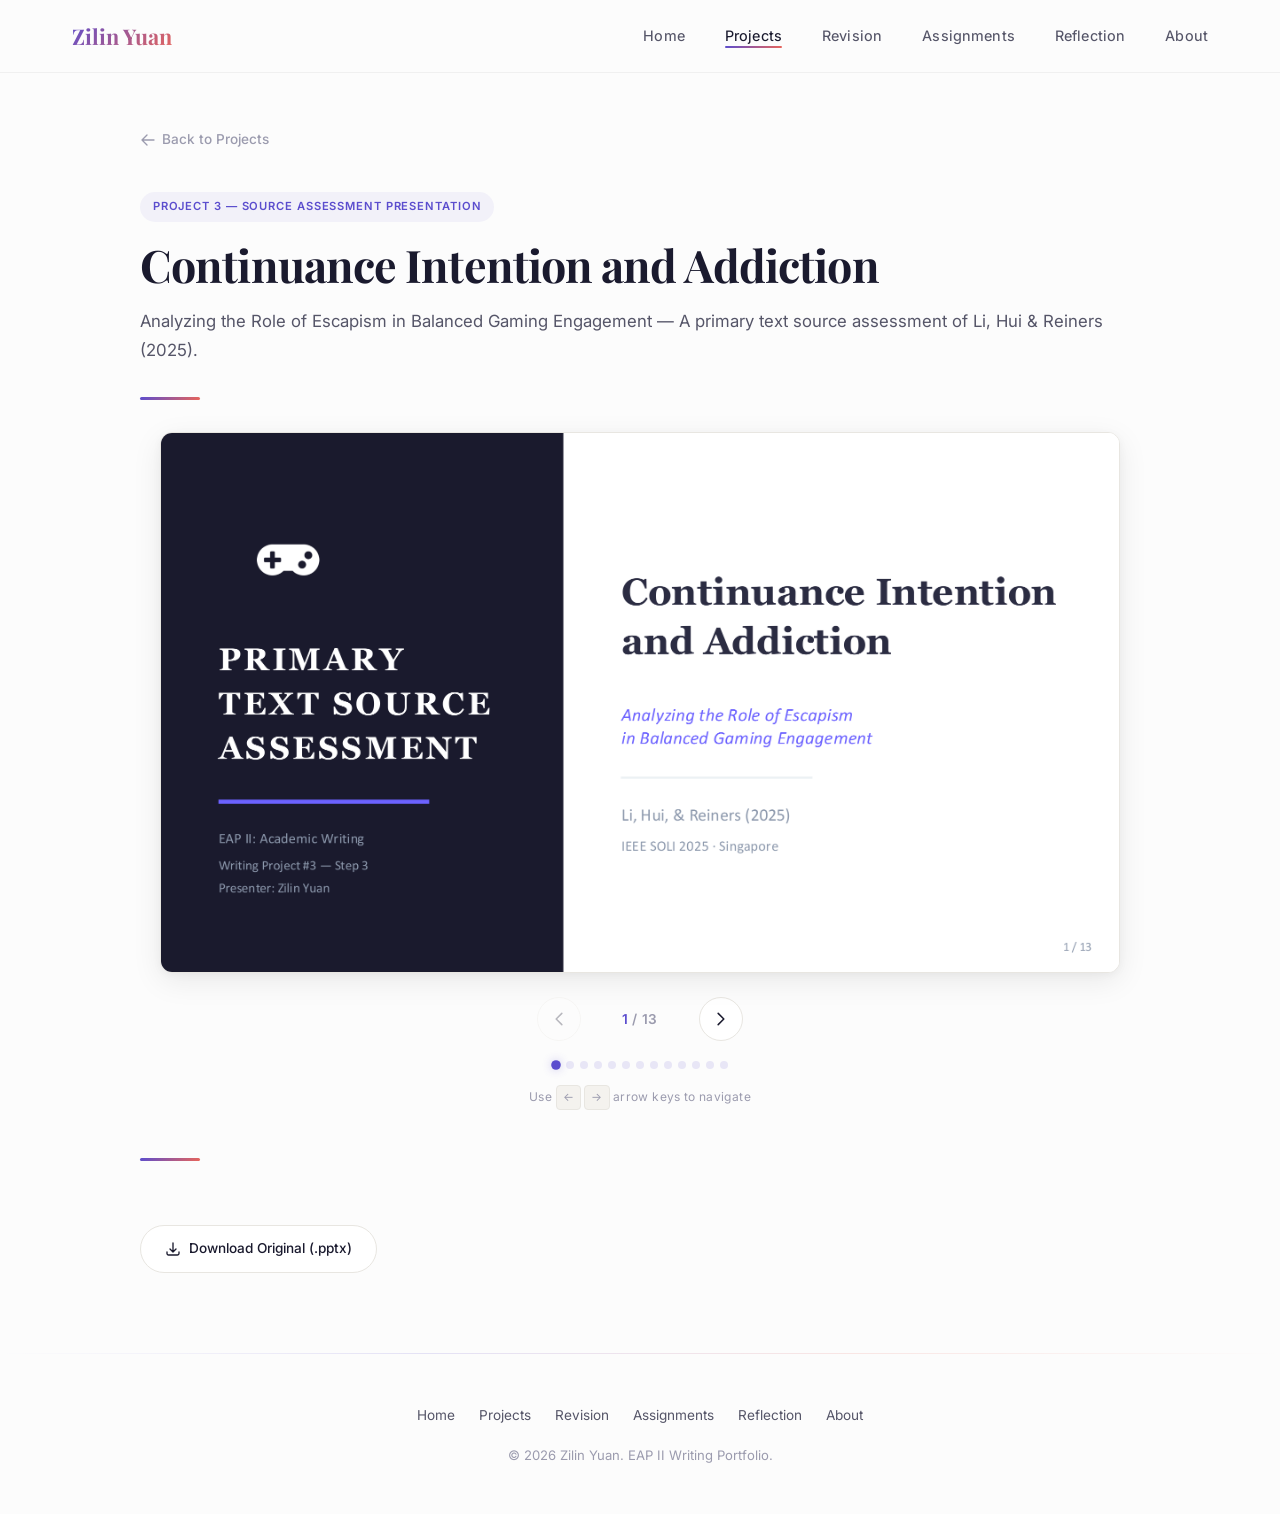
<file: projects/source-assessment.html>
<!DOCTYPE html>
<html lang="en">
<head>
  <meta charset="UTF-8">
  <meta name="viewport" content="width=device-width, initial-scale=1.0">
  <title>Source Assessment — Zilin Yuan</title>
  <link rel="stylesheet" href="../css/style.css">
  <style>
    .slideshow {
      max-width: 960px;
      margin: 2rem auto 0;
      position: relative;
    }

    .slideshow-viewport {
      position: relative;
      border-radius: 12px;
      overflow: hidden;
      border: 1px solid #e8e6e1;
      box-shadow: 0 8px 30px rgba(0,0,0,0.08), 0 2px 8px rgba(0,0,0,0.04);
      background: #fff;
    }

    .slideshow-viewport img {
      width: 100%;
      display: none;
      aspect-ratio: 2160/1217;
      object-fit: contain;
      background: #fff;
    }

    .slideshow-viewport img.active {
      display: block;
    }

    .slide-controls {
      display: flex;
      justify-content: center;
      align-items: center;
      gap: 1.5rem;
      margin-top: 1.5rem;
    }

    .slide-btn {
      width: 44px;
      height: 44px;
      border-radius: 50%;
      border: 1px solid #e8e6e1;
      background: #fff;
      color: #1a1a2e;
      cursor: pointer;
      display: flex;
      align-items: center;
      justify-content: center;
      transition: 0.3s ease;
      flex-shrink: 0;
    }

    .slide-btn:hover {
      background: rgba(91, 77, 206, 0.06);
      border-color: rgba(91, 77, 206, 0.3);
      transform: scale(1.05);
    }

    .slide-btn:disabled {
      opacity: 0.3;
      cursor: not-allowed;
      transform: none;
    }

    .slide-btn svg {
      width: 18px;
      height: 18px;
    }

    .slide-counter {
      font-size: 0.85rem;
      font-weight: 600;
      color: #9b9bae;
      letter-spacing: 0.05em;
      min-width: 70px;
      text-align: center;
    }

    .slide-counter span {
      color: #5b4dce;
    }

    .slide-dots {
      display: flex;
      justify-content: center;
      gap: 6px;
      margin-top: 1.2rem;
      flex-wrap: wrap;
    }

    .slide-dot {
      width: 8px;
      height: 8px;
      border-radius: 50%;
      background: rgba(91, 77, 206, 0.12);
      border: none;
      cursor: pointer;
      transition: 0.3s ease;
      padding: 0;
    }

    .slide-dot.active {
      background: #5b4dce;
      box-shadow: 0 0 8px rgba(91, 77, 206, 0.3);
      transform: scale(1.2);
    }

    .slide-dot:hover:not(.active) {
      background: rgba(91, 77, 206, 0.3);
    }

    .fullscreen-btn {
      position: absolute;
      top: 12px;
      right: 12px;
      width: 36px;
      height: 36px;
      border-radius: 8px;
      border: none;
      background: rgba(0, 0, 0, 0.4);
      backdrop-filter: blur(8px);
      color: #fff;
      cursor: pointer;
      display: flex;
      align-items: center;
      justify-content: center;
      transition: 0.3s ease;
      z-index: 2;
      opacity: 0;
    }

    .slideshow-viewport:hover .fullscreen-btn {
      opacity: 1;
    }

    .fullscreen-btn:hover {
      background: rgba(91, 77, 206, 0.6);
    }

    .fullscreen-btn svg {
      width: 16px;
      height: 16px;
    }

    /* Keyboard hint */
    .slide-hint {
      text-align: center;
      margin-top: 1rem;
      font-size: 0.75rem;
      color: #9b9bae;
      letter-spacing: 0.03em;
    }

    .slide-hint kbd {
      display: inline-block;
      padding: 2px 6px;
      border-radius: 4px;
      border: 1px solid #e8e6e1;
      background: #f4f2ee;
      font-family: inherit;
      font-size: 0.72rem;
    }
  </style>
</head>
<body>

  <nav>
    <div class="nav-inner">
      <a href="../index.html" class="logo">Zilin Yuan</a>
      <button class="hamburger" onclick="document.querySelector('.nav-links').classList.toggle('open')" aria-label="Menu">
        <span></span><span></span><span></span>
      </button>
      <ul class="nav-links">
        <li><a href="../index.html">Home</a></li>
        <li><a href="../projects.html" class="active">Projects</a></li>
        <li><a href="revision.html">Revision</a></li>
        <li><a href="assignments.html">Assignments</a></li>
        <li><a href="reflection-essay.html">Reflection</a></li>
        
        <li><a href="../about.html">About</a></li>
      </ul>
    </div>
  </nav>

  <div class="article-page">
    <div class="article-inner" style="max-width: 1000px;">
      <a href="../projects.html" class="article-back">
        <svg xmlns="http://www.w3.org/2000/svg" width="16" height="16" fill="none" viewBox="0 0 24 24" stroke-width="2" stroke="currentColor"><path stroke-linecap="round" stroke-linejoin="round" d="M10.5 19.5 3 12m0 0 7.5-7.5M3 12h18" /></svg>
        Back to Projects
      </a>

      <div class="article-meta">
        <span class="tag">Project 3 — Source Assessment Presentation</span>
        <h1>Continuance Intention and Addiction</h1>
        <p class="subtitle">Analyzing the Role of Escapism in Balanced Gaming Engagement — A primary text source assessment of Li, Hui &amp; Reiners (2025).</p>
      </div>

      <div class="article-divider"></div>

      <div class="slideshow">
        <div class="slideshow-viewport" id="viewport">
          <img src="../assets/slides/slide-01.png" alt="Slide 1" class="active">
          <img src="../assets/slides/slide-02.png" alt="Slide 2">
          <img src="../assets/slides/slide-03.png" alt="Slide 3">
          <img src="../assets/slides/slide-04.png" alt="Slide 4">
          <img src="../assets/slides/slide-05.png" alt="Slide 5">
          <img src="../assets/slides/slide-06.png" alt="Slide 6">
          <img src="../assets/slides/slide-07.png" alt="Slide 7">
          <img src="../assets/slides/slide-08.png" alt="Slide 8">
          <img src="../assets/slides/slide-09.png" alt="Slide 9">
          <img src="../assets/slides/slide-10.png" alt="Slide 10">
          <img src="../assets/slides/slide-11.png" alt="Slide 11">
          <img src="../assets/slides/slide-12.png" alt="Slide 12">
          <img src="../assets/slides/slide-13.png" alt="Slide 13">
          <button class="fullscreen-btn" onclick="toggleFullscreen()" title="Fullscreen">
            <svg xmlns="http://www.w3.org/2000/svg" fill="none" viewBox="0 0 24 24" stroke-width="2" stroke="currentColor"><path stroke-linecap="round" stroke-linejoin="round" d="M3.75 3.75v4.5m0-4.5h4.5m-4.5 0L9 9M3.75 20.25v-4.5m0 4.5h4.5m-4.5 0L9 15M20.25 3.75h-4.5m4.5 0v4.5m0-4.5L15 9m5.25 11.25h-4.5m4.5 0v-4.5m0 4.5L15 15" /></svg>
          </button>
        </div>

        <div class="slide-controls">
          <button class="slide-btn" id="prevBtn" onclick="changeSlide(-1)" disabled>
            <svg xmlns="http://www.w3.org/2000/svg" fill="none" viewBox="0 0 24 24" stroke-width="2" stroke="currentColor"><path stroke-linecap="round" stroke-linejoin="round" d="M15.75 19.5 8.25 12l7.5-7.5" /></svg>
          </button>
          <span class="slide-counter"><span id="currentNum">1</span> / 13</span>
          <button class="slide-btn" id="nextBtn" onclick="changeSlide(1)">
            <svg xmlns="http://www.w3.org/2000/svg" fill="none" viewBox="0 0 24 24" stroke-width="2" stroke="currentColor"><path stroke-linecap="round" stroke-linejoin="round" d="m8.25 4.5 7.5 7.5-7.5 7.5" /></svg>
          </button>
        </div>

        <div class="slide-dots" id="dots"></div>

        <p class="slide-hint">Use <kbd>&larr;</kbd> <kbd>&rarr;</kbd> arrow keys to navigate</p>
      </div>

      <div class="article-divider" style="margin: 3rem 0;"></div>

      <a href="../Source_Assessment_Presentation(3) (1).pptx" class="download-link">
        <svg xmlns="http://www.w3.org/2000/svg" width="16" height="16" fill="none" viewBox="0 0 24 24" stroke-width="2" stroke="currentColor"><path stroke-linecap="round" stroke-linejoin="round" d="M3 16.5v2.25A2.25 2.25 0 0 0 5.25 21h13.5A2.25 2.25 0 0 0 21 18.75V16.5M16.5 12 12 16.5m0 0L7.5 12m4.5 4.5V3" /></svg>
        Download Original (.pptx)
      </a>
    </div>
  </div>

  <footer>
    <div class="footer-inner">
      <ul class="footer-links">
        <li><a href="../index.html">Home</a></li>
        <li><a href="../projects.html">Projects</a></li>
        <li><a href="revision.html">Revision</a></li>
        <li><a href="assignments.html">Assignments</a></li>
        <li><a href="reflection-essay.html">Reflection</a></li>
        
        <li><a href="../about.html">About</a></li>
      </ul>
      <p>&copy; 2026 Zilin Yuan. EAP II Writing Portfolio.</p>
    </div>
  </footer>

  <script>
    const slides = document.querySelectorAll('.slideshow-viewport img');
    const totalSlides = slides.length;
    let current = 0;

    // Create dots
    const dotsContainer = document.getElementById('dots');
    for (let i = 0; i < totalSlides; i++) {
      const dot = document.createElement('button');
      dot.className = 'slide-dot' + (i === 0 ? ' active' : '');
      dot.onclick = () => goToSlide(i);
      dotsContainer.appendChild(dot);
    }

    function goToSlide(index) {
      slides[current].classList.remove('active');
      dotsContainer.children[current].classList.remove('active');
      current = index;
      slides[current].classList.add('active');
      dotsContainer.children[current].classList.add('active');
      document.getElementById('currentNum').textContent = current + 1;
      document.getElementById('prevBtn').disabled = current === 0;
      document.getElementById('nextBtn').disabled = current === totalSlides - 1;
    }

    function changeSlide(dir) {
      const next = current + dir;
      if (next >= 0 && next < totalSlides) goToSlide(next);
    }

    function toggleFullscreen() {
      const vp = document.getElementById('viewport');
      if (!document.fullscreenElement) {
        vp.requestFullscreen().catch(() => {});
      } else {
        document.exitFullscreen();
      }
    }

    document.addEventListener('keydown', (e) => {
      if (e.key === 'ArrowRight' || e.key === 'ArrowDown') changeSlide(1);
      if (e.key === 'ArrowLeft' || e.key === 'ArrowUp') changeSlide(-1);
    });
  </script>

</body>
</html>
</file>
<file: css/style.css>
@import url('https://fonts.googleapis.com/css2?family=Inter:wght@300;400;500;600;700&family=Playfair+Display:ital,wght@0,400;0,600;0,700;1,400&display=swap');

*, *::before, *::after {
  margin: 0;
  padding: 0;
  box-sizing: border-box;
}

:root {
  --bg: #fcfcfc;
  --bg-alt: #f4f2ee;
  --surface: #ffffff;
  --surface-hover: #fafaf8;
  --text: #1a1a2e;
  --text-secondary: #555568;
  --text-muted: #9b9bae;
  --primary: #5b4dce;
  --primary-light: #7b6ef0;
  --primary-bg: rgba(91, 77, 206, 0.06);
  --coral: #e8655a;
  --coral-bg: rgba(232, 101, 90, 0.07);
  --teal: #2ea89e;
  --teal-bg: rgba(46, 168, 158, 0.07);
  --amber: #d4943a;
  --amber-bg: rgba(212, 148, 58, 0.07);
  --gradient-1: linear-gradient(135deg, #5b4dce 0%, #e8655a 100%);
  --gradient-2: linear-gradient(135deg, #2ea89e 0%, #5b4dce 100%);
  --gradient-3: linear-gradient(135deg, #d4943a 0%, #e8655a 100%);
  --border: #e8e6e1;
  --border-hover: #d0cec8;
  --shadow-sm: 0 1px 3px rgba(0,0,0,0.04), 0 1px 2px rgba(0,0,0,0.03);
  --shadow-md: 0 4px 20px rgba(0,0,0,0.06), 0 2px 8px rgba(0,0,0,0.04);
  --shadow-lg: 0 12px 40px rgba(0,0,0,0.08);
  --radius: 14px;
  --max-width: 1200px;
  --transition: 0.3s cubic-bezier(0.4, 0, 0.2, 1);
}

html {
  scroll-behavior: smooth;
  font-size: 16px;
}

body {
  font-family: 'Inter', -apple-system, BlinkMacSystemFont, sans-serif;
  color: var(--text);
  background: var(--bg);
  line-height: 1.7;
  -webkit-font-smoothing: antialiased;
}

/* ─── Navigation ─── */
nav {
  position: fixed;
  top: 0;
  left: 0;
  right: 0;
  z-index: 100;
  background: rgba(252, 252, 252, 0.82);
  backdrop-filter: blur(24px) saturate(1.5);
  -webkit-backdrop-filter: blur(24px) saturate(1.5);
  border-bottom: 1px solid rgba(0,0,0,0.05);
  transition: var(--transition);
}

nav .nav-inner {
  max-width: var(--max-width);
  margin: 0 auto;
  padding: 0 2rem;
  display: flex;
  justify-content: space-between;
  align-items: center;
  height: 72px;
}

nav .logo {
  font-family: 'Playfair Display', serif;
  font-size: 1.35rem;
  font-weight: 700;
  text-decoration: none;
  background: var(--gradient-1);
  -webkit-background-clip: text;
  -webkit-text-fill-color: transparent;
  background-clip: text;
}

nav .nav-links {
  display: flex;
  gap: 2.5rem;
  list-style: none;
  align-items: center;
}

nav .nav-links a {
  text-decoration: none;
  color: var(--text-secondary);
  font-size: 0.9rem;
  font-weight: 450;
  letter-spacing: 0.01em;
  transition: color var(--transition);
  position: relative;
}

nav .nav-links a::after {
  content: '';
  position: absolute;
  bottom: -4px;
  left: 0;
  width: 0;
  height: 2px;
  background: var(--gradient-1);
  border-radius: 1px;
  transition: width var(--transition);
}

nav .nav-links a:hover { color: var(--text); }
nav .nav-links a:hover::after,
nav .nav-links a.active::after { width: 100%; }
nav .nav-links a.active { color: var(--text); }

.hamburger {
  display: none;
  flex-direction: column;
  gap: 5px;
  cursor: pointer;
  background: none;
  border: none;
  padding: 4px;
}

.hamburger span {
  width: 22px;
  height: 1.5px;
  background: var(--text);
  transition: var(--transition);
}

/* ─── Hero Section ─── */
.hero {
  min-height: 100vh;
  display: flex;
  align-items: center;
  justify-content: center;
  padding: 6rem 2rem 4rem;
  position: relative;
  overflow: hidden;
  background: linear-gradient(170deg, #fcfcfc 0%, #f0eef8 35%, #faf3ee 65%, #fcfcfc 100%);
}

.hero::before {
  content: '';
  position: absolute;
  top: -15%;
  right: -8%;
  width: 650px;
  height: 650px;
  background: radial-gradient(circle, rgba(91, 77, 206, 0.07) 0%, rgba(232, 101, 90, 0.04) 50%, transparent 70%);
  pointer-events: none;
  animation: float 10s ease-in-out infinite;
}

.hero::after {
  content: '';
  position: absolute;
  bottom: -15%;
  left: -10%;
  width: 550px;
  height: 550px;
  background: radial-gradient(circle, rgba(46, 168, 158, 0.06) 0%, transparent 60%);
  pointer-events: none;
  animation: float 12s ease-in-out infinite reverse;
}

@keyframes float {
  0%, 100% { transform: translate(0, 0) scale(1); }
  50% { transform: translate(25px, -15px) scale(1.04); }
}

.hero-content {
  max-width: 780px;
  text-align: center;
  position: relative;
  z-index: 1;
}

.hero-label {
  font-size: 0.78rem;
  font-weight: 600;
  letter-spacing: 0.2em;
  text-transform: uppercase;
  color: var(--primary);
  margin-bottom: 1.5rem;
}

.hero h1 {
  font-family: 'Playfair Display', serif;
  font-size: clamp(2.5rem, 6vw, 4.5rem);
  font-weight: 700;
  line-height: 1.15;
  letter-spacing: -0.03em;
  margin-bottom: 1.5rem;
  color: var(--text);
}

.hero h1 em {
  font-style: italic;
  font-weight: 400;
  background: var(--gradient-1);
  -webkit-background-clip: text;
  -webkit-text-fill-color: transparent;
  background-clip: text;
}

.hero p {
  font-size: 1.1rem;
  color: var(--text-secondary);
  max-width: 540px;
  margin: 0 auto 2.5rem;
  line-height: 1.8;
}

.hero-cta {
  display: inline-flex;
  align-items: center;
  gap: 0.6rem;
  padding: 0.9rem 2.2rem;
  background: var(--gradient-1);
  color: #fff;
  text-decoration: none;
  font-size: 0.9rem;
  font-weight: 600;
  border-radius: 100px;
  transition: var(--transition);
  letter-spacing: 0.02em;
  box-shadow: 0 4px 16px rgba(91, 77, 206, 0.2);
}

.hero-cta:hover {
  transform: translateY(-2px);
  box-shadow: 0 8px 28px rgba(91, 77, 206, 0.3);
}

.hero-cta svg {
  width: 16px;
  height: 16px;
  transition: transform var(--transition);
}

.hero-cta:hover svg { transform: translateX(3px); }

.hero-decoration {
  display: flex;
  justify-content: center;
  gap: 8px;
  margin-top: 4rem;
}

.hero-decoration span {
  width: 7px;
  height: 7px;
  border-radius: 50%;
  animation: pulse-dots 2.5s ease-in-out infinite;
}

.hero-decoration span:nth-child(1) { background: var(--primary); animation-delay: 0s; }
.hero-decoration span:nth-child(2) { background: var(--coral); animation-delay: 0.2s; }
.hero-decoration span:nth-child(3) { background: var(--teal); animation-delay: 0.4s; }
.hero-decoration span:nth-child(4) { background: var(--amber); animation-delay: 0.6s; }

@keyframes pulse-dots {
  0%, 100% { opacity: 0.35; transform: scale(1); }
  50% { opacity: 1; transform: scale(1.5); }
}

/* ─── Scroll Hint ─── */
.scroll-hint {
  position: absolute;
  bottom: 2.5rem;
  left: 50%;
  transform: translateX(-50%);
  display: flex;
  flex-direction: column;
  align-items: center;
  gap: 0.5rem;
  text-decoration: none;
  color: var(--text-muted);
  animation: bounce-hint 2.5s ease-in-out infinite;
}

.scroll-hint-text {
  font-size: 0.72rem;
  font-weight: 500;
  letter-spacing: 0.12em;
  text-transform: uppercase;
}

.scroll-hint svg {
  opacity: 0.6;
}

@keyframes bounce-hint {
  0%, 100% { transform: translateX(-50%) translateY(0); }
  50% { transform: translateX(-50%) translateY(6px); }
}

/* ─── Sections ─── */
section {
  padding: 6rem 2rem;
}

.section-inner {
  max-width: var(--max-width);
  margin: 0 auto;
}

.section-header {
  margin-bottom: 3.5rem;
}

.section-label {
  font-size: 0.75rem;
  font-weight: 600;
  letter-spacing: 0.2em;
  text-transform: uppercase;
  color: var(--primary);
  margin-bottom: 0.75rem;
}

.section-header h2 {
  font-family: 'Playfair Display', serif;
  font-size: clamp(1.8rem, 3.5vw, 2.5rem);
  font-weight: 600;
  letter-spacing: -0.02em;
  line-height: 1.2;
}

.section-header p {
  margin-top: 1rem;
  color: var(--text-secondary);
  max-width: 560px;
  font-size: 1.05rem;
}

/* ─── Project Cards ─── */
.projects-grid {
  display: grid;
  grid-template-columns: repeat(auto-fit, minmax(340px, 1fr));
  gap: 1.5rem;
}

.project-card {
  background: var(--surface);
  border: 1px solid var(--border);
  border-radius: var(--radius);
  padding: 2rem;
  transition: var(--transition);
  text-decoration: none;
  color: inherit;
  display: flex;
  flex-direction: column;
  position: relative;
  overflow: hidden;
}

.project-card::before {
  content: '';
  position: absolute;
  top: 0;
  left: 0;
  right: 0;
  height: 3px;
  border-radius: 3px 3px 0 0;
  transform: scaleX(0);
  transform-origin: left;
  transition: transform var(--transition);
}

.project-card:nth-child(1)::before { background: var(--gradient-1); }
.project-card:nth-child(2)::before { background: var(--gradient-3); }
.project-card:nth-child(3)::before { background: var(--gradient-2); }

.project-card::after {
  content: '';
  position: absolute;
  inset: 0;
  border-radius: var(--radius);
  opacity: 0;
  transition: opacity var(--transition);
  pointer-events: none;
}

.project-card:nth-child(1)::after { background: linear-gradient(160deg, rgba(91, 77, 206, 0.03) 0%, transparent 50%); }
.project-card:nth-child(2)::after { background: linear-gradient(160deg, rgba(232, 101, 90, 0.03) 0%, transparent 50%); }
.project-card:nth-child(3)::after { background: linear-gradient(160deg, rgba(46, 168, 158, 0.03) 0%, transparent 50%); }

.project-card:hover {
  border-color: var(--border-hover);
  box-shadow: var(--shadow-md);
  transform: translateY(-4px);
}

.project-card:hover::before { transform: scaleX(1); }
.project-card:hover::after { opacity: 1; }

.project-number {
  font-family: 'Playfair Display', serif;
  font-size: 2.8rem;
  font-weight: 700;
  line-height: 1;
  margin-bottom: 1rem;
}

.project-card:nth-child(1) .project-number { color: rgba(91, 77, 206, 0.12); }
.project-card:nth-child(2) .project-number { color: rgba(232, 101, 90, 0.12); }
.project-card:nth-child(3) .project-number { color: rgba(46, 168, 158, 0.12); }

.project-card h3 {
  font-size: 1.15rem;
  font-weight: 600;
  margin-bottom: 0.75rem;
  line-height: 1.35;
  color: var(--text);
}

.project-card .tag {
  display: inline-block;
  font-size: 0.7rem;
  font-weight: 600;
  letter-spacing: 0.08em;
  text-transform: uppercase;
  padding: 0.35rem 0.8rem;
  border-radius: 100px;
  margin-bottom: 1rem;
}

.project-card:nth-child(1) .tag { color: var(--primary); background: var(--primary-bg); }
.project-card:nth-child(2) .tag { color: var(--coral); background: var(--coral-bg); }
.project-card:nth-child(3) .tag { color: var(--teal); background: var(--teal-bg); }

.project-card p {
  color: var(--text-secondary);
  font-size: 0.92rem;
  line-height: 1.7;
  flex-grow: 1;
}

.project-card .read-more {
  margin-top: 1.5rem;
  font-size: 0.85rem;
  font-weight: 500;
  display: inline-flex;
  align-items: center;
  gap: 0.4rem;
}

.project-card:nth-child(1) .read-more { color: var(--primary); }
.project-card:nth-child(2) .read-more { color: var(--coral); }
.project-card:nth-child(3) .read-more { color: var(--teal); }

.project-card .read-more svg {
  width: 14px;
  height: 14px;
  transition: transform var(--transition);
}

.project-card:hover .read-more svg { transform: translateX(4px); }

/* ─── About Preview ─── */
.about-preview {
  background: var(--bg-alt);
  position: relative;
  overflow: hidden;
}

.about-preview::before {
  content: '';
  position: absolute;
  top: 0;
  left: 0;
  right: 0;
  height: 1px;
  background: linear-gradient(90deg, transparent, rgba(91, 77, 206, 0.2), rgba(232, 101, 90, 0.2), transparent);
}

.about-grid {
  display: grid;
  grid-template-columns: 1fr 1.2fr;
  gap: 4rem;
  align-items: center;
}

.about-image {
  aspect-ratio: 3/4;
  max-width: 280px;
  background: linear-gradient(135deg, #ece9f7 0%, #f7ece9 100%);
  border-radius: var(--radius);
  overflow: hidden;
  position: relative;
  border: 1px solid var(--border);
}

.about-image img {
  width: 100%;
  height: 100%;
  object-fit: cover;
}

.about-image .placeholder {
  width: 100%;
  height: 100%;
  display: flex;
  align-items: center;
  justify-content: center;
  color: var(--text-muted);
  font-size: 0.85rem;
  font-style: italic;
}

.about-text h2 {
  font-family: 'Playfair Display', serif;
  font-size: 2rem;
  font-weight: 600;
  margin-bottom: 1.5rem;
  letter-spacing: -0.02em;
}

.about-text p {
  color: var(--text-secondary);
  font-size: 1rem;
  margin-bottom: 1rem;
  line-height: 1.8;
}

.about-text .btn-outline {
  display: inline-flex;
  align-items: center;
  gap: 0.5rem;
  margin-top: 1rem;
  padding: 0.7rem 1.5rem;
  border: 1.5px solid var(--primary);
  color: var(--primary);
  text-decoration: none;
  font-size: 0.85rem;
  font-weight: 500;
  border-radius: 100px;
  transition: var(--transition);
}

.about-text .btn-outline:hover {
  background: var(--primary);
  color: #fff;
  box-shadow: 0 4px 16px rgba(91, 77, 206, 0.2);
}

/* ─── Article Page ─── */
.article-page {
  padding: 8rem 2rem 5rem;
}

.article-inner {
  max-width: 720px;
  margin: 0 auto;
}

.article-back {
  display: inline-flex;
  align-items: center;
  gap: 0.4rem;
  color: var(--text-muted);
  text-decoration: none;
  font-size: 0.85rem;
  font-weight: 500;
  margin-bottom: 2.5rem;
  transition: color var(--transition);
}

.article-back:hover { color: var(--primary); }

.article-meta {
  margin-bottom: 2rem;
}

.article-meta .tag {
  display: inline-block;
  font-size: 0.7rem;
  font-weight: 600;
  letter-spacing: 0.08em;
  text-transform: uppercase;
  color: var(--primary);
  background: var(--primary-bg);
  padding: 0.35rem 0.8rem;
  border-radius: 100px;
  margin-bottom: 1rem;
}

.article-meta h1 {
  font-family: 'Playfair Display', serif;
  font-size: clamp(1.8rem, 4vw, 2.8rem);
  font-weight: 700;
  line-height: 1.2;
  letter-spacing: -0.02em;
  margin-bottom: 1rem;
}

.article-meta .subtitle {
  color: var(--text-secondary);
  font-size: 1.05rem;
}

.article-divider {
  width: 60px;
  height: 3px;
  background: var(--gradient-1);
  border-radius: 3px;
  margin: 2rem 0;
}

.article-content p {
  font-size: 1.05rem;
  line-height: 1.9;
  color: var(--text-secondary);
  margin-bottom: 1.5rem;
}

.article-content p:first-of-type::first-letter {
  font-family: 'Playfair Display', serif;
  font-size: 3.8rem;
  font-weight: 700;
  float: left;
  line-height: 0.8;
  margin-right: 0.5rem;
  margin-top: 0.15rem;
  background: var(--gradient-1);
  -webkit-background-clip: text;
  -webkit-text-fill-color: transparent;
  background-clip: text;
}

.download-link {
  display: inline-flex;
  align-items: center;
  gap: 0.5rem;
  padding: 0.7rem 1.5rem;
  background: var(--surface);
  border: 1px solid var(--border);
  color: var(--text);
  text-decoration: none;
  font-size: 0.85rem;
  font-weight: 500;
  border-radius: 100px;
  transition: var(--transition);
  margin-top: 1rem;
}

.download-link:hover {
  background: var(--primary);
  color: #fff;
  border-color: var(--primary);
  box-shadow: 0 4px 16px rgba(91, 77, 206, 0.2);
}

/* ─── About Page ─── */
.about-page-hero {
  padding: 10rem 2rem 4rem;
  text-align: center;
  position: relative;
}

.about-page-hero::before {
  content: '';
  position: absolute;
  top: 15%;
  left: 50%;
  transform: translateX(-50%);
  width: 500px;
  height: 500px;
  background: radial-gradient(circle, rgba(91, 77, 206, 0.05) 0%, transparent 60%);
  pointer-events: none;
}

.about-page-hero h1 {
  font-family: 'Playfair Display', serif;
  font-size: clamp(2rem, 5vw, 3.2rem);
  font-weight: 700;
  letter-spacing: -0.03em;
  margin-bottom: 1rem;
}

.about-page-hero p {
  color: var(--text-secondary);
  font-size: 1.1rem;
  max-width: 520px;
  margin: 0 auto;
}

.about-details {
  max-width: 800px;
  margin: 0 auto;
  padding: 2rem 2rem 5rem;
}

.about-details .about-photo {
  width: 130px;
  height: 130px;
  border-radius: 50%;
  background: linear-gradient(135deg, #ece9f7, #f7ece9);
  margin: 0 auto 3rem;
  overflow: hidden;
  display: flex;
  align-items: center;
  justify-content: center;
  color: var(--text-muted);
  font-size: 0.85rem;
  font-style: italic;
  position: relative;
  border: 3px solid #fff;
  box-shadow: 0 0 0 2px rgba(91, 77, 206, 0.15), var(--shadow-md);
}

.about-section {
  margin-bottom: 2.5rem;
}

.about-section h2 {
  font-family: 'Playfair Display', serif;
  font-size: 1.5rem;
  font-weight: 600;
  margin-bottom: 1rem;
  letter-spacing: -0.02em;
  color: var(--text);
  position: relative;
  display: inline-block;
}

.about-section h2::after {
  content: '';
  position: absolute;
  bottom: -4px;
  left: 0;
  width: 30px;
  height: 2px;
  background: var(--gradient-1);
  border-radius: 2px;
}

.about-section p {
  color: var(--text-secondary);
  font-size: 1rem;
  line-height: 1.8;
}

.placeholder-note {
  background: var(--primary-bg);
  border: 1px dashed rgba(91, 77, 206, 0.2);
  border-radius: var(--radius);
  padding: 1.5rem;
  color: var(--text-muted);
  font-size: 0.9rem;
  font-style: italic;
  text-align: center;
}

/* ─── Projects Page ─── */
.projects-page {
  padding: 10rem 2rem 2rem;
  text-align: center;
  position: relative;
}

.projects-page::before {
  content: '';
  position: absolute;
  top: 12%;
  left: 50%;
  transform: translateX(-50%);
  width: 600px;
  height: 400px;
  background: radial-gradient(ellipse, rgba(91, 77, 206, 0.04) 0%, rgba(46, 168, 158, 0.03) 40%, transparent 70%);
  pointer-events: none;
}

.projects-page h1 {
  font-family: 'Playfair Display', serif;
  font-size: clamp(2rem, 5vw, 3.2rem);
  font-weight: 700;
  letter-spacing: -0.03em;
  margin-bottom: 1rem;
}

.projects-page p {
  color: var(--text-secondary);
  font-size: 1.1rem;
  max-width: 560px;
  margin: 0 auto;
}

/* ─── Footer ─── */
footer {
  padding: 3rem 2rem;
  text-align: center;
  position: relative;
}

footer::before {
  content: '';
  position: absolute;
  top: 0;
  left: 0;
  right: 0;
  height: 1px;
  background: linear-gradient(90deg, transparent, rgba(91, 77, 206, 0.15), rgba(232, 101, 90, 0.15), transparent);
}

footer .footer-inner {
  max-width: var(--max-width);
  margin: 0 auto;
}

footer p {
  font-size: 0.82rem;
  color: var(--text-muted);
}

footer .footer-links {
  display: flex;
  justify-content: center;
  gap: 1.5rem;
  margin-bottom: 1rem;
  list-style: none;
}

footer .footer-links a {
  color: var(--text-secondary);
  text-decoration: none;
  font-size: 0.85rem;
  transition: color var(--transition);
}

footer .footer-links a:hover { color: var(--primary); }

/* ─── Responsive ─── */
@media (max-width: 768px) {
  nav .nav-links {
    display: none;
    position: absolute;
    top: 72px;
    left: 0;
    right: 0;
    background: rgba(252, 252, 252, 0.96);
    backdrop-filter: blur(24px);
    flex-direction: column;
    padding: 1.5rem 2rem;
    gap: 1rem;
    border-bottom: 1px solid var(--border);
  }

  nav .nav-links.open { display: flex; }
  .hamburger { display: flex; }

  .hero {
    min-height: 85vh;
    padding: 6rem 1.5rem 3rem;
  }

  .projects-grid { grid-template-columns: 1fr; }

  .about-grid {
    grid-template-columns: 1fr;
    gap: 2rem;
  }

  .about-image {
    aspect-ratio: 16/9;
    max-height: 300px;
  }

  section { padding: 3.5rem 1.5rem; }
}
</file>
